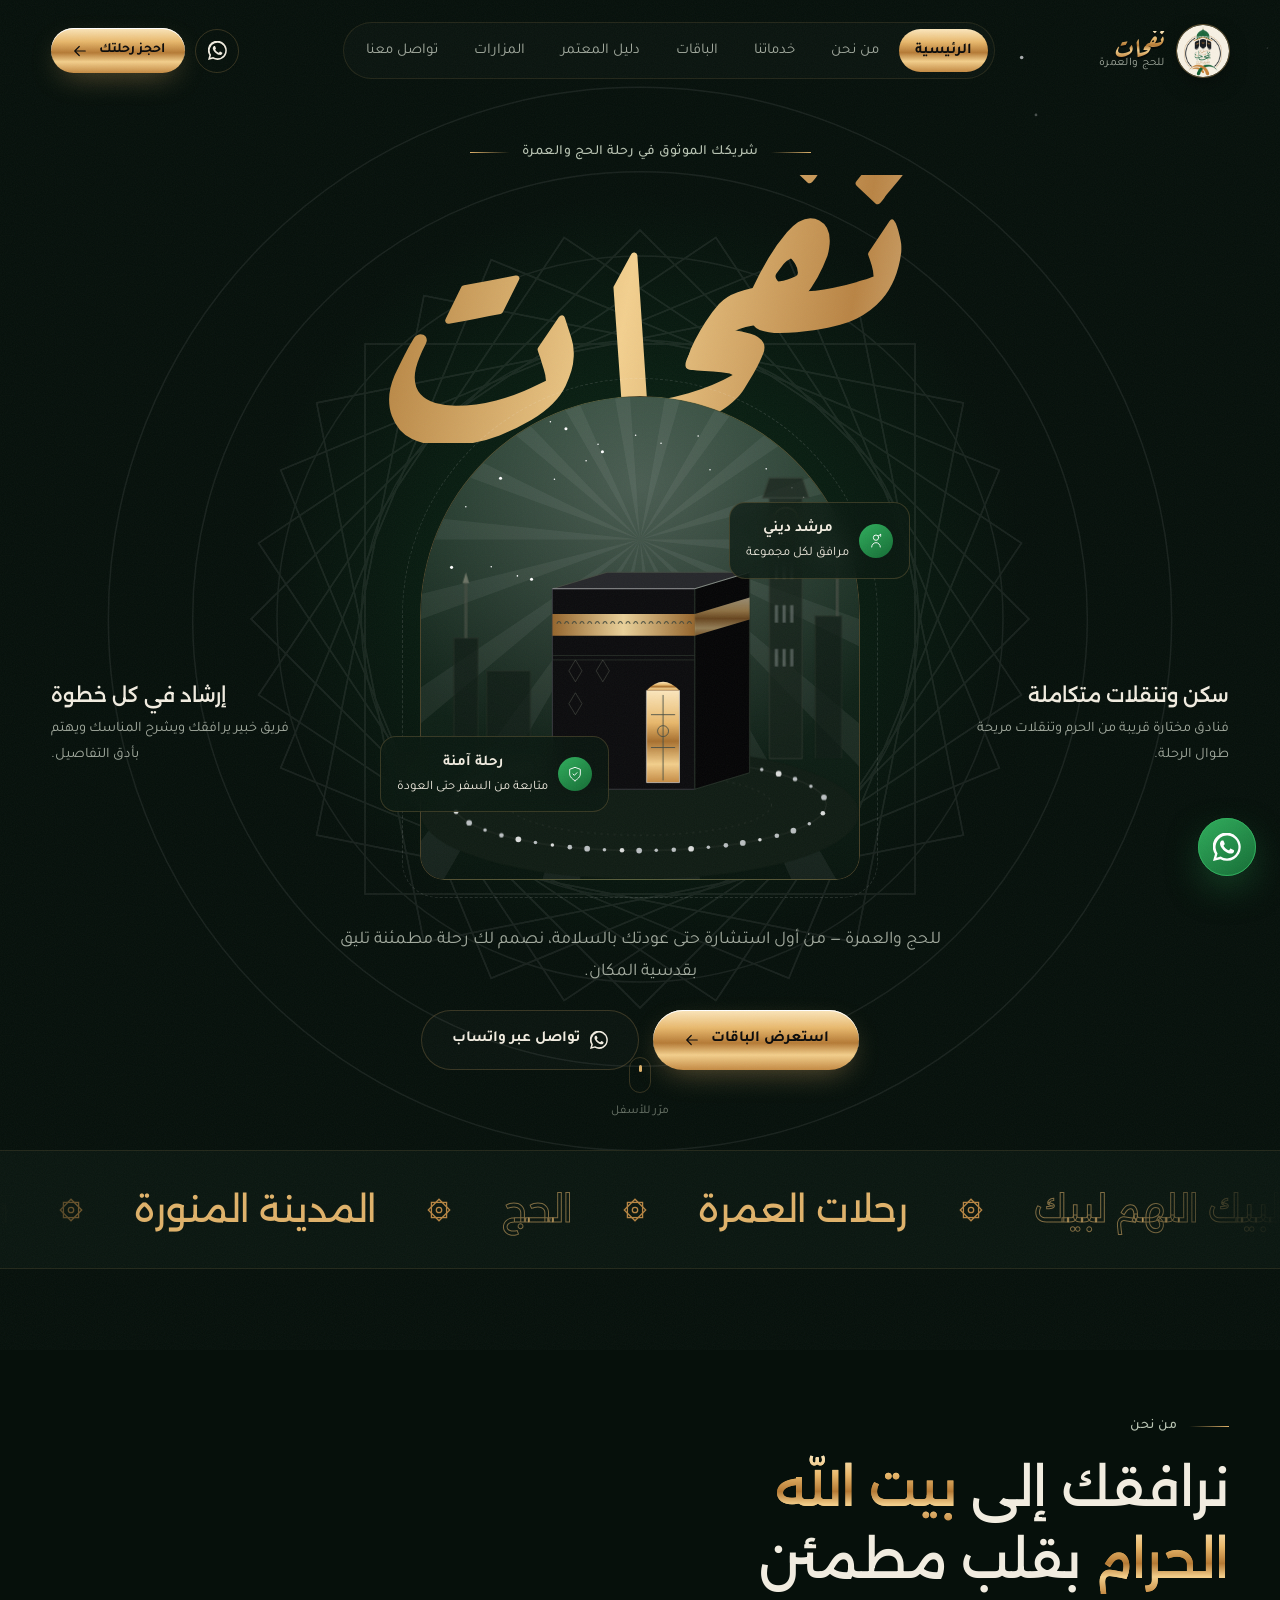
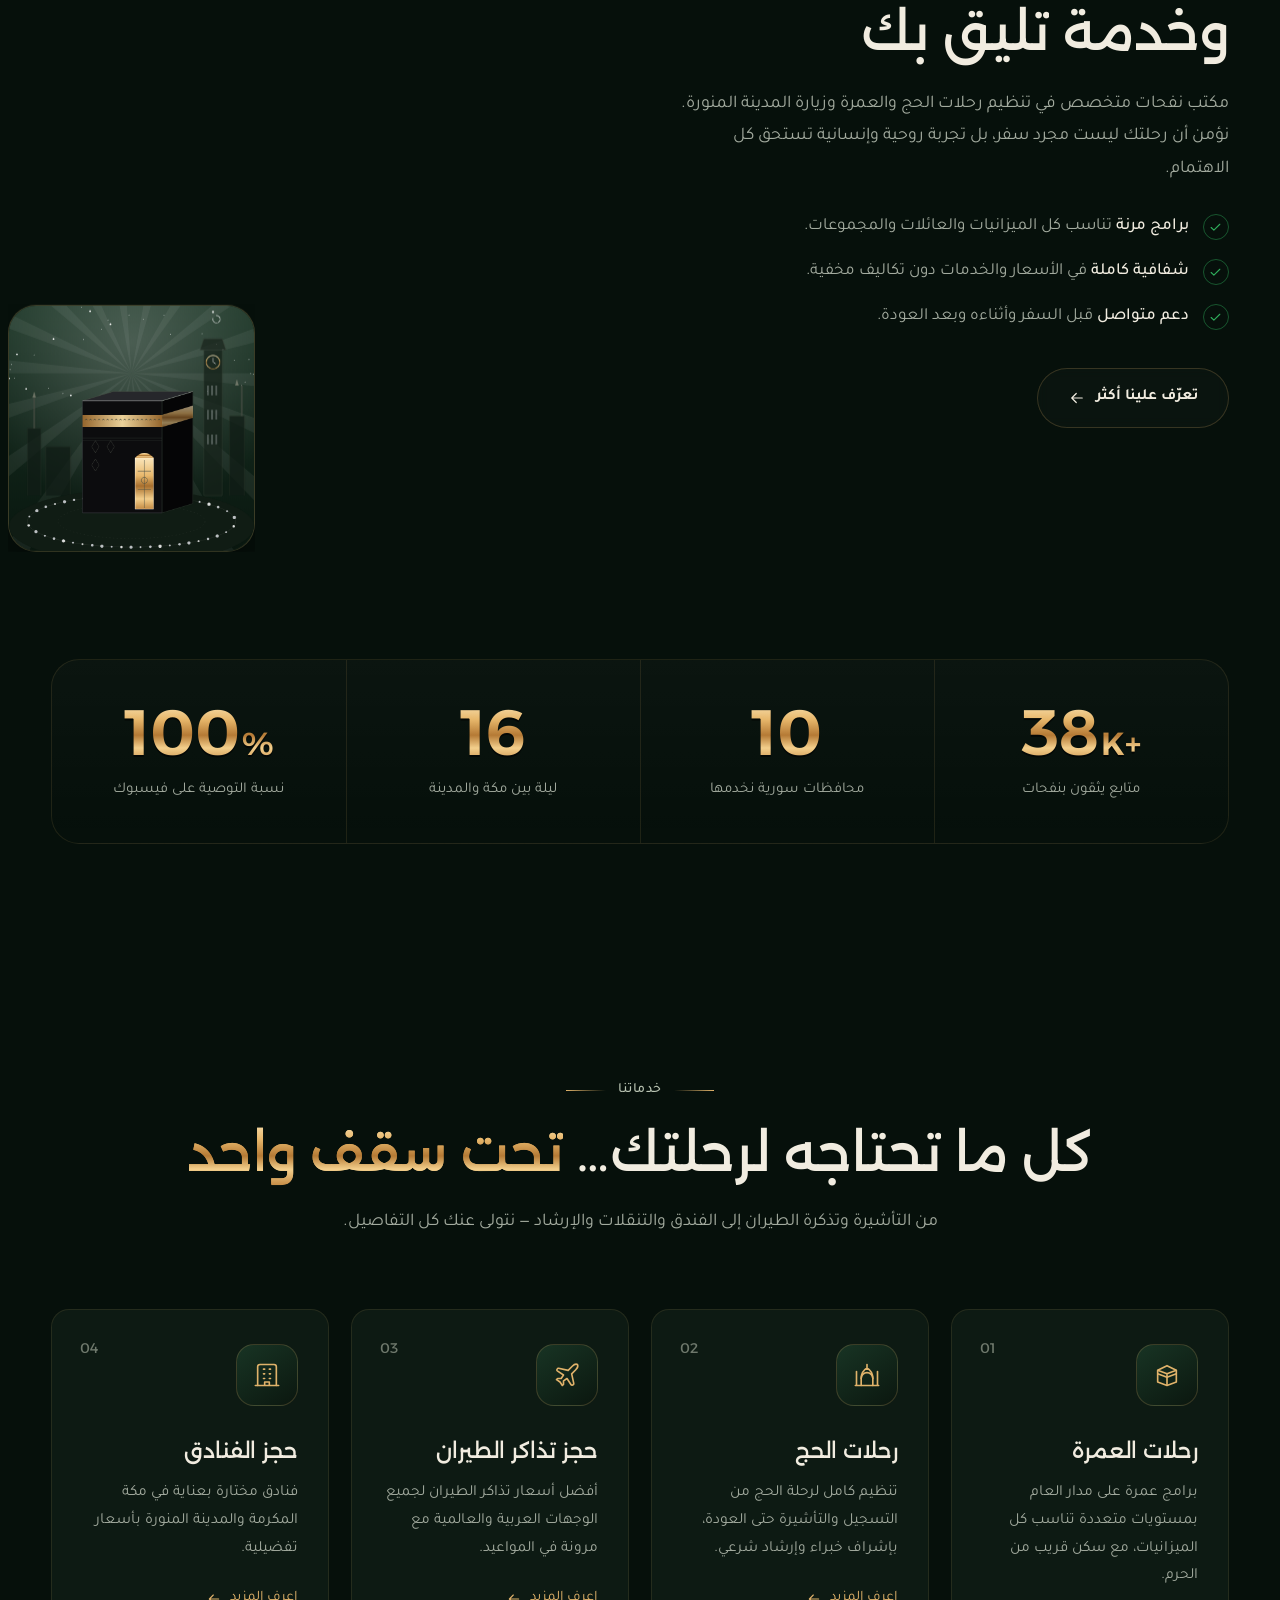
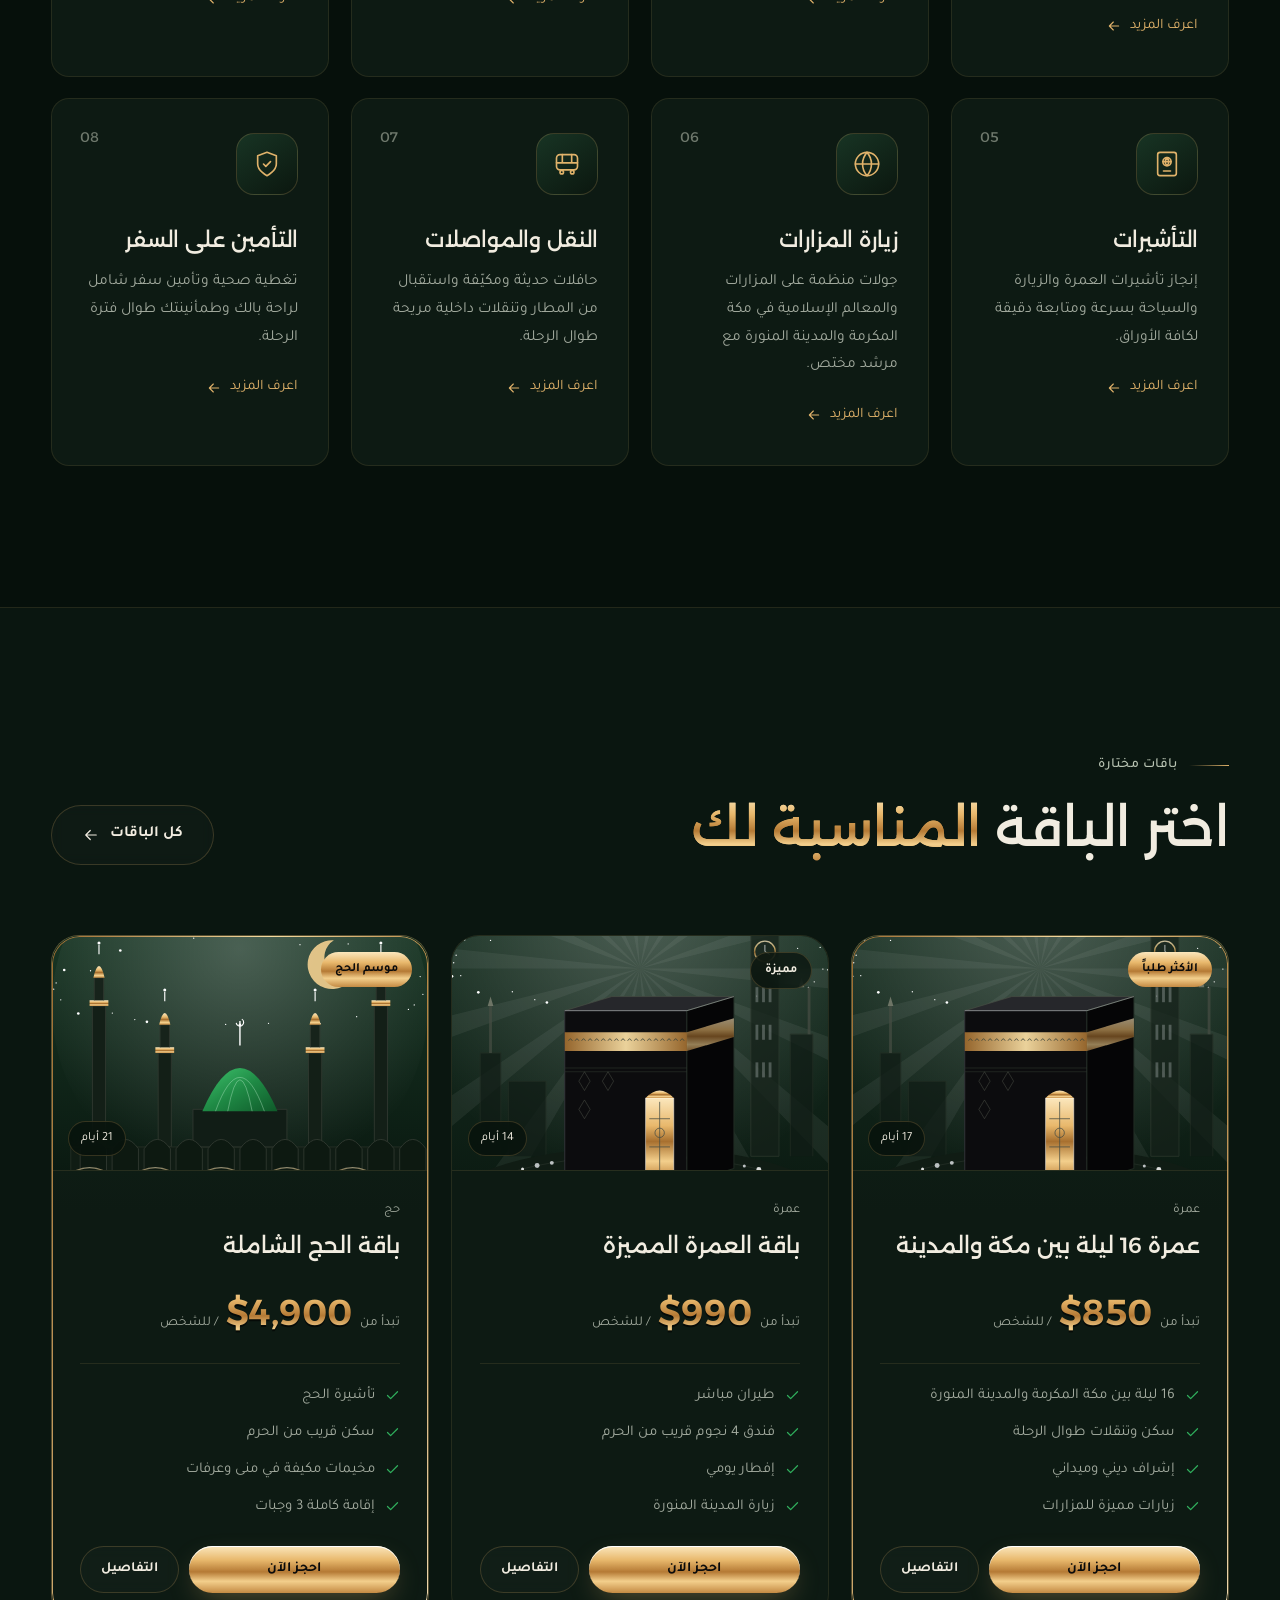
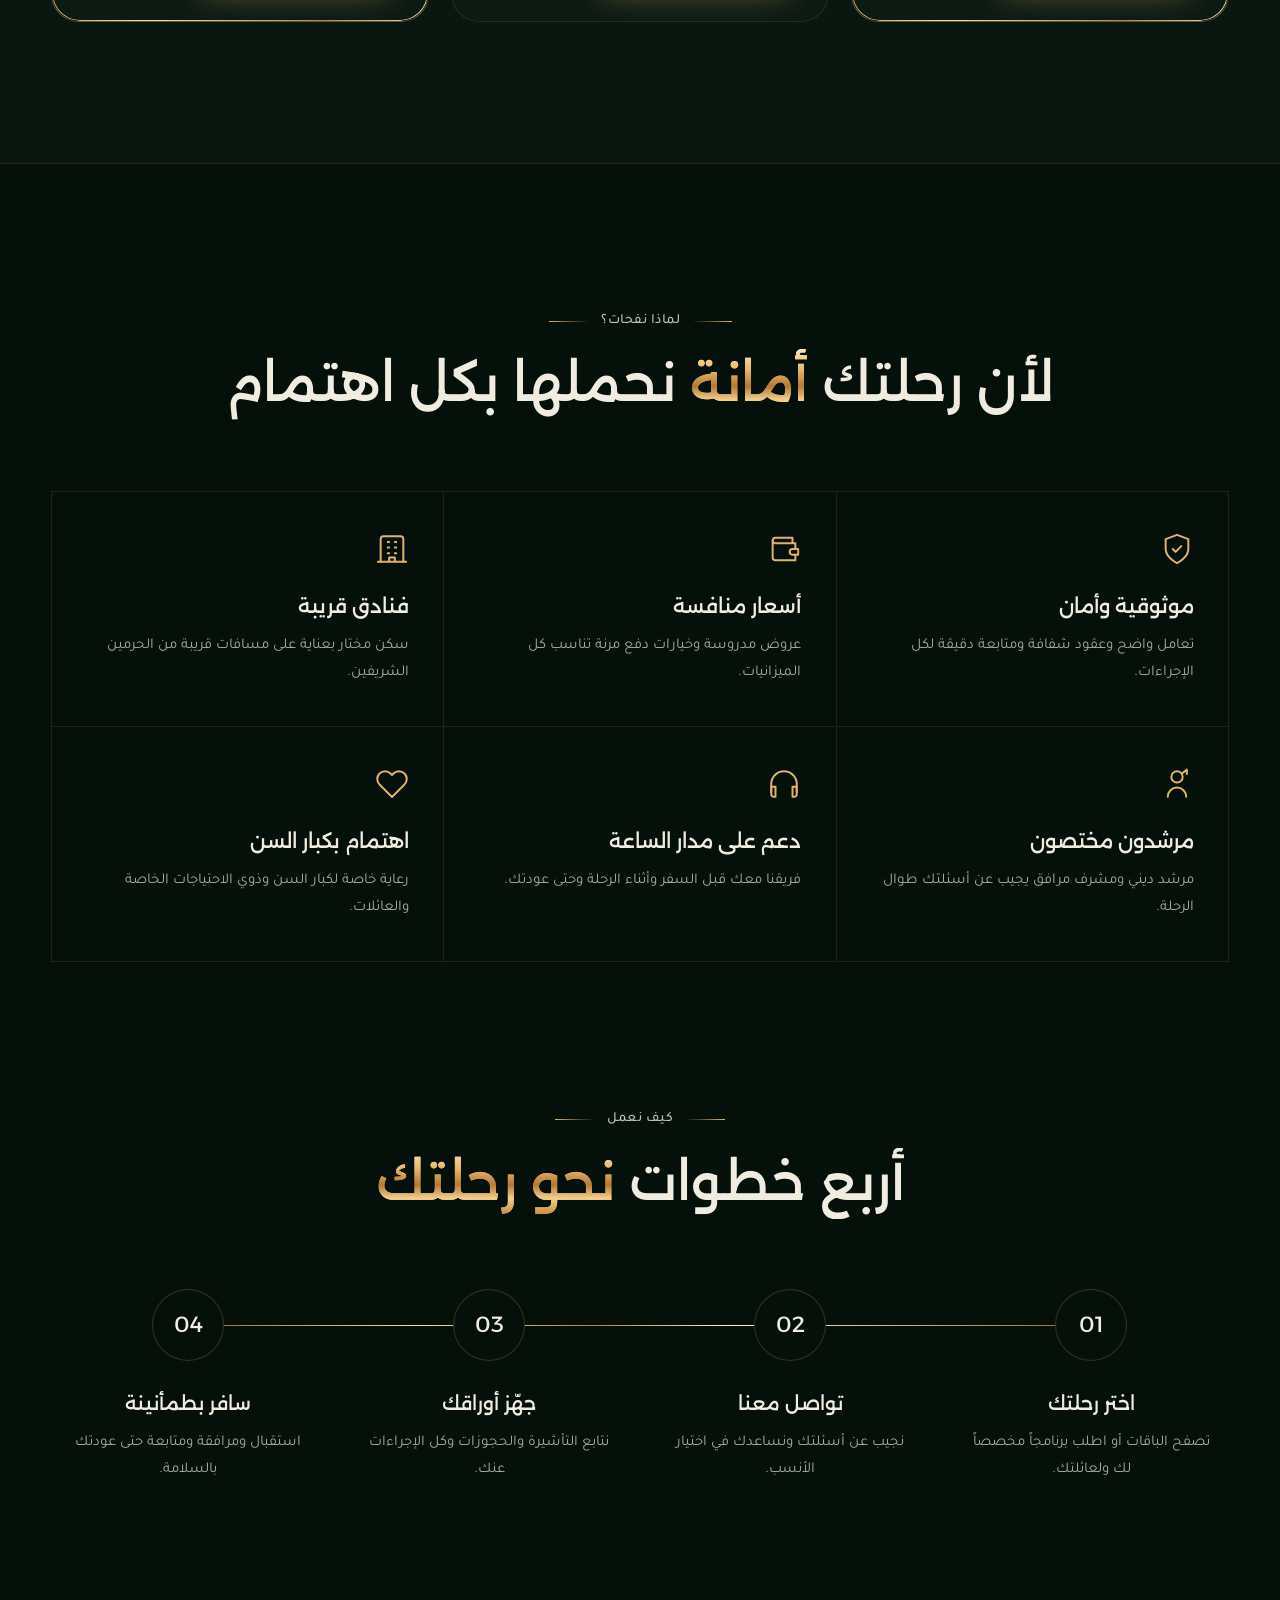
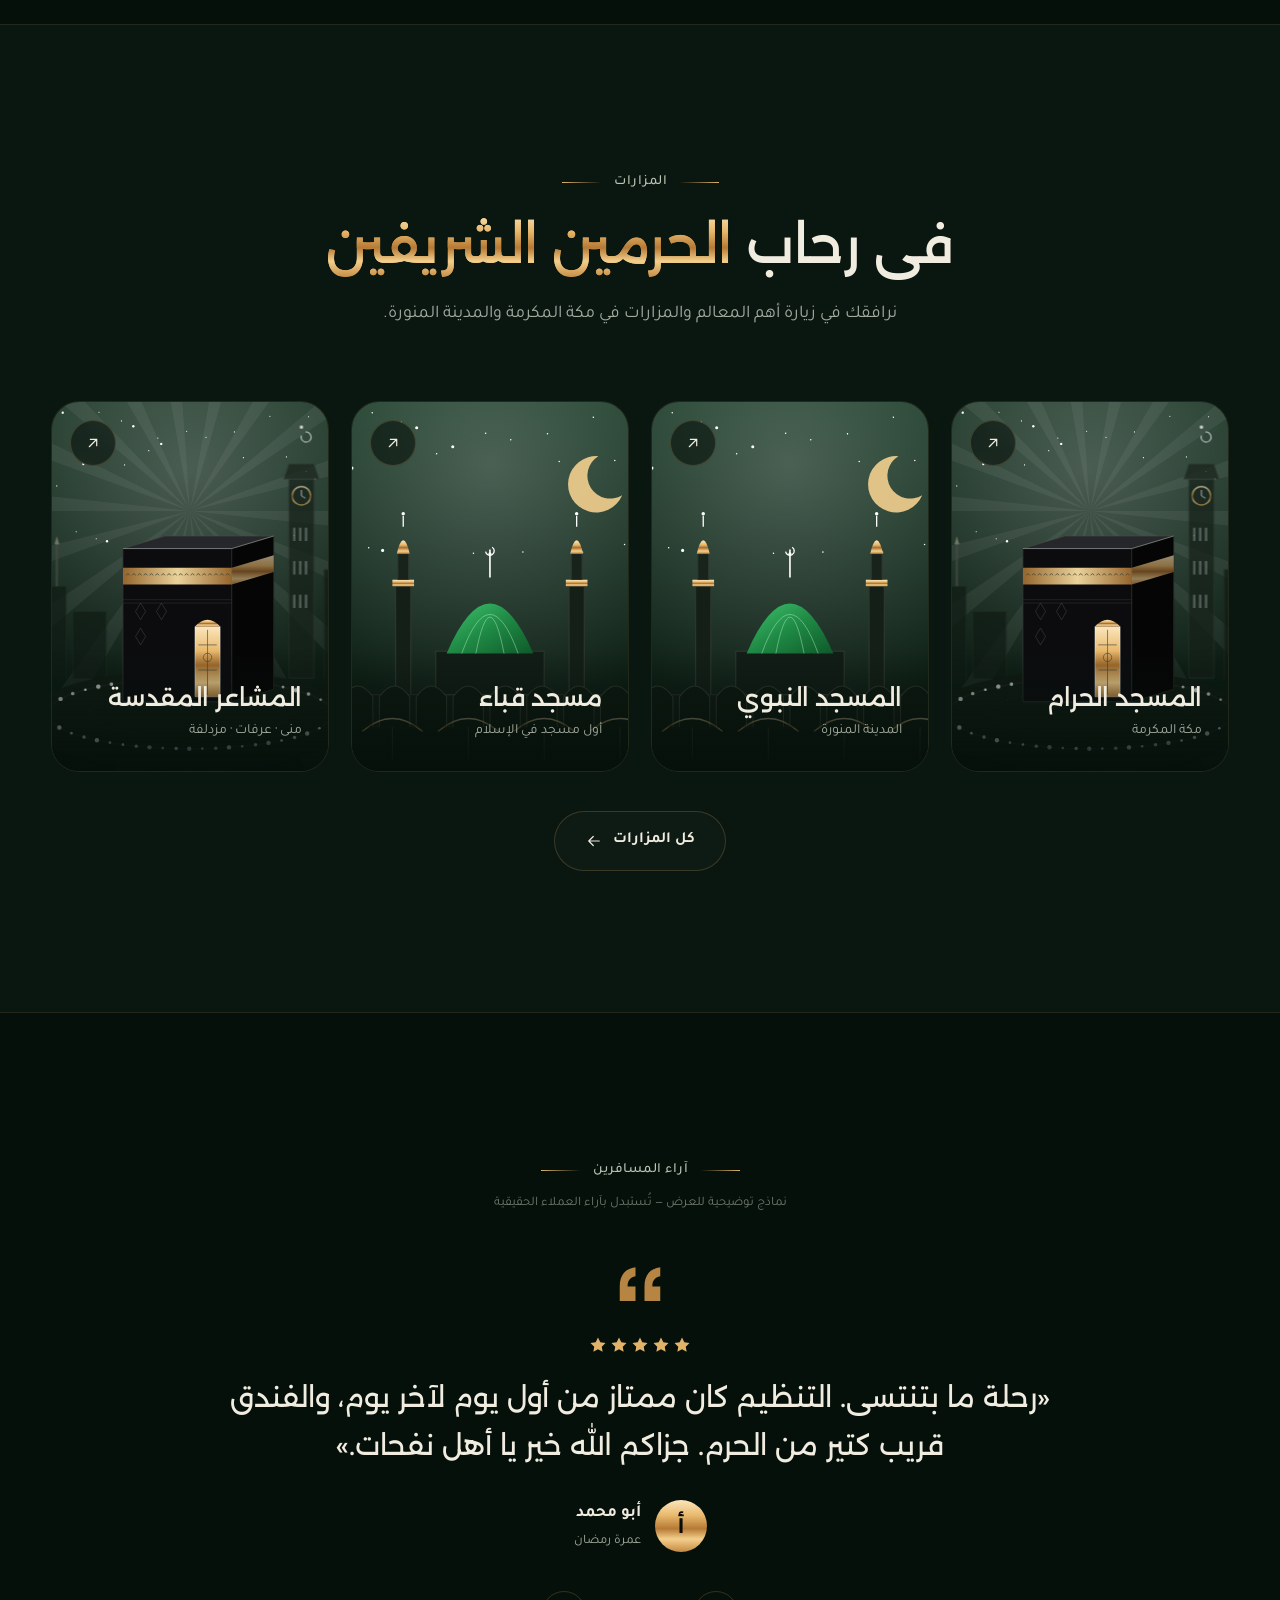
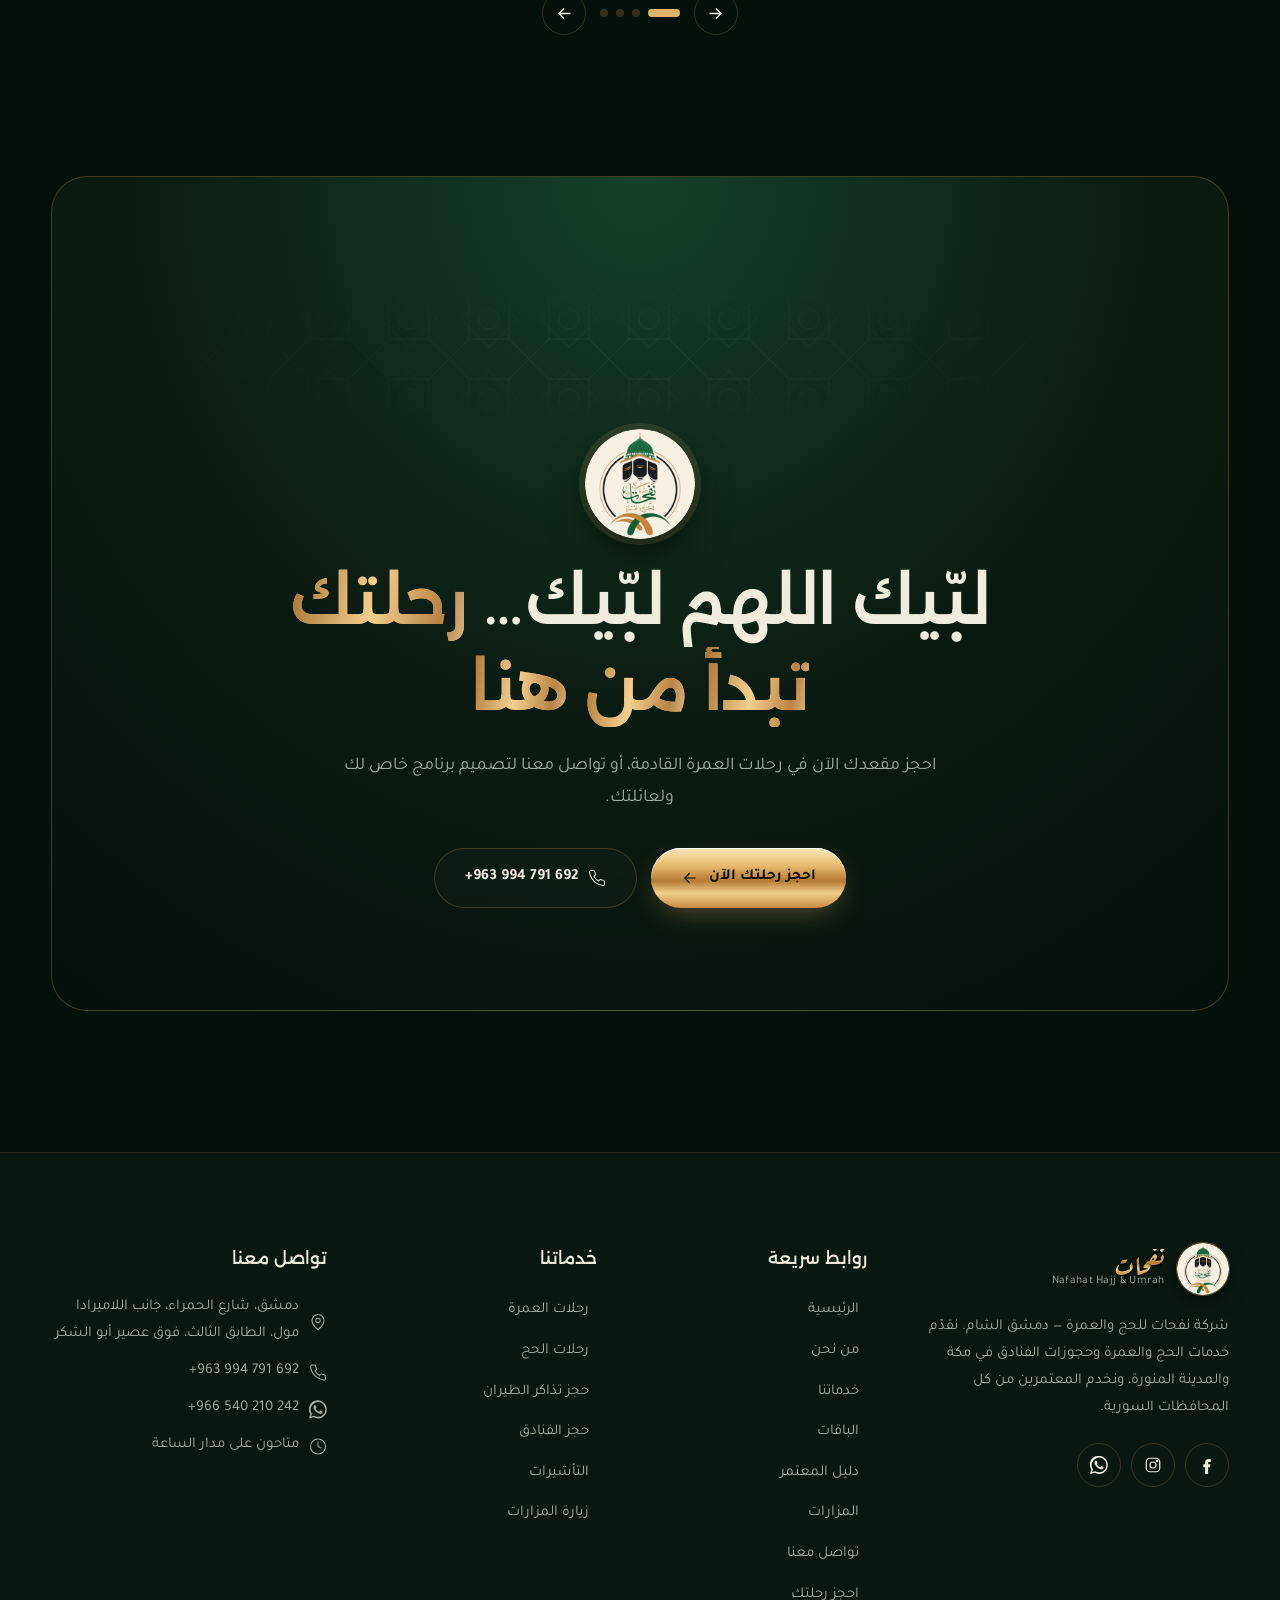
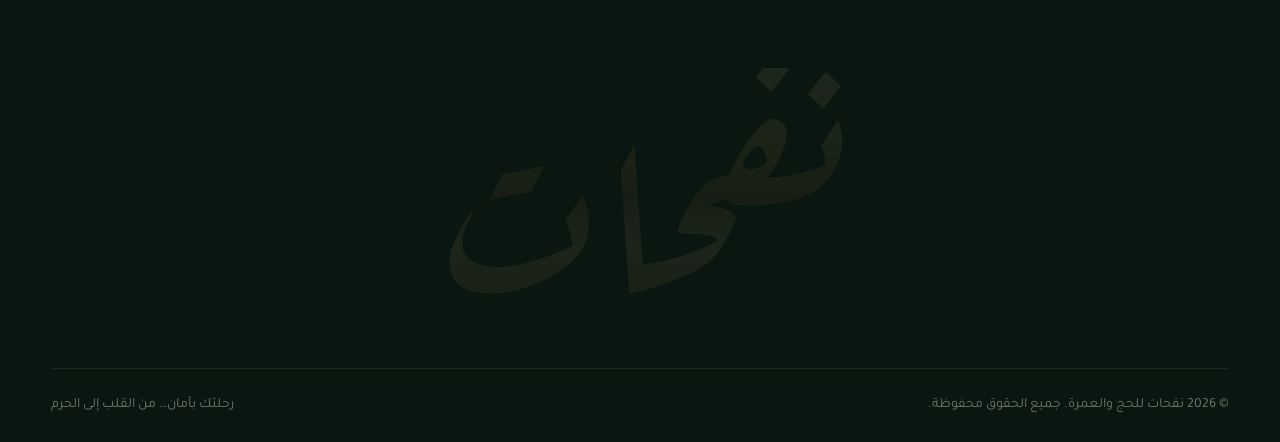
<file: index.html>
<!DOCTYPE html>
<html lang="ar" dir="rtl">
<head>
  <meta charset="UTF-8">
  <meta name="viewport" content="width=device-width, initial-scale=1.0">
  <title>نفحات للحج والعمرة | Nafahat</title>
  <meta name="description" content="نفحات للحج والعمرة - برامج عمرة وحج متكاملة، فنادق قريبة من الحرم، تأشيرات وتنقلات وإرشاد ديني بخدمة موثوقة.">
  <meta name="theme-color" content="#06100b">
  <link rel="icon" href="assets/logo-badge.png">
  <link rel="preconnect" href="https://fonts.googleapis.com"><link rel="preconnect" href="https://fonts.gstatic.com" crossorigin>
  <link href="https://fonts.googleapis.com/css2?family=Alexandria:wght@300;400;500;600;700&family=Aref+Ruqaa:wght@400;700&family=Tajawal:wght@300;400;500;700&display=swap" rel="stylesheet">
  <link rel="stylesheet" href="css/style.css">
</head>
<body class="is-loading" data-page="home">

  <div class="preloader">
    <div class="preloader__inner">
      <div class="preloader__logo"><img src="assets/logo-badge.png" alt=""></div>
      <div class="preloader__bar"><i></i></div>
      <div class="preloader__txt">0%</div>
    </div>
  </div>

  <main>
    <!-- ============ HERO ============ -->
    <section class="hero">
      <canvas class="hero__canvas"></canvas>
      <div class="hero__glow"></div>
      <div class="hero__pattern" data-art="rosette"></div>

      <div class="container hero__grid">
        <span class="eyebrow both fade-up" style="--d:.4s">شريكك الموثوق في رحلة الحج والعمرة</span>
        <h1 class="hero__title"><span class="word-reveal metal-shine">نفحات</span></h1>

        <div class="hero__stage">
          <div class="hero__ring"></div>
          <div class="hero__frame" data-art="kaaba"></div>
          <div class="hero__badge"><span class="dot" data-icon="shield"></span><div><b>رحلة آمنة</b>متابعة من السفر حتى العودة</div></div>
          <div class="hero__badge b2"><span class="dot" data-icon="guide"></span><div><b>مرشد ديني</b>مرافق لكل مجموعة</div></div>
        </div>

        <div class="hero__sides">
          <div class="hero__side r">
            <h3 class="h-3">سكن وتنقلات متكاملة</h3>
            <p>فنادق مختارة قريبة من الحرم وتنقلات مريحة طوال الرحلة.</p>
          </div>
          <div class="hero__side l">
            <h3 class="h-3">إرشاد في كل خطوة</h3>
            <p>فريق خبير يرافقك ويشرح المناسك ويهتم بأدق التفاصيل.</p>
          </div>
        </div>

        <div class="hero__sub">
          <p class="lead fade-up" style="--d:1.9s">للحج والعمرة — من أول استشارة حتى عودتك بالسلامة، نصمم لك رحلة مطمئنة تليق بقدسية المكان.</p>
          <div class="hero__actions fade-up" style="--d:2.05s">
            <a href="packages.html" class="btn btn--primary" data-magnetic>استعرض الباقات <span data-icon="arrow" style="display:contents"></span></a>
            <a class="btn btn--ghost" data-wa="السلام عليكم، أود الاستفسار عن رحلات العمرة" data-magnetic><span data-icon="whatsapp" style="display:contents"></span> تواصل عبر واتساب</a>
          </div>
        </div>
      </div>
      <div class="scroll-hint"><i></i>مرّر للأسفل</div>
    </section>

    <!-- ============ MARQUEE ============ -->
    <div class="marquee" aria-hidden="true">
      <div class="marquee__track">
        <div class="marquee__item">لبيك اللهم لبيك <span data-icon="orn"></span> <span class="fill">رحلات العمرة</span> <span data-icon="orn"></span> الحج <span data-icon="orn"></span> <span class="fill">المدينة المنورة</span> <span data-icon="orn"></span> فنادق قريبة من الحرم <span data-icon="orn"></span> <span class="fill">إرشاد ديني</span> <span data-icon="orn"></span></div>
        <div class="marquee__item">لبيك اللهم لبيك <span data-icon="orn"></span> <span class="fill">رحلات العمرة</span> <span data-icon="orn"></span> الحج <span data-icon="orn"></span> <span class="fill">المدينة المنورة</span> <span data-icon="orn"></span> فنادق قريبة من الحرم <span data-icon="orn"></span> <span class="fill">إرشاد ديني</span> <span data-icon="orn"></span></div>
      </div>
    </div>

    <!-- ============ ABOUT INTRO ============ -->
    <section class="section">
      <div class="container split">
        <div>
          <span class="eyebrow" data-reveal="up">من نحن</span>
          <h2 class="h-1 split-words" style="margin:14px 0 18px">نرافقك إلى <span class="metal">بيت الله الحرام</span> بقلب مطمئن وخدمة تليق بك</h2>
          <p class="lead" data-reveal="up" style="--rd:.1s">مكتب نفحات متخصص في تنظيم رحلات الحج والعمرة وزيارة المدينة المنورة. نؤمن أن رحلتك ليست مجرد سفر، بل تجربة روحية وإنسانية تستحق كل الاهتمام.</p>
          <ul class="check-list">
            <li data-reveal="up" style="--rd:.15s"><i data-icon="check"></i><span><b>برامج مرنة</b> تناسب كل الميزانيات والعائلات والمجموعات.</span></li>
            <li data-reveal="up" style="--rd:.2s"><i data-icon="check"></i><span><b>شفافية كاملة</b> في الأسعار والخدمات دون تكاليف مخفية.</span></li>
            <li data-reveal="up" style="--rd:.25s"><i data-icon="check"></i><span><b>دعم متواصل</b> قبل السفر وأثناءه وبعد العودة.</span></li>
          </ul>
          <a href="about.html" class="btn btn--ghost" data-reveal="up" style="--rd:.3s" data-magnetic>تعرّف علينا أكثر <span data-icon="arrow" style="display:contents"></span></a>
        </div>
        <div class="stack-visual">
          <div class="visual-card" data-reveal="clip" data-speed="0.05" data-art="madinah">
            <div class="visual-card__tag"><div><small>المدينة المنورة</small><b>زيارة المسجد النبوي الشريف</b></div><div class="card__icon" style="margin:0;width:48px;height:48px" data-icon="mosque"></div></div>
          </div>
          <div class="visual-card small" data-reveal="scale" style="--rd:.3s" data-speed="-0.06" data-art="kaaba"></div>
        </div>
      </div>
    </section>

    <!-- ============ STATS ============ -->
    <section class="section--tight">
      <div class="container">
        <div class="stats" data-reveal="up">
          <div class="stat"><div class="stat__num metal"><span data-count="38">0</span><small>K+</small></div><p>متابع يثقون بنفحات</p></div>
          <div class="stat"><div class="stat__num metal"><span data-count="10">0</span></div><p>محافظات سورية نخدمها</p></div>
          <div class="stat"><div class="stat__num metal"><span data-count="16">0</span></div><p>ليلة بين مكة والمدينة</p></div>
          <div class="stat"><div class="stat__num metal"><span data-count="100">0</span><small>%</small></div><p>نسبة التوصية على فيسبوك</p></div>
        </div>
      </div>
    </section>

    <!-- ============ SERVICES ============ -->
    <section class="section">
      <div class="container">
        <div class="sec-head center">
          <span class="eyebrow both" data-reveal="up">خدماتنا</span>
          <h2 class="h-1 split-words">كل ما تحتاجه لرحلتك… <span class="metal">تحت سقف واحد</span></h2>
          <p class="lead" data-reveal="up">من التأشيرة وتذكرة الطيران إلى الفندق والتنقلات والإرشاد — نتولى عنك كل التفاصيل.</p>
        </div>
        <div class="grid grid-4" id="services-grid" data-limit="8"></div>
      </div>
    </section>

    <!-- ============ PACKAGES ============ -->
    <section class="section" style="background:var(--bg-2);border-block:1px solid var(--line)">
      <div class="container">
        <div class="sec-head" style="display:flex;justify-content:space-between;align-items:flex-end;gap:30px;flex-wrap:wrap">
          <div>
            <span class="eyebrow" data-reveal="up">باقات مختارة</span>
            <h2 class="h-1 split-words" style="margin:14px 0 0">اختر الباقة <span class="metal">المناسبة لك</span></h2>
          </div>
          <a href="packages.html" class="btn btn--ghost" data-reveal="up" data-magnetic>كل الباقات <span data-icon="arrow" style="display:contents"></span></a>
        </div>
        <div class="grid grid-3" id="packages-grid" data-limit="3"></div>
      </div>
    </section>

    <!-- ============ WHY US ============ -->
    <section class="section">
      <div class="container">
        <div class="sec-head center">
          <span class="eyebrow both" data-reveal="up">لماذا نفحات؟</span>
          <h2 class="h-1 split-words">لأن رحلتك <span class="metal">أمانة</span> نحملها بكل اهتمام</h2>
        </div>
        <div class="why">
          <div class="why__item" data-reveal="up"><span data-icon="shield"></span><h3>موثوقية وأمان</h3><p>تعامل واضح وعقود شفافة ومتابعة دقيقة لكل الإجراءات.</p></div>
          <div class="why__item" data-reveal="up" style="--rd:.08s"><span data-icon="wallet"></span><h3>أسعار منافسة</h3><p>عروض مدروسة وخيارات دفع مرنة تناسب كل الميزانيات.</p></div>
          <div class="why__item" data-reveal="up" style="--rd:.16s"><span data-icon="hotel"></span><h3>فنادق قريبة</h3><p>سكن مختار بعناية على مسافات قريبة من الحرمين الشريفين.</p></div>
          <div class="why__item" data-reveal="up"><span data-icon="guide"></span><h3>مرشدون مختصون</h3><p>مرشد ديني ومشرف مرافق يجيب عن أسئلتك طوال الرحلة.</p></div>
          <div class="why__item" data-reveal="up" style="--rd:.08s"><span data-icon="headset"></span><h3>دعم على مدار الساعة</h3><p>فريقنا معك قبل السفر وأثناء الرحلة وحتى عودتك.</p></div>
          <div class="why__item" data-reveal="up" style="--rd:.16s"><span data-icon="heart"></span><h3>اهتمام بكبار السن</h3><p>رعاية خاصة لكبار السن وذوي الاحتياجات الخاصة والعائلات.</p></div>
        </div>
      </div>
    </section>

    <!-- ============ PROCESS ============ -->
    <section class="section" style="padding-top:0">
      <div class="container">
        <div class="sec-head center">
          <span class="eyebrow both" data-reveal="up">كيف نعمل</span>
          <h2 class="h-1 split-words">أربع خطوات <span class="metal">نحو رحلتك</span></h2>
        </div>
        <div class="process">
          <div class="process__line"><i></i></div>
          <div class="step" data-reveal="up"><div class="step__n">01</div><h3>اختر رحلتك</h3><p>تصفح الباقات أو اطلب برنامجاً مخصصاً لك ولعائلتك.</p></div>
          <div class="step" data-reveal="up" style="--rd:.15s"><div class="step__n">02</div><h3>تواصل معنا</h3><p>نجيب عن أسئلتك ونساعدك في اختيار الأنسب.</p></div>
          <div class="step" data-reveal="up" style="--rd:.3s"><div class="step__n">03</div><h3>جهّز أوراقك</h3><p>نتابع التأشيرة والحجوزات وكل الإجراءات عنك.</p></div>
          <div class="step" data-reveal="up" style="--rd:.45s"><div class="step__n">04</div><h3>سافر بطمأنينة</h3><p>استقبال ومرافقة ومتابعة حتى عودتك بالسلامة.</p></div>
        </div>
      </div>
    </section>

    <!-- ============ ZIYARAT TEASER ============ -->
    <section class="section" style="background:var(--bg-2);border-block:1px solid var(--line)">
      <div class="container">
        <div class="sec-head center">
          <span class="eyebrow both" data-reveal="up">المزارات</span>
          <h2 class="h-1 split-words">في رحاب <span class="metal">الحرمين الشريفين</span></h2>
          <p class="lead" data-reveal="up">نرافقك في زيارة أهم المعالم والمزارات في مكة المكرمة والمدينة المنورة.</p>
        </div>
        <div class="grid grid-4">
          <a href="ziyarat.html" class="dest" data-reveal="up" data-art="kaaba"><span class="dest__go" data-icon="arrowUp"></span><div class="dest__body"><h3>المسجد الحرام</h3><p>مكة المكرمة</p></div></a>
          <a href="ziyarat.html" class="dest" data-reveal="up" style="--rd:.1s" data-art="madinah"><span class="dest__go" data-icon="arrowUp"></span><div class="dest__body"><h3>المسجد النبوي</h3><p>المدينة المنورة</p></div></a>
          <a href="ziyarat.html" class="dest" data-reveal="up" style="--rd:.2s" data-art="madinah"><span class="dest__go" data-icon="arrowUp"></span><div class="dest__body"><h3>مسجد قباء</h3><p>أول مسجد في الإسلام</p></div></a>
          <a href="ziyarat.html" class="dest" data-reveal="up" style="--rd:.3s" data-art="kaaba"><span class="dest__go" data-icon="arrowUp"></span><div class="dest__body"><h3>المشاعر المقدسة</h3><p>منى · عرفات · مزدلفة</p></div></a>
        </div>
        <div class="center" style="margin-top:40px" data-reveal="up"><a href="ziyarat.html" class="btn btn--ghost" data-magnetic>كل المزارات <span data-icon="arrow" style="display:contents"></span></a></div>
      </div>
    </section>

    <!-- ============ TESTIMONIALS ============ -->
    <section class="section">
      <div class="container">
        <div class="sec-head center" style="margin-bottom:40px">
          <span class="eyebrow both" data-reveal="up">آراء المسافرين</span>
          <p style="color:var(--dim);font-size:13px;margin-top:8px">نماذج توضيحية للعرض — تُستبدل بآراء العملاء الحقيقية</p>
        </div>
        <div class="tst" data-reveal="blur">
          <div class="tst__quote" data-icon="quote"></div>
          <div class="tst__viewport"><div class="tst__track" id="tst-track"></div></div>
          <div class="tst__nav">
            <button class="icon-btn" id="tst-prev" aria-label="السابق" style="transform:scaleX(-1)" data-icon="arrow"></button>
            <div class="tst__dots" id="tst-dots"></div>
            <button class="icon-btn" id="tst-next" aria-label="التالي" data-icon="arrow"></button>
          </div>
        </div>
      </div>
    </section>

    <!-- ============ CTA ============ -->
    <section class="section" style="padding-top:0">
      <div class="container">
        <div class="cta" data-reveal="scale">
          <div class="cta__pattern" data-art="pattern"></div>
          <img class="cta__logo" src="assets/logo-badge.png" alt="">
          <h2 class="h-display split-words">لبّيك اللهم لبّيك… <span class="metal-shine">رحلتك تبدأ من هنا</span></h2>
          <p class="lead">احجز مقعدك الآن في رحلات العمرة القادمة، أو تواصل معنا لتصميم برنامج خاص لك ولعائلتك.</p>
          <div class="hero__actions">
            <a href="booking.html" class="btn btn--primary" data-magnetic>احجز رحلتك الآن <span data-icon="arrow" style="display:contents"></span></a>
            <a class="btn btn--ghost" data-tel data-magnetic><span data-icon="phone" style="display:contents"></span> <span data-site="phone" dir="ltr"></span></a>
          </div>
        </div>
      </div>
    </section>
  </main>

  <script src="js/data.js"></script>
  <script src="js/main.js"></script>
</body>
</html>
</file>
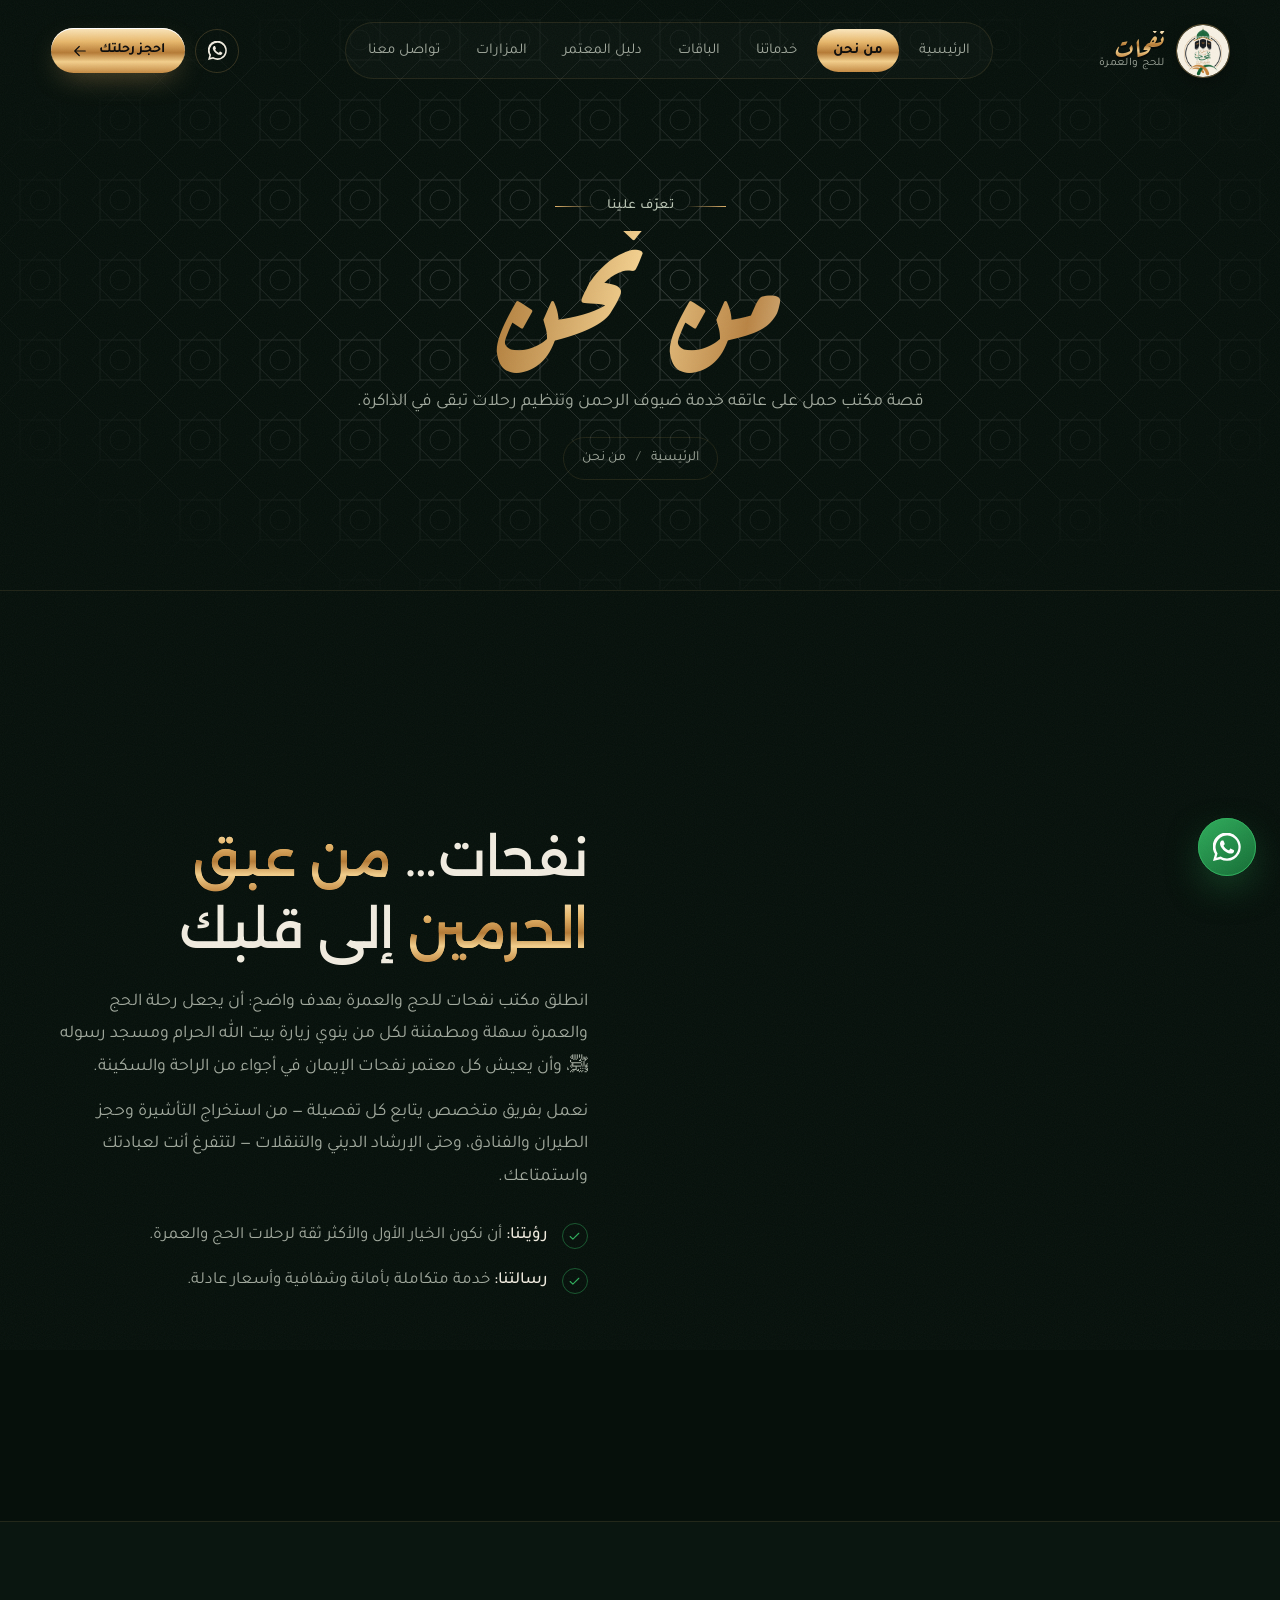
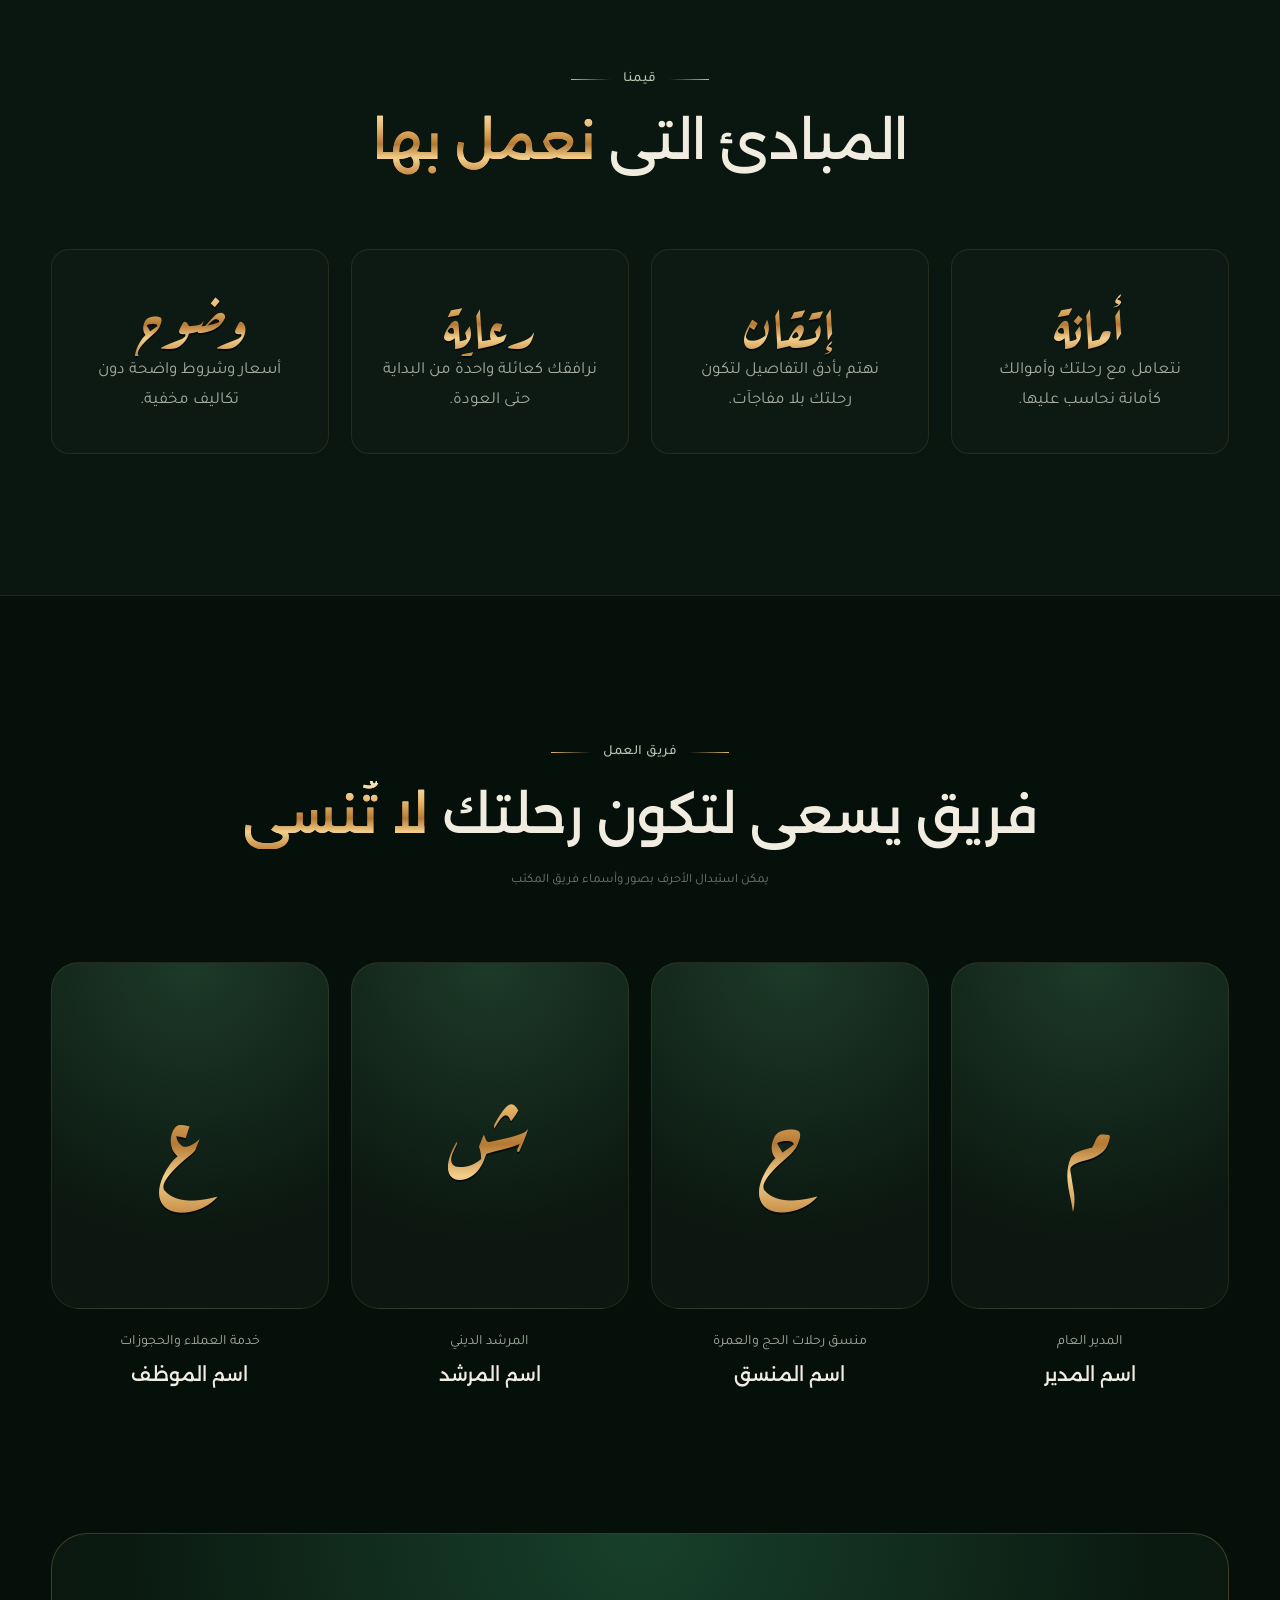
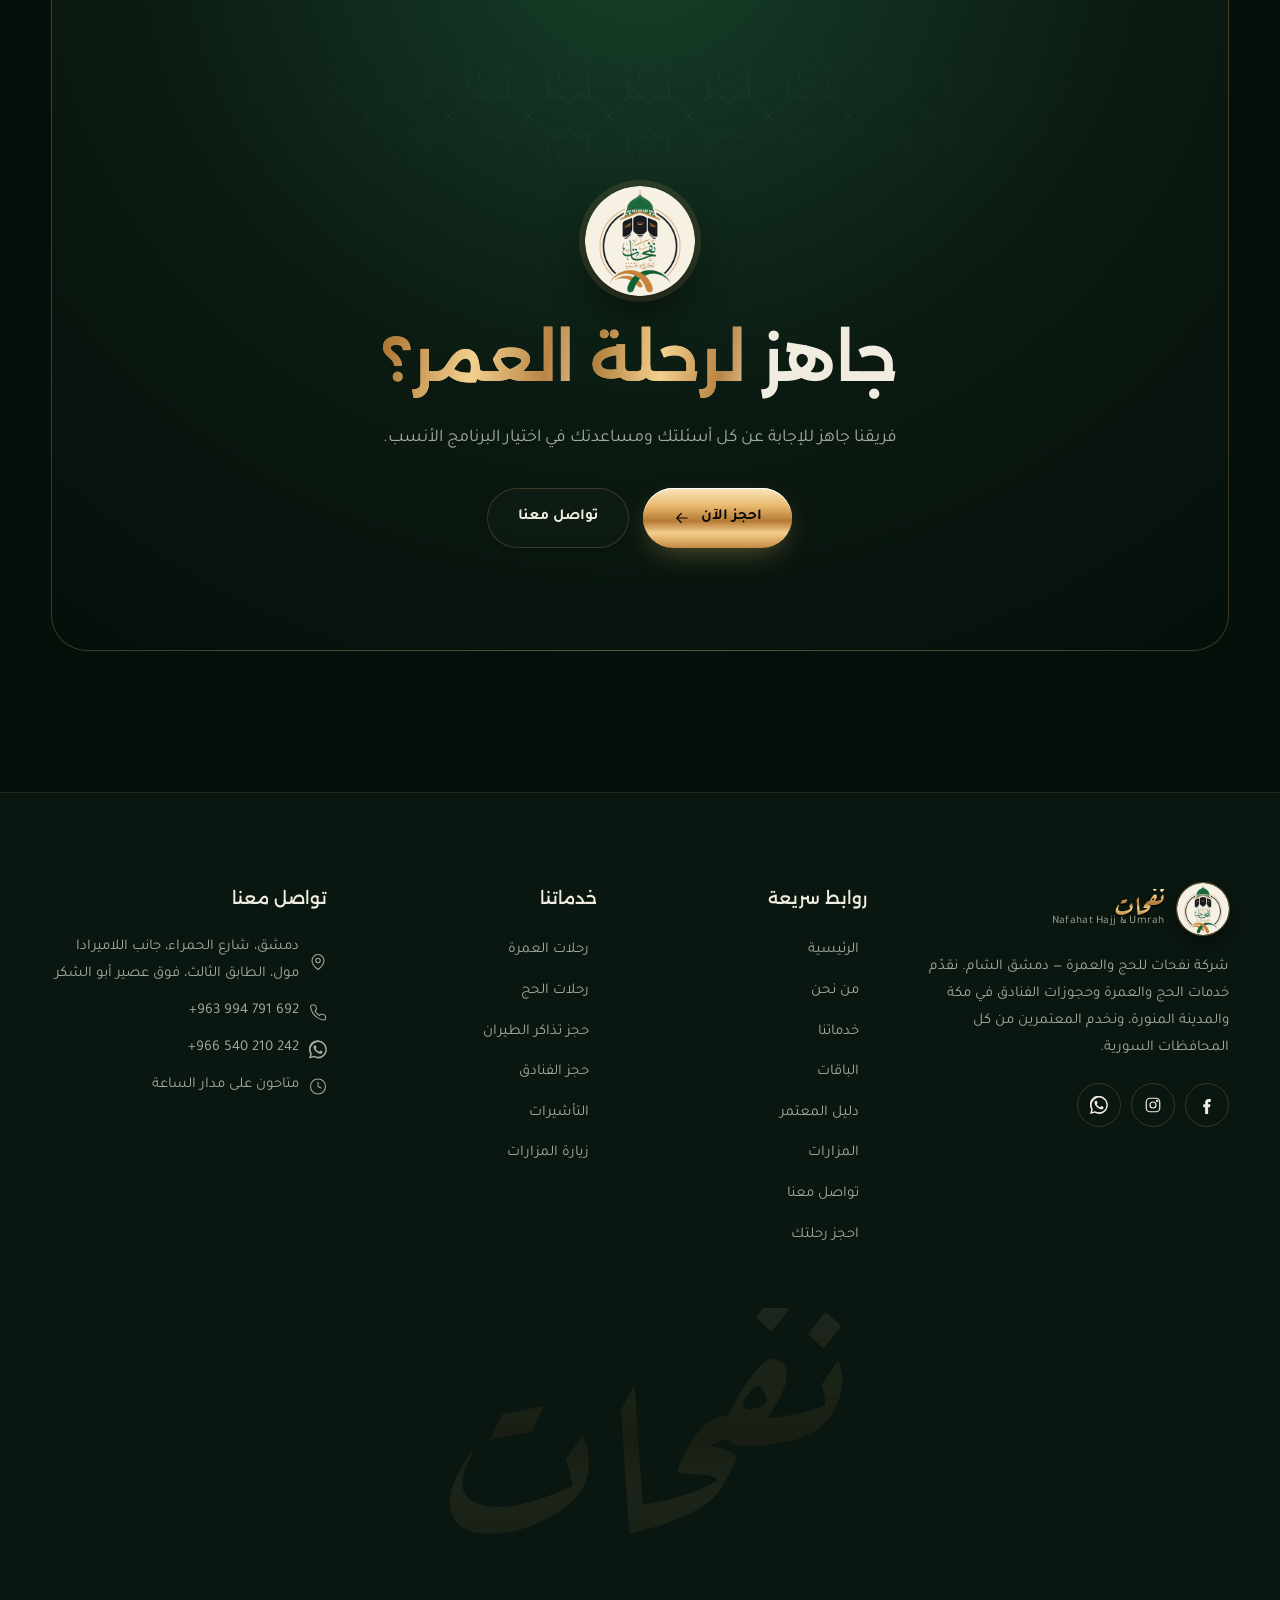
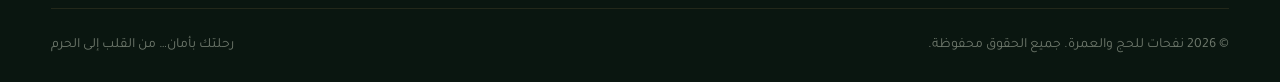
<file: about.html>
<!DOCTYPE html>
<html lang="ar" dir="rtl">
<head>
  <meta charset="UTF-8">
  <meta name="viewport" content="width=device-width, initial-scale=1.0">
  <title>من نحن | نفحات للحج والعمرة</title>
  <meta name="description" content="نفحات للحج والعمرة - برامج عمرة وحج متكاملة، فنادق قريبة من الحرم، تأشيرات وتنقلات وإرشاد ديني بخدمة موثوقة.">
  <meta name="theme-color" content="#06100b">
  <link rel="icon" href="assets/logo-badge.png">
  <link rel="preconnect" href="https://fonts.googleapis.com"><link rel="preconnect" href="https://fonts.gstatic.com" crossorigin>
  <link href="https://fonts.googleapis.com/css2?family=Alexandria:wght@300;400;500;600;700&family=Aref+Ruqaa:wght@400;700&family=Tajawal:wght@300;400;500;700&display=swap" rel="stylesheet">
  <link rel="stylesheet" href="css/style.css">
</head>
<body class="is-loading" data-page="about">

  <div class="preloader">
    <div class="preloader__inner">
      <div class="preloader__logo"><img src="assets/logo-badge.png" alt=""></div>
      <div class="preloader__bar"><i></i></div>
      <div class="preloader__txt">0%</div>
    </div>
  </div>

    <main>
    <section class="page-hero">
      <div class="page-hero__bg" data-art="pattern"></div>
      <div class="container">
        <span class="eyebrow both" data-reveal="up">تعرّف علينا</span>
        <h1 class="page-hero__title"><span class="word-reveal metal-shine">من نحن</span></h1>
        <p class="lead" style="margin-inline:auto" data-reveal="up">قصة مكتب حمل على عاتقه خدمة ضيوف الرحمن وتنظيم رحلات تبقى في الذاكرة.</p>
        <div class="crumbs" data-reveal="up"><a href="index.html">الرئيسية</a><span>/</span>من نحن</div>
      </div>
    </section>

    <section class="section">
      <div class="container split">
        <div class="stack-visual">
          <div class="visual-card" data-reveal="clip" data-speed="0.05" data-art="kaaba">
            <div class="visual-card__tag"><div><small>رسالتنا</small><b>خدمة ضيوف الرحمن شرف ومسؤولية</b></div><div class="card__icon" style="margin:0;width:48px;height:48px" data-icon="kaaba"></div></div>
          </div>
        </div>
        <div>
          <span class="eyebrow" data-reveal="up">قصتنا</span>
          <h2 class="h-1 split-words" style="margin:14px 0 18px">نفحات… <span class="metal">من عبق الحرمين</span> إلى قلبك</h2>
          <p class="lead" data-reveal="up">انطلق مكتب نفحات للحج والعمرة بهدف واضح: أن يجعل رحلة الحج والعمرة سهلة ومطمئنة لكل من ينوي زيارة بيت الله الحرام ومسجد رسوله ﷺ، وأن يعيش كل معتمر نفحات الإيمان في أجواء من الراحة والسكينة.</p>
          <p class="lead" data-reveal="up" style="margin-top:14px">نعمل بفريق متخصص يتابع كل تفصيلة — من استخراج التأشيرة وحجز الطيران والفنادق، وحتى الإرشاد الديني والتنقلات — لتتفرغ أنت لعبادتك واستمتاعك.</p>
          <ul class="check-list">
            <li data-reveal="up"><i data-icon="check"></i><span><b>رؤيتنا:</b> أن نكون الخيار الأول والأكثر ثقة لرحلات الحج والعمرة.</span></li>
            <li data-reveal="up" style="--rd:.08s"><i data-icon="check"></i><span><b>رسالتنا:</b> خدمة متكاملة بأمانة وشفافية وأسعار عادلة.</span></li>
          </ul>
        </div>
      </div>
    </section>

    <section class="section" style="background:var(--bg-2);border-block:1px solid var(--line)">
      <div class="container">
        <div class="sec-head center">
          <span class="eyebrow both" data-reveal="up">قيمنا</span>
          <h2 class="h-1 split-words">المبادئ التي <span class="metal">نعمل بها</span></h2>
        </div>
        <div class="grid grid-4">
          <div class="value" data-reveal="up"><div class="big metal">أمانة</div><p style="color:var(--muted)">نتعامل مع رحلتك وأموالك كأمانة نحاسب عليها.</p></div>
          <div class="value" data-reveal="up" style="--rd:.08s"><div class="big metal">إتقان</div><p style="color:var(--muted)">نهتم بأدق التفاصيل لتكون رحلتك بلا مفاجآت.</p></div>
          <div class="value" data-reveal="up" style="--rd:.16s"><div class="big metal">رعاية</div><p style="color:var(--muted)">نرافقك كعائلة واحدة من البداية حتى العودة.</p></div>
          <div class="value" data-reveal="up" style="--rd:.24s"><div class="big metal">وضوح</div><p style="color:var(--muted)">أسعار وشروط واضحة دون تكاليف مخفية.</p></div>
        </div>
      </div>
    </section>

    <section class="section">
      <div class="container">
        <div class="sec-head center">
          <span class="eyebrow both" data-reveal="up">فريق العمل</span>
          <h2 class="h-1 split-words">فريق يسعى لتكون رحلتك <span class="metal">لا تُنسى</span></h2>
          <p style="color:var(--dim);font-size:13px">يمكن استبدال الأحرف بصور وأسماء فريق المكتب</p>
        </div>
        <div class="grid grid-4">
          <div class="member" data-reveal="up"><div class="member__ph"><span class="metal">م</span></div><small>المدير العام</small><h3>اسم المدير</h3></div>
          <div class="member" data-reveal="up" style="--rd:.08s"><div class="member__ph"><span class="metal">ح</span></div><small>منسق رحلات الحج والعمرة</small><h3>اسم المنسق</h3></div>
          <div class="member" data-reveal="up" style="--rd:.16s"><div class="member__ph"><span class="metal">ش</span></div><small>المرشد الديني</small><h3>اسم المرشد</h3></div>
          <div class="member" data-reveal="up" style="--rd:.24s"><div class="member__ph"><span class="metal">ع</span></div><small>خدمة العملاء والحجوزات</small><h3>اسم الموظف</h3></div>
        </div>
      </div>
    </section>

    <section class="section" style="padding-top:0">
      <div class="container">
        <div class="cta" data-reveal="scale">
          <div class="cta__pattern" data-art="pattern"></div>
          <img class="cta__logo" src="assets/logo-badge.png" alt="">
          <h2 class="h-display split-words">جاهز <span class="metal-shine">لرحلة العمر؟</span></h2>
          <p class="lead">فريقنا جاهز للإجابة عن كل أسئلتك ومساعدتك في اختيار البرنامج الأنسب.</p>
          <div class="hero__actions">
            <a href="booking.html" class="btn btn--primary" data-magnetic>احجز الآن <span data-icon="arrow" style="display:contents"></span></a>
            <a href="contact.html" class="btn btn--ghost" data-magnetic>تواصل معنا</a>
          </div>
        </div>
      </div>
    </section>
  </main>

  <script src="js/data.js"></script>
  <script src="js/main.js"></script>
</body>
</html>
</file>
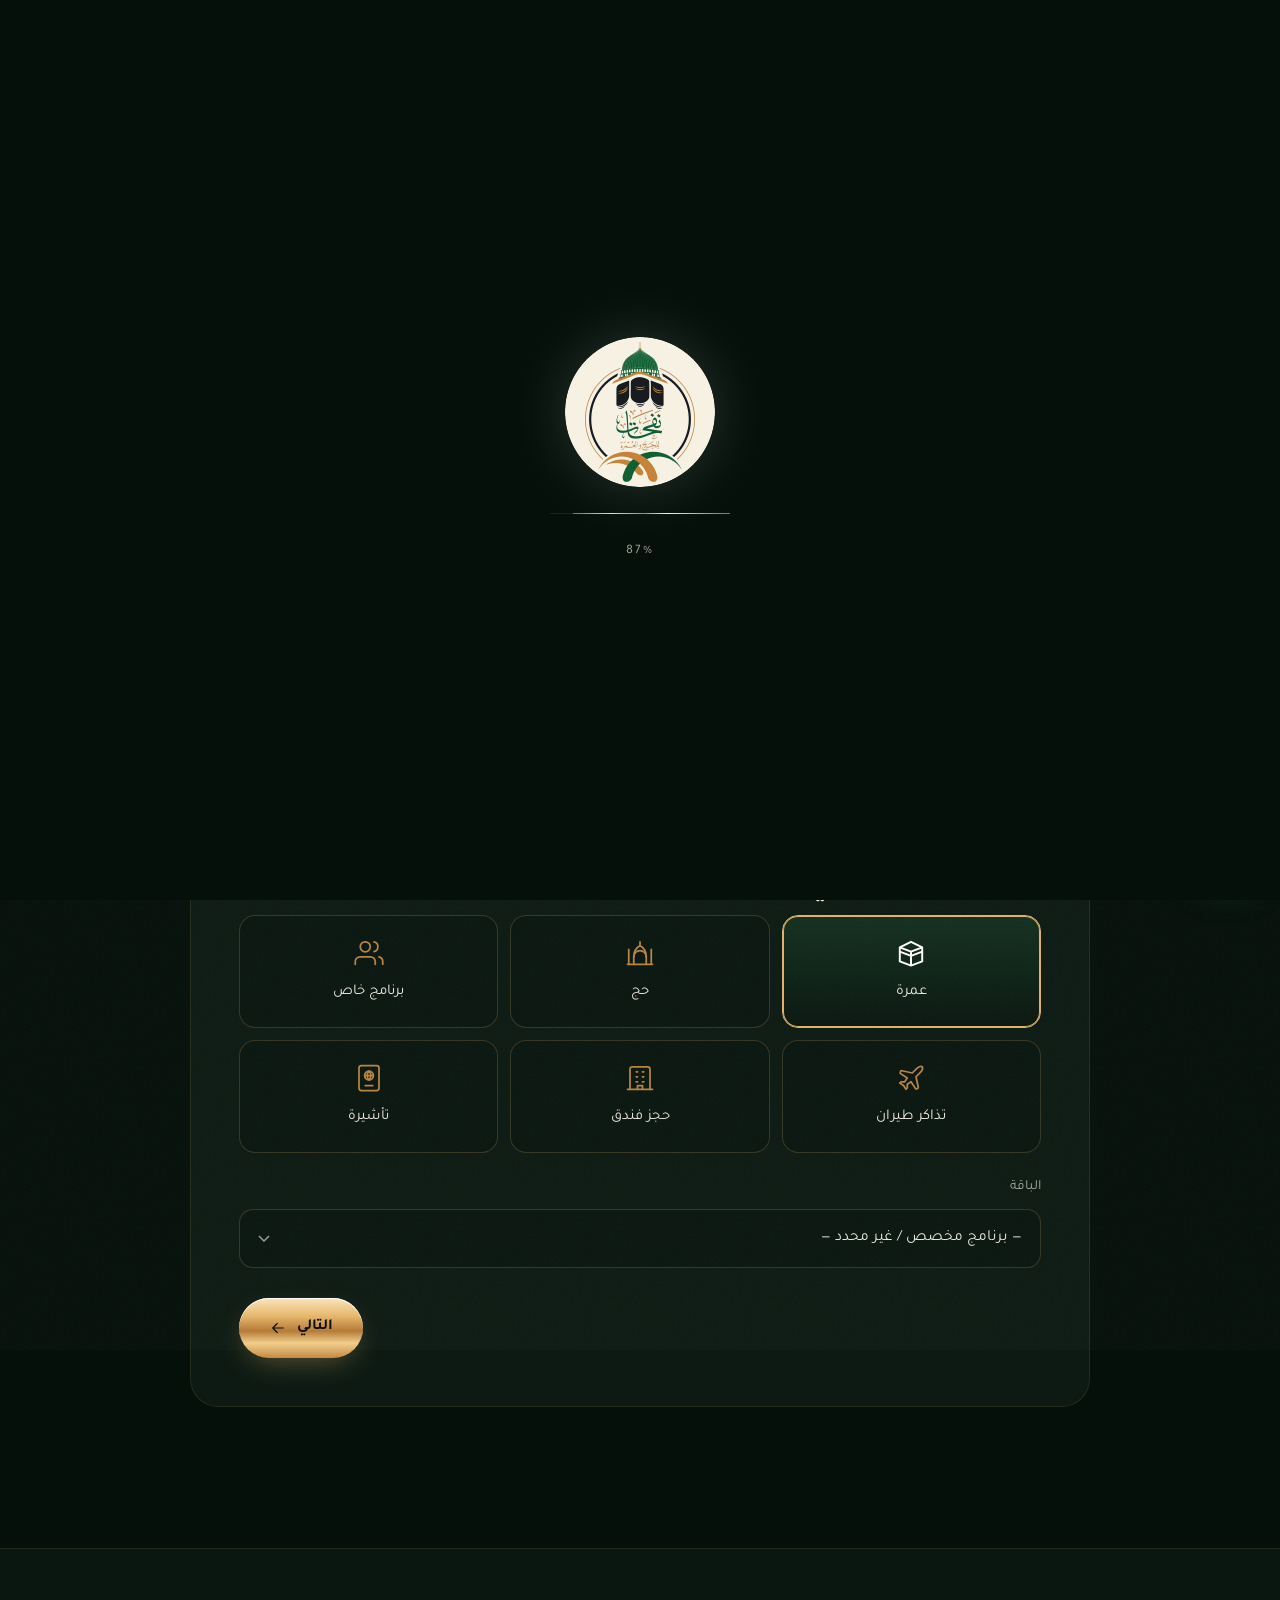
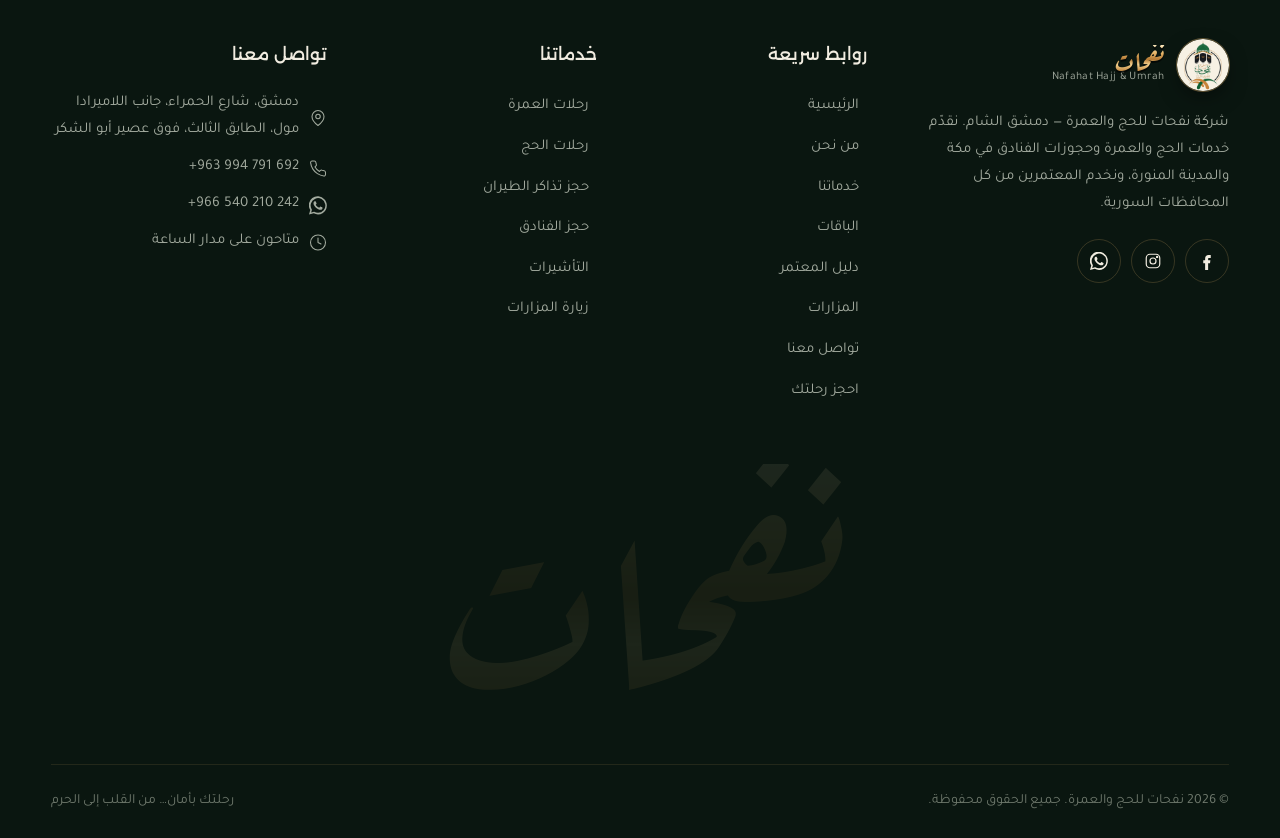
<file: booking.html>
<!DOCTYPE html>
<html lang="ar" dir="rtl">
<head>
  <meta charset="UTF-8">
  <meta name="viewport" content="width=device-width, initial-scale=1.0">
  <title>احجز رحلتك | نفحات للحج والعمرة</title>
  <meta name="description" content="نفحات للحج والعمرة - برامج عمرة وحج متكاملة، فنادق قريبة من الحرم، تأشيرات وتنقلات وإرشاد ديني بخدمة موثوقة.">
  <meta name="theme-color" content="#06100b">
  <link rel="icon" href="assets/logo-badge.png">
  <link rel="preconnect" href="https://fonts.googleapis.com"><link rel="preconnect" href="https://fonts.gstatic.com" crossorigin>
  <link href="https://fonts.googleapis.com/css2?family=Alexandria:wght@300;400;500;600;700&family=Aref+Ruqaa:wght@400;700&family=Tajawal:wght@300;400;500;700&display=swap" rel="stylesheet">
  <link rel="stylesheet" href="css/style.css">
</head>
<body class="is-loading" data-page="booking">

  <div class="preloader">
    <div class="preloader__inner">
      <div class="preloader__logo"><img src="assets/logo-badge.png" alt=""></div>
      <div class="preloader__bar"><i></i></div>
      <div class="preloader__txt">0%</div>
    </div>
  </div>

    <main>
    <section class="page-hero">
      <div class="page-hero__bg" data-art="pattern"></div>
      <div class="container">
        <span class="eyebrow both" data-reveal="up">خطوات بسيطة</span>
        <h1 class="page-hero__title"><span class="word-reveal metal-shine">احجز رحلتك</span></h1>
        <p class="lead" style="margin-inline:auto" data-reveal="up">املأ البيانات وسيصلنا طلبك مباشرة على واتساب ليتواصل معك فريقنا خلال وقت قصير.</p>
        <div class="crumbs" data-reveal="up"><a href="index.html">الرئيسية</a><span>/</span>الحجز</div>
      </div>
    </section>

    <section class="section">
      <div class="container" style="max-width:900px">
        <form class="form-card" id="booking-form" novalidate data-reveal="up">
          <div class="booking-steps">
            <div class="steps-bar">
              <div><i></i><small>نوع الرحلة</small></div>
              <div><i></i><small>تفاصيل السفر</small></div>
              <div><i></i><small>بياناتك</small></div>
              <div><i></i><small>التأكيد</small></div>
            </div>

            <!-- step 1 -->
            <div class="form-step">
              <h2 class="h-2" style="margin-bottom:20px">ما نوع الرحلة التي تريدها؟</h2>
              <div class="choice-grid">
                <label class="choice"><input type="radio" name="type" value="umrah" data-label="عمرة" checked><span data-icon="kaaba">عمرة</span></label>
                <label class="choice"><input type="radio" name="type" value="hajj" data-label="حج"><span data-icon="mosque">حج</span></label>
                <label class="choice"><input type="radio" name="type" value="tour" data-label="برنامج خاص"><span data-icon="users">برنامج خاص</span></label>
                <label class="choice"><input type="radio" name="type" value="flights" data-label="تذاكر طيران"><span data-icon="plane">تذاكر طيران</span></label>
                <label class="choice"><input type="radio" name="type" value="hotels" data-label="حجز فندق"><span data-icon="hotel">حجز فندق</span></label>
                <label class="choice"><input type="radio" name="type" value="visa" data-label="تأشيرة"><span data-icon="passport">تأشيرة</span></label>
              </div>
              <div class="field" style="margin-top:22px">
                <label for="b-package">الباقة</label>
                <select id="b-package" name="package"></select>
              </div>
            </div>

            <!-- step 2 -->
            <div class="form-step">
              <h2 class="h-2" style="margin-bottom:20px">تفاصيل السفر</h2>
              <div class="form-grid">
                <div class="field"><label>تاريخ السفر المتوقع</label><input type="date" name="date"></div>
                <div class="field"><label>نوع الغرفة</label>
                  <select name="room"><option>غرفة ثنائية</option><option>غرفة ثلاثية</option><option>غرفة رباعية</option><option>غرفة مفردة</option></select></div>
                <div class="field"><label>عدد البالغين *</label><input type="number" name="adults" min="1" value="1" required><div class="msg">مطلوب</div></div>
                <div class="field"><label>عدد الأطفال</label><input type="number" name="children" min="0" value="0"></div>
              </div>
            </div>

            <!-- step 3 -->
            <div class="form-step">
              <h2 class="h-2" style="margin-bottom:20px">بيانات التواصل</h2>
              <div class="form-grid">
                <div class="field"><label>الاسم الكامل *</label><input type="text" name="name" required placeholder="مثال: محمد أحمد"><div class="msg">الرجاء إدخال الاسم</div></div>
                <div class="field"><label>رقم الهاتف / واتساب *</label><input type="tel" name="phone" required placeholder="09xx xxx xxx" dir="ltr" style="text-align:right"><div class="msg">الرجاء إدخال رقم صحيح</div></div>
                <div class="field full"><label>المدينة</label><input type="text" name="city" placeholder="مدينة الإقامة"></div>
                <div class="field full"><label>ملاحظات إضافية</label><textarea name="notes" placeholder="أي طلبات خاصة: كرسي متحرك، وجبات خاصة، مرافق لكبار السن..."></textarea></div>
              </div>
            </div>

            <!-- step 4 -->
            <div class="form-step">
              <h2 class="h-2" style="margin-bottom:20px">راجع طلبك</h2>
              <div class="summary" id="b-summary"></div>
              <p style="color:var(--muted);font-size:14px;margin-top:16px">عند الضغط على "إرسال الطلب" سيتم فتح واتساب برسالة جاهزة تحتوي تفاصيل حجزك.</p>
            </div>

            <div class="form-nav">
              <button type="button" class="btn btn--ghost" id="b-prev">السابق</button>
              <button type="button" class="btn btn--primary" id="b-next">التالي <span data-icon="arrow" style="display:contents"></span></button>
              <button type="submit" class="btn btn--primary" id="b-send"><span data-icon="whatsapp" style="display:contents"></span> إرسال الطلب</button>
            </div>
          </div>

          <div class="success">
            <svg viewBox="0 0 52 52" fill="none" stroke="#e6e8eb" stroke-width="2"><circle cx="26" cy="26" r="24" stroke-opacity=".3"/><path d="M15 27l7 7 15-15" pathLength="100" stroke-linecap="round" stroke-linejoin="round"/></svg>
            <h2 class="h-1 metal">تم تجهيز طلبك</h2>
            <p class="lead" style="margin:10px auto 26px">أكمل الإرسال من واتساب، وسيتواصل معك فريق نفحات في أقرب وقت. تقبّل الله منا ومنكم.</p>
            <div class="hero__actions"><a id="wa-link" class="btn btn--primary" target="_blank" rel="noopener">افتح واتساب لإرسال الطلب</a><a href="index.html" class="btn btn--ghost">العودة للرئيسية</a></div>
          </div>
        </form>
      </div>
    </section>
  </main>

  <script src="js/data.js"></script>
  <script src="js/main.js"></script>
</body>
</html>
</file>
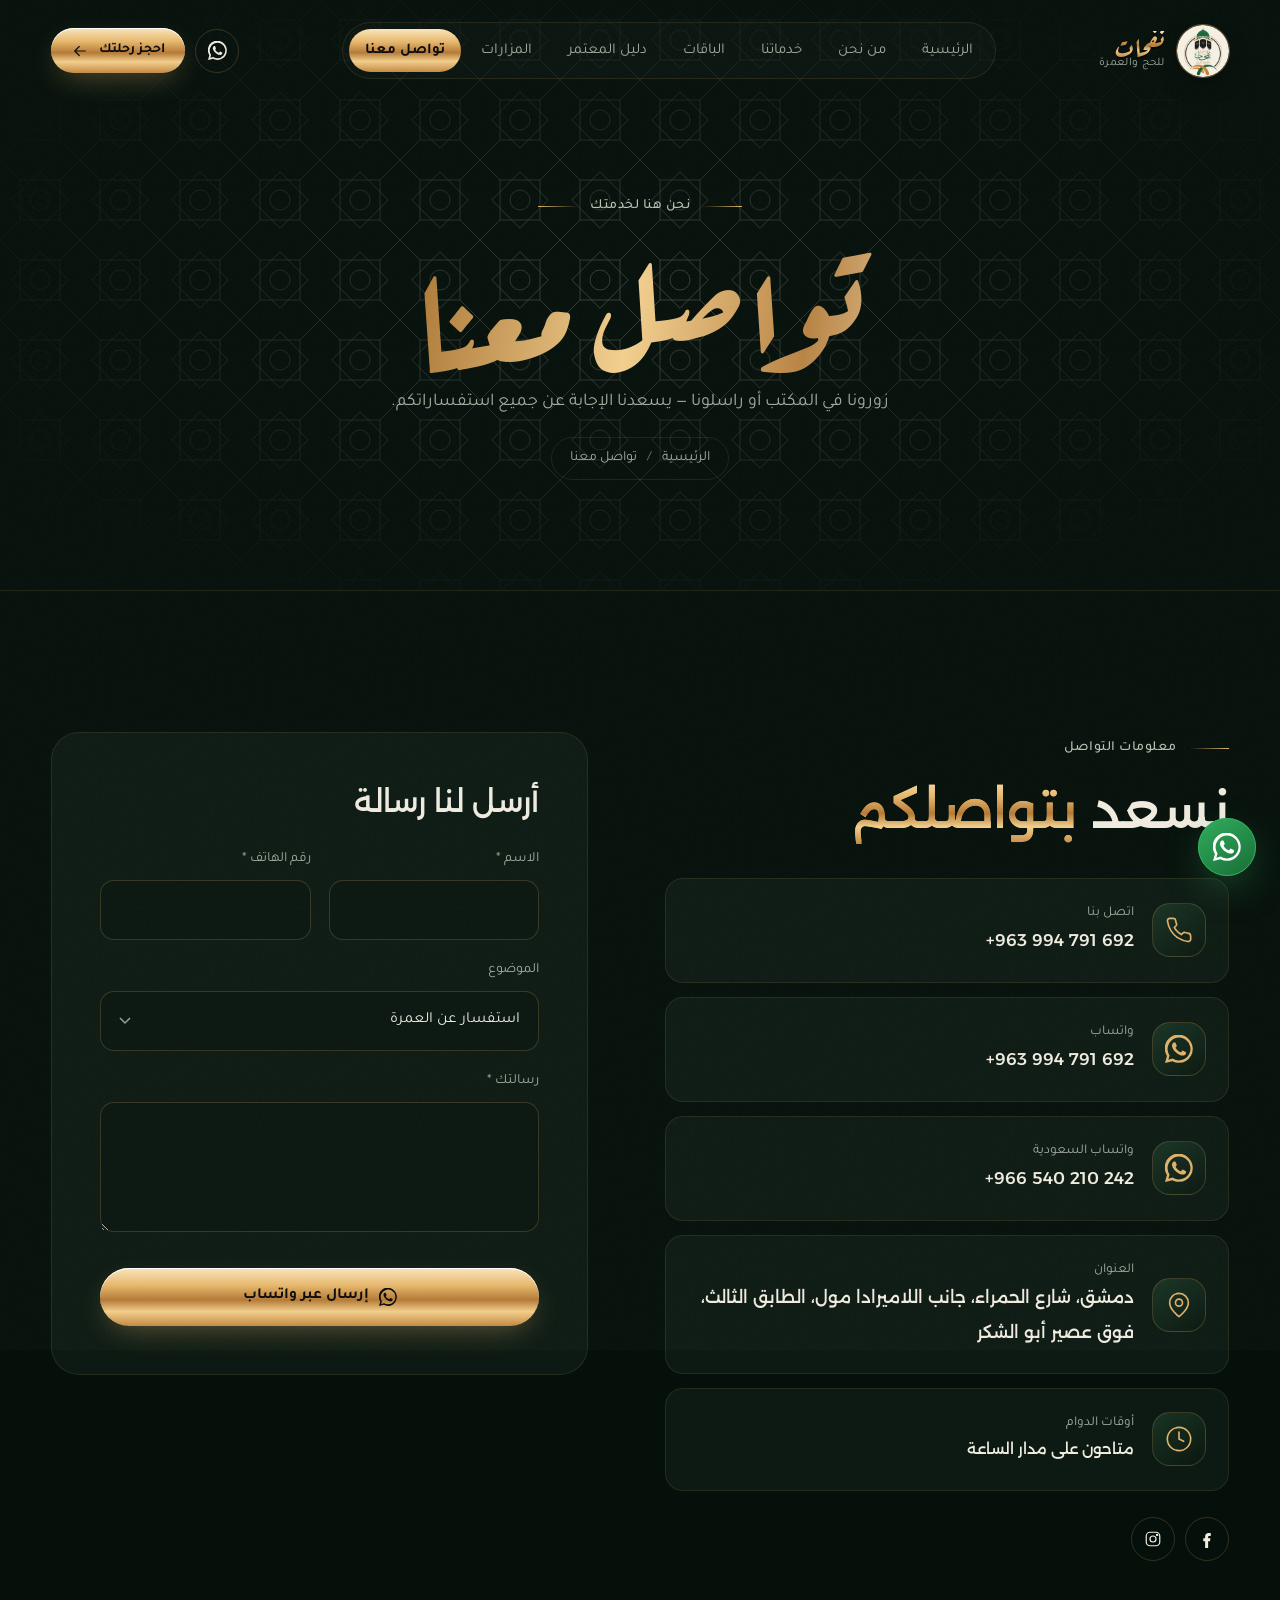
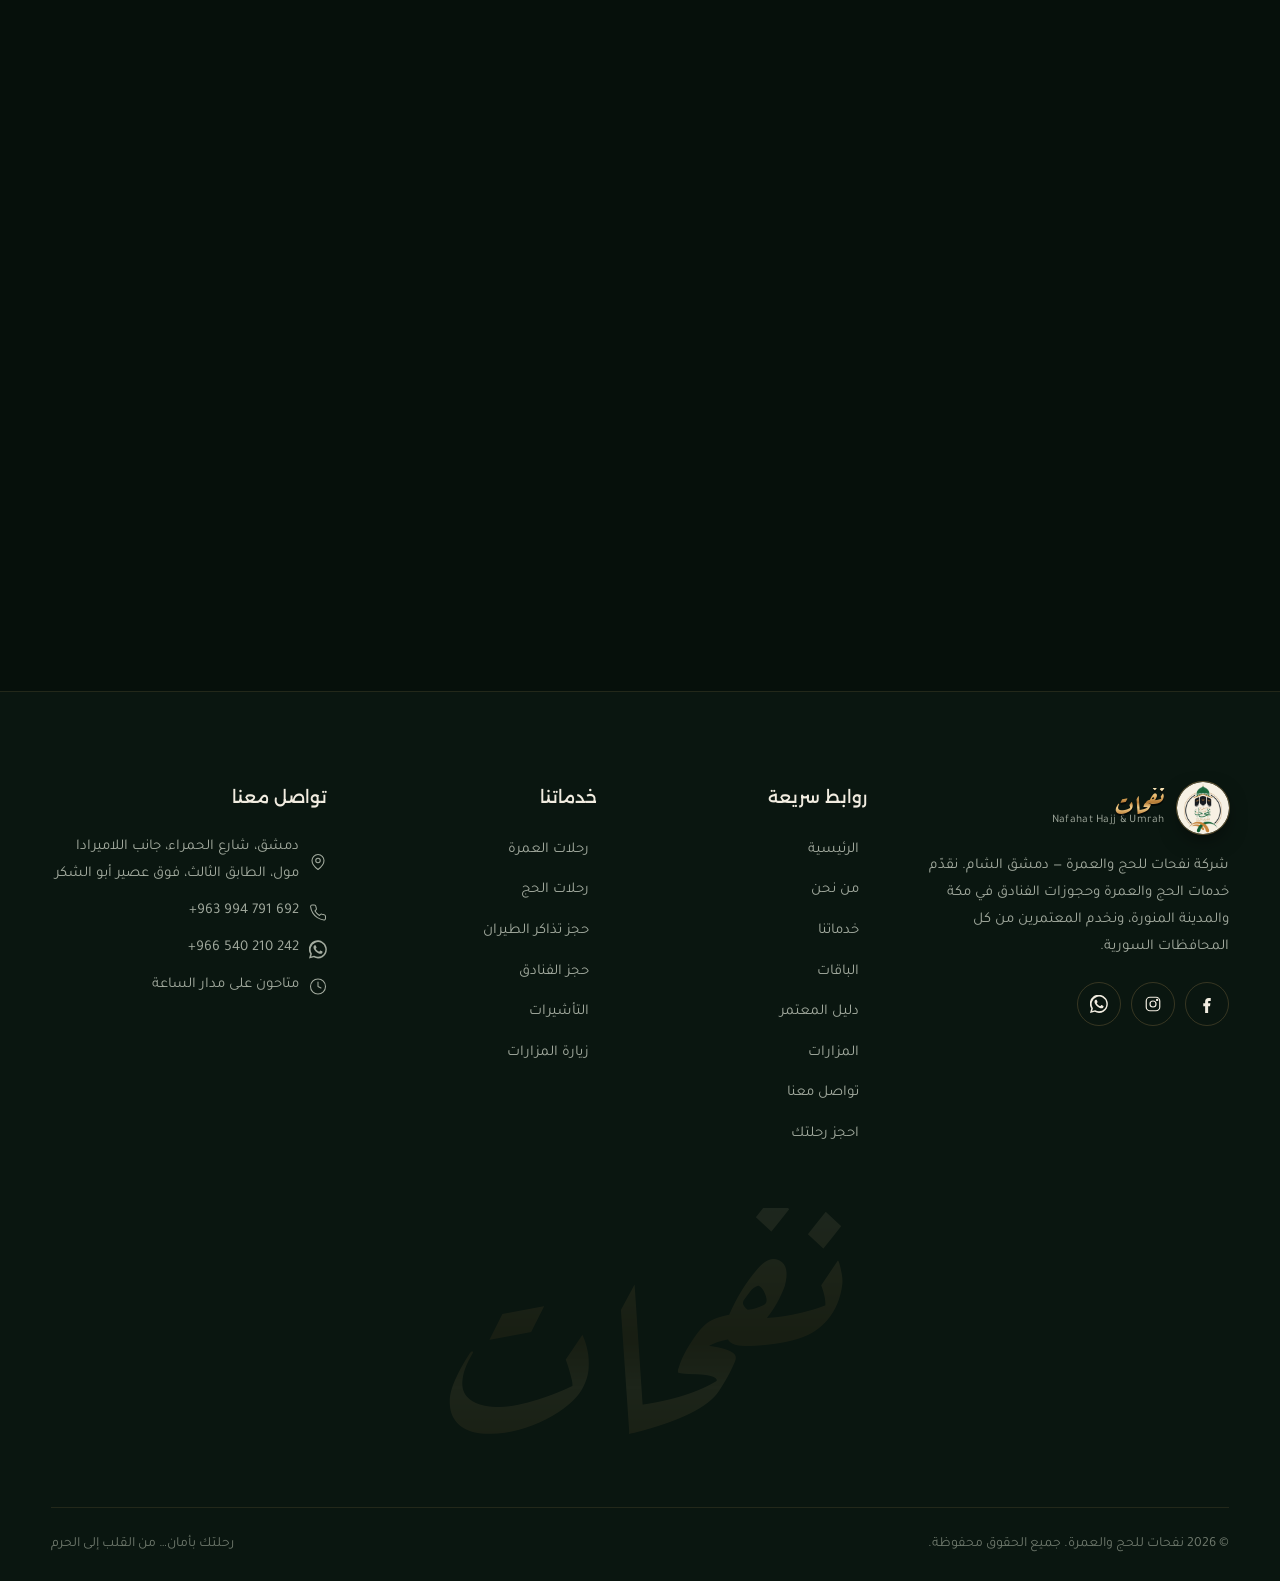
<file: contact.html>
<!DOCTYPE html>
<html lang="ar" dir="rtl">
<head>
  <meta charset="UTF-8">
  <meta name="viewport" content="width=device-width, initial-scale=1.0">
  <title>تواصل معنا | نفحات للحج والعمرة</title>
  <meta name="description" content="نفحات للحج والعمرة - برامج عمرة وحج متكاملة، فنادق قريبة من الحرم، تأشيرات وتنقلات وإرشاد ديني بخدمة موثوقة.">
  <meta name="theme-color" content="#06100b">
  <link rel="icon" href="assets/logo-badge.png">
  <link rel="preconnect" href="https://fonts.googleapis.com"><link rel="preconnect" href="https://fonts.gstatic.com" crossorigin>
  <link href="https://fonts.googleapis.com/css2?family=Alexandria:wght@300;400;500;600;700&family=Aref+Ruqaa:wght@400;700&family=Tajawal:wght@300;400;500;700&display=swap" rel="stylesheet">
  <link rel="stylesheet" href="css/style.css">
</head>
<body class="is-loading" data-page="contact">

  <div class="preloader">
    <div class="preloader__inner">
      <div class="preloader__logo"><img src="assets/logo-badge.png" alt=""></div>
      <div class="preloader__bar"><i></i></div>
      <div class="preloader__txt">0%</div>
    </div>
  </div>

    <main>
    <section class="page-hero">
      <div class="page-hero__bg" data-art="pattern"></div>
      <div class="container">
        <span class="eyebrow both" data-reveal="up">نحن هنا لخدمتك</span>
        <h1 class="page-hero__title"><span class="word-reveal metal-shine">تواصل معنا</span></h1>
        <p class="lead" style="margin-inline:auto" data-reveal="up">زورونا في المكتب أو راسلونا — يسعدنا الإجابة عن جميع استفساراتكم.</p>
        <div class="crumbs" data-reveal="up"><a href="index.html">الرئيسية</a><span>/</span>تواصل معنا</div>
      </div>
    </section>

    <section class="section">
      <div class="container split" style="align-items:start">
        <div>
          <span class="eyebrow" data-reveal="up">معلومات التواصل</span>
          <h2 class="h-1 split-words" style="margin:14px 0 30px">نسعد <span class="metal">بتواصلكم</span></h2>
          <div class="contact-cards">
            <a class="c-card" data-tel data-reveal="up"><div class="card__icon" data-icon="phone"></div><div><small>اتصل بنا</small><b data-site="phone"></b></div></a>
            <a class="c-card" data-wa="السلام عليكم" data-reveal="up" style="--rd:.06s"><div class="card__icon" data-icon="whatsapp"></div><div><small>واتساب</small><b data-site="phone"></b></div></a>
            <a class="c-card ksa" data-reveal="up" style="--rd:.12s" target="_blank" rel="noopener"><div class="card__icon" data-icon="whatsapp"></div><div><small>واتساب السعودية</small><b data-site="phoneKsa"></b></div></a>
            <div class="c-card" data-reveal="up" style="--rd:.18s"><div class="card__icon" data-icon="pin"></div><div><small>العنوان</small><b data-site="address"></b></div></div>
            <div class="c-card" data-reveal="up" style="--rd:.24s"><div class="card__icon" data-icon="clock"></div><div><small>أوقات الدوام</small><b data-site="hours" style="font-size:15px"></b></div></div>
          </div>
          <div class="socials" style="margin-top:26px" data-reveal="up">
            <a class="fb" target="_blank" rel="noopener" aria-label="فيسبوك" data-icon="facebook"></a>
            <a class="ig" target="_blank" rel="noopener" aria-label="انستغرام" data-icon="instagram"></a>
          </div>
        </div>

        <form class="form-card" id="contact-form" novalidate data-reveal="up" style="--rd:.15s">
          <h2 class="h-2" style="margin-bottom:24px">أرسل لنا رسالة</h2>
          <div class="form-grid">
            <div class="field"><label>الاسم *</label><input name="name" required><div class="msg">مطلوب</div></div>
            <div class="field"><label>رقم الهاتف *</label><input name="phone" type="tel" required dir="ltr" style="text-align:right"><div class="msg">مطلوب</div></div>
            <div class="field full"><label>الموضوع</label>
              <select name="subject"><option>استفسار عن العمرة</option><option>استفسار عن الحج</option><option>زيارة المزارات</option><option>تذاكر طيران</option><option>حجز فندق</option><option>تأشيرة</option><option>أخرى</option></select></div>
            <div class="field full"><label>رسالتك *</label><textarea name="message" required></textarea><div class="msg">مطلوب</div></div>
          </div>
          <button type="submit" class="btn btn--primary btn--block" style="margin-top:22px" data-magnetic><span data-icon="whatsapp" style="display:contents"></span> إرسال عبر واتساب</button>
        </form>
      </div>
    </section>

    <section class="section" style="padding-top:0">
      <div class="container">
        <div class="map" data-reveal="clip" id="map"></div>
      </div>
    </section>
  </main>
  <script>
    document.addEventListener("DOMContentLoaded", () => {
      document.querySelector(".ksa").href = "https://wa.me/" + SITE.phoneKsa.replace(/\D/g, "");
      document.querySelector(".socials .fb").href = SITE.facebook;
      const ig = document.querySelector(".socials .ig"); if (SITE.instagram) ig.href = SITE.instagram; else ig.remove();
      document.getElementById("map").innerHTML = '<iframe loading="lazy" title="الموقع على الخريطة" src="https://maps.google.com/maps?q=' + encodeURIComponent(SITE.mapQuery) + '&z=14&output=embed"></iframe>';
    });
  </script>

  <script src="js/data.js"></script>
  <script src="js/main.js"></script>
</body>
</html>
</file>
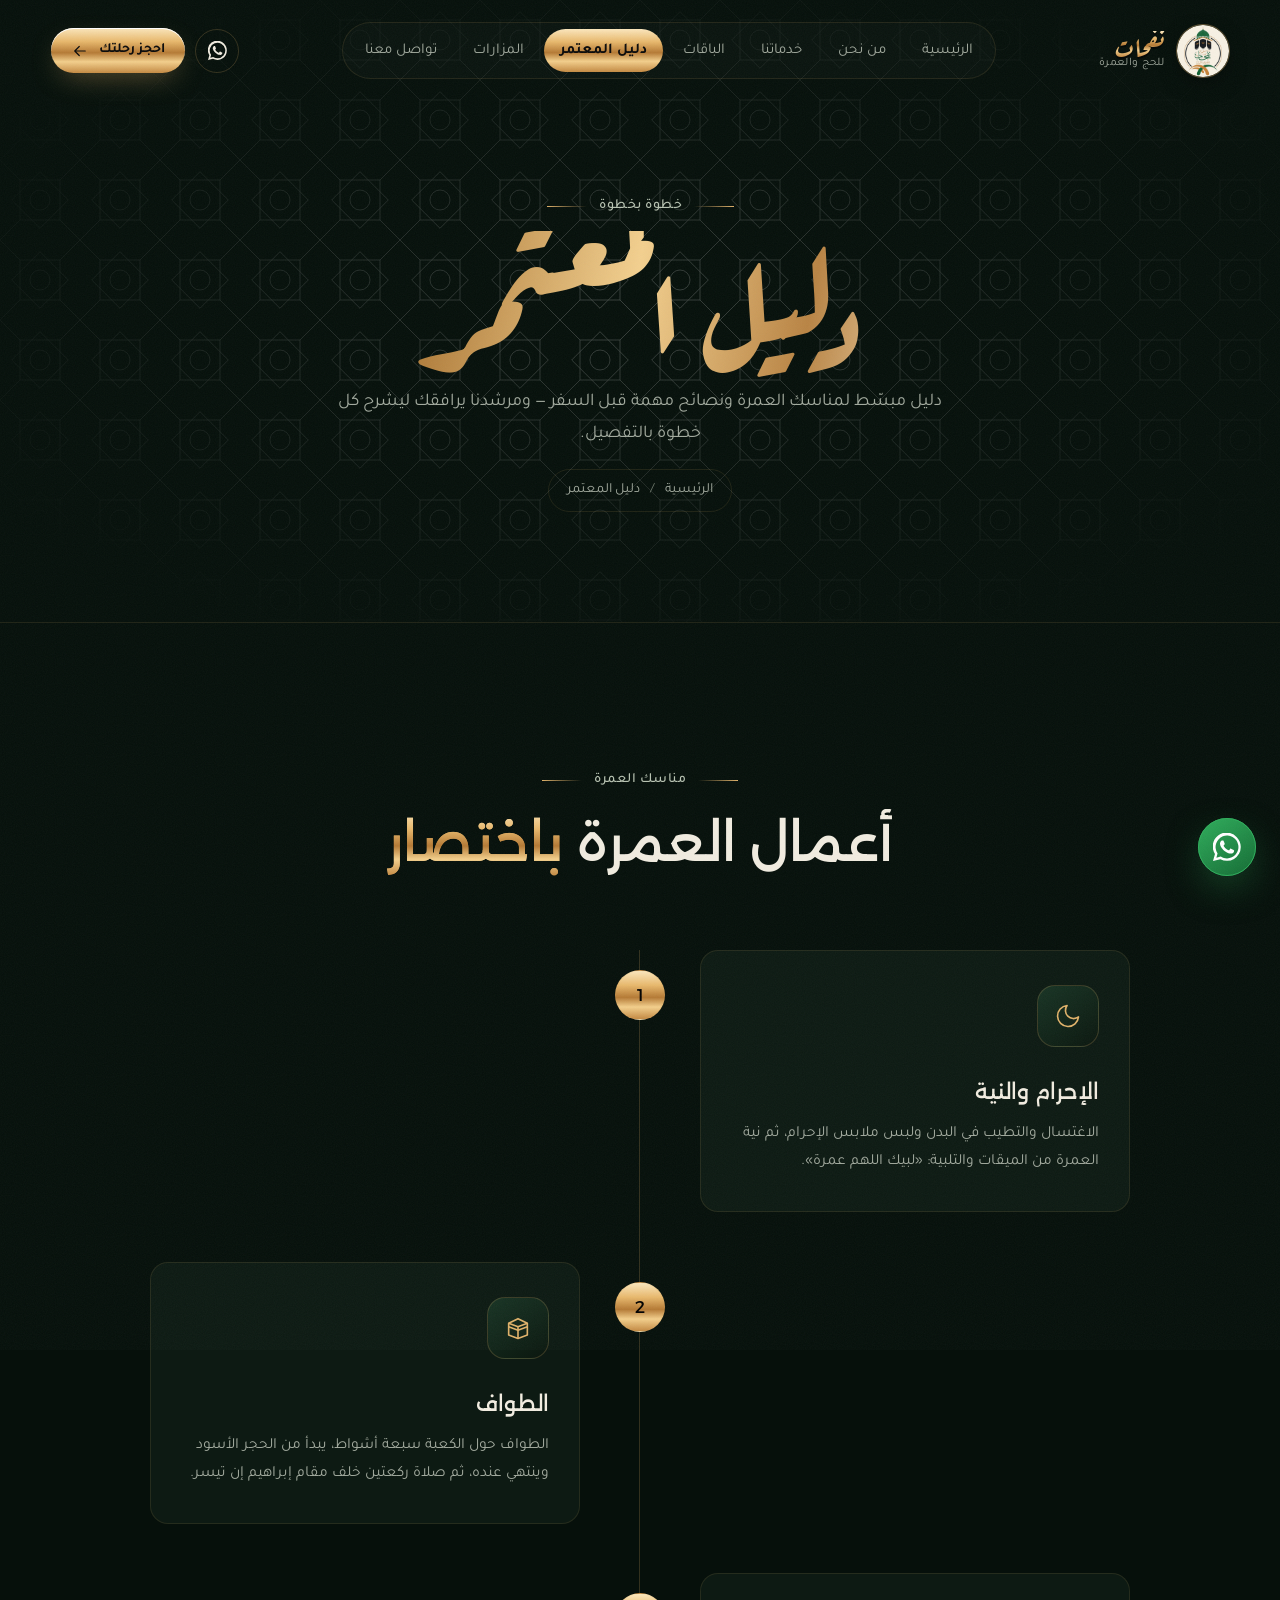
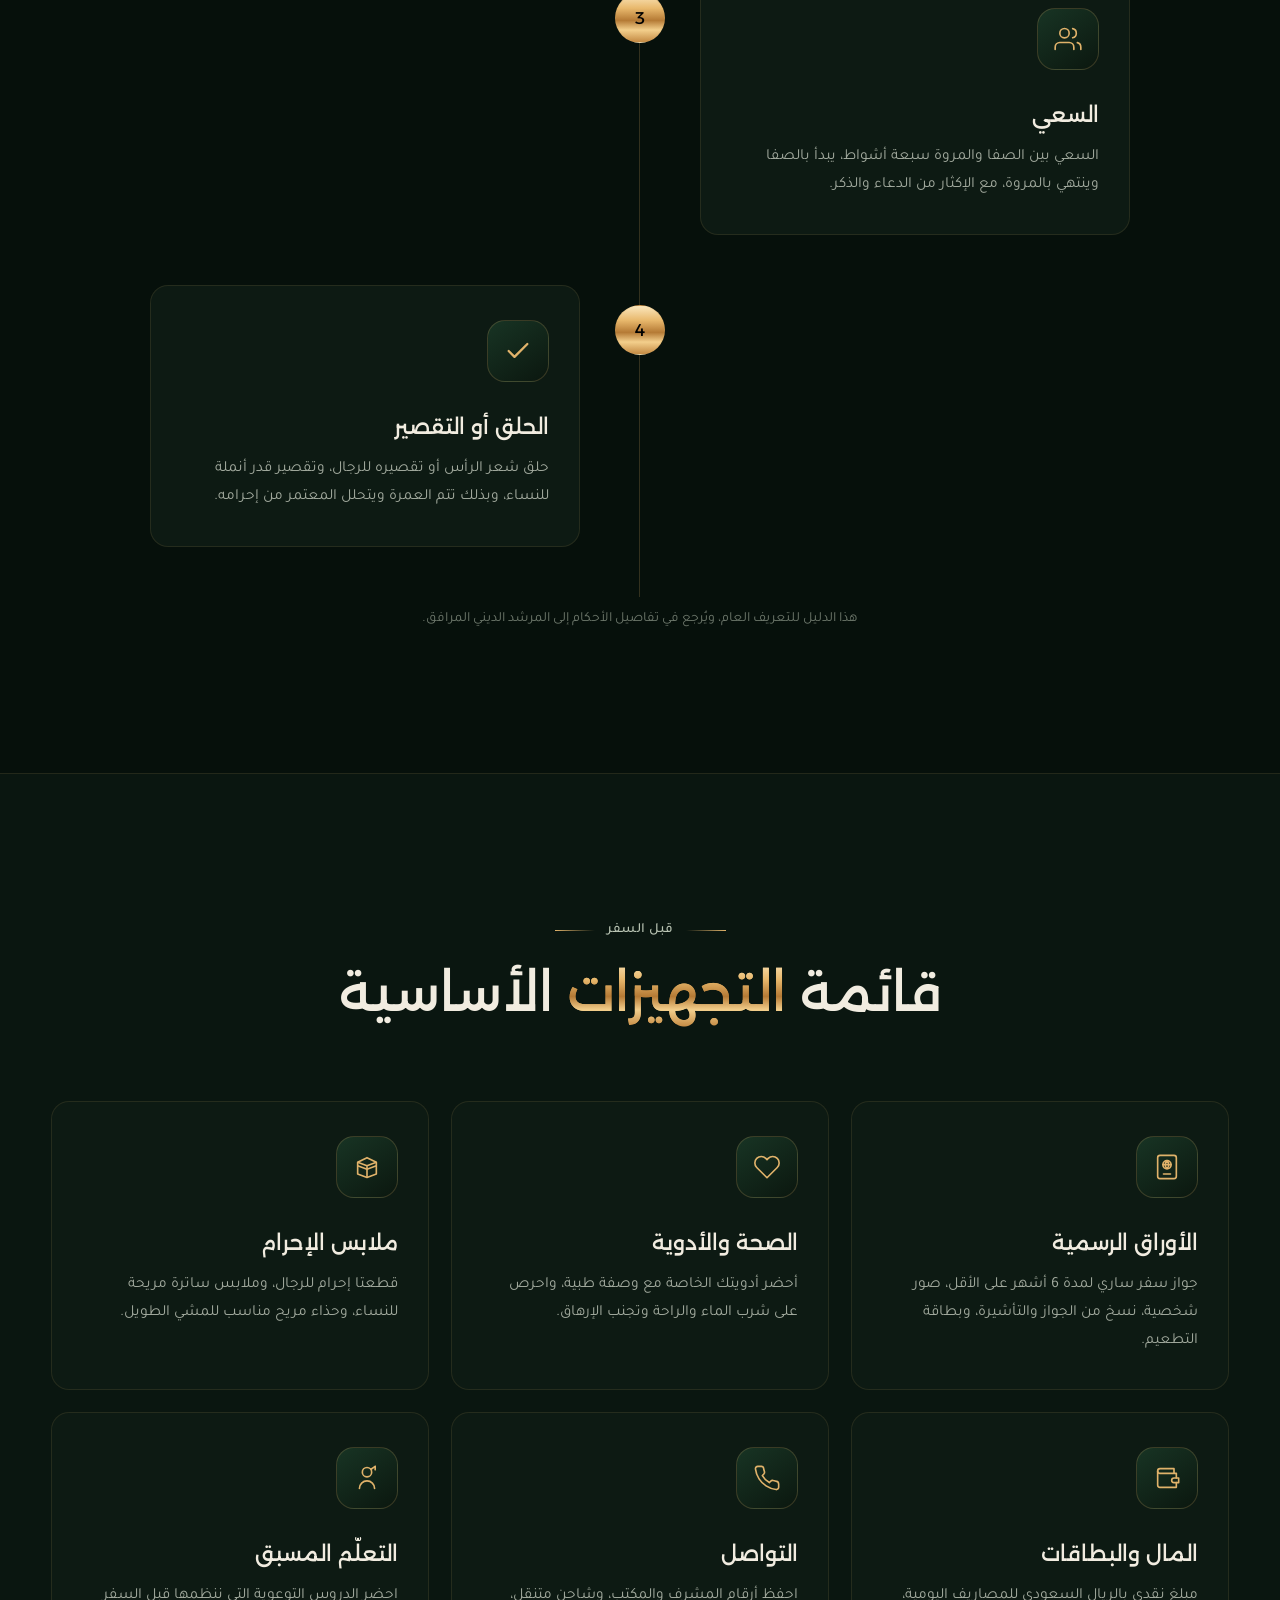
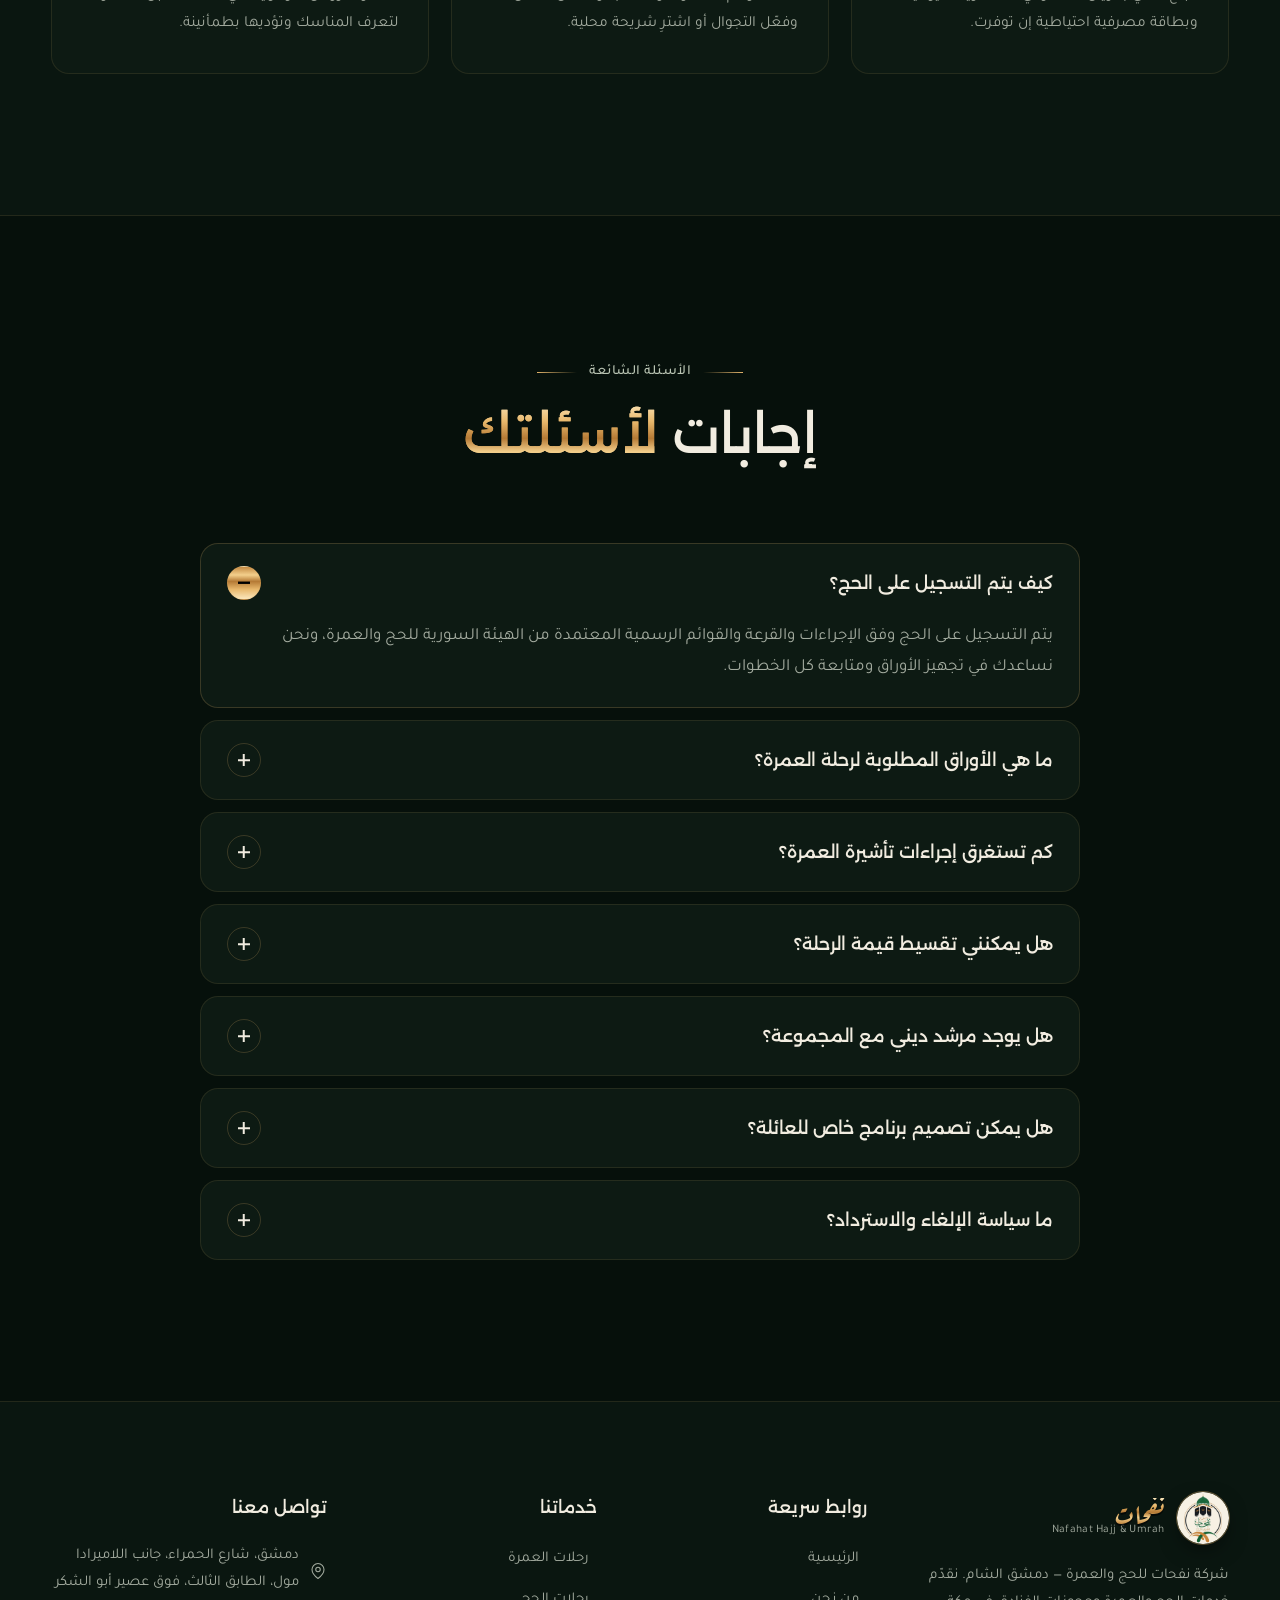
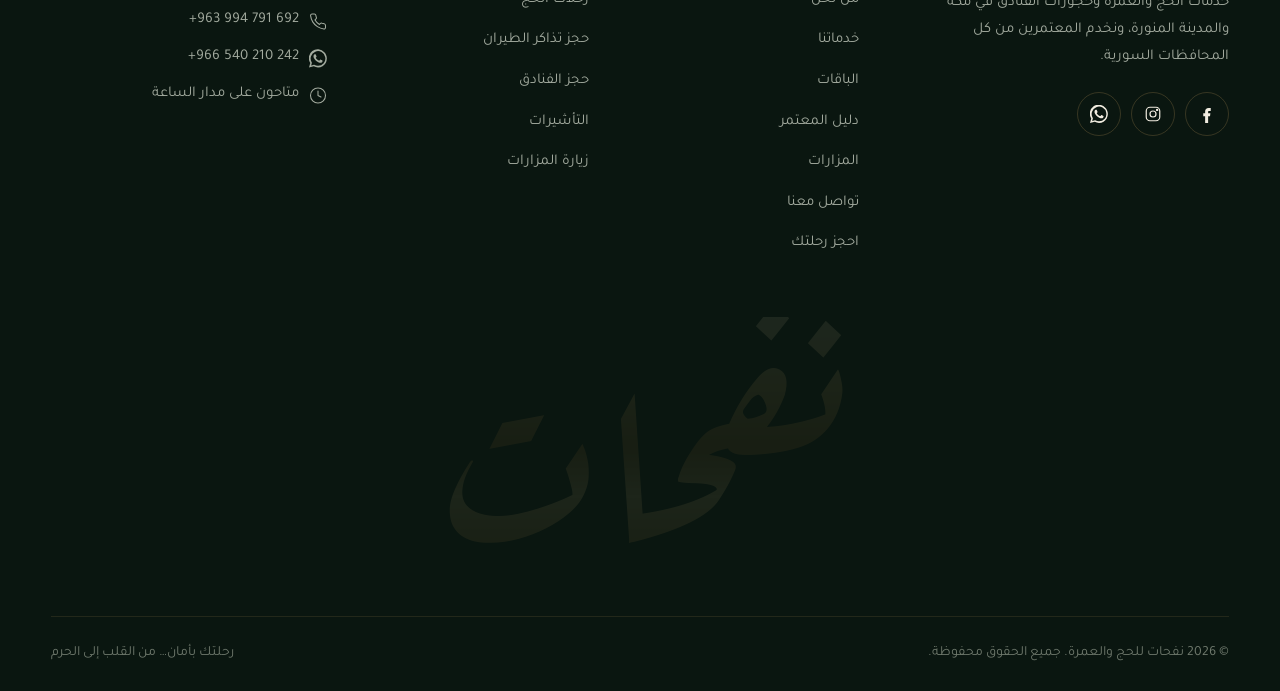
<file: guide.html>
<!DOCTYPE html>
<html lang="ar" dir="rtl">
<head>
  <meta charset="UTF-8">
  <meta name="viewport" content="width=device-width, initial-scale=1.0">
  <title>دليل المعتمر | نفحات للحج والعمرة</title>
  <meta name="description" content="نفحات للحج والعمرة - برامج عمرة وحج متكاملة، فنادق قريبة من الحرم، تأشيرات وتنقلات وإرشاد ديني بخدمة موثوقة.">
  <meta name="theme-color" content="#06100b">
  <link rel="icon" href="assets/logo-badge.png">
  <link rel="preconnect" href="https://fonts.googleapis.com"><link rel="preconnect" href="https://fonts.gstatic.com" crossorigin>
  <link href="https://fonts.googleapis.com/css2?family=Alexandria:wght@300;400;500;600;700&family=Aref+Ruqaa:wght@400;700&family=Tajawal:wght@300;400;500;700&display=swap" rel="stylesheet">
  <link rel="stylesheet" href="css/style.css">
</head>
<body class="is-loading" data-page="guide">

  <div class="preloader">
    <div class="preloader__inner">
      <div class="preloader__logo"><img src="assets/logo-badge.png" alt=""></div>
      <div class="preloader__bar"><i></i></div>
      <div class="preloader__txt">0%</div>
    </div>
  </div>

    <main>
    <section class="page-hero">
      <div class="page-hero__bg" data-art="pattern"></div>
      <div class="container">
        <span class="eyebrow both" data-reveal="up">خطوة بخطوة</span>
        <h1 class="page-hero__title"><span class="word-reveal metal-shine">دليل المعتمر</span></h1>
        <p class="lead" style="margin-inline:auto" data-reveal="up">دليل مبسّط لمناسك العمرة ونصائح مهمة قبل السفر — ومرشدنا يرافقك ليشرح كل خطوة بالتفصيل.</p>
        <div class="crumbs" data-reveal="up"><a href="index.html">الرئيسية</a><span>/</span>دليل المعتمر</div>
      </div>
    </section>

    <section class="section">
      <div class="container">
        <div class="sec-head center">
          <span class="eyebrow both" data-reveal="up">مناسك العمرة</span>
          <h2 class="h-1 split-words">أعمال العمرة <span class="metal">باختصار</span></h2>
        </div>
        <div class="guide-steps">
          <i class="g-fill"></i>
          <div class="g-step" data-n="1"><div class="card" data-reveal="up"><div class="card__icon" data-icon="moon"></div><h3>الإحرام والنية</h3><p>الاغتسال والتطيب في البدن ولبس ملابس الإحرام، ثم نية العمرة من الميقات والتلبية: «لبيك اللهم عمرة».</p></div></div>
          <div class="g-step" data-n="2"><div class="card" data-reveal="up"><div class="card__icon" data-icon="kaaba"></div><h3>الطواف</h3><p>الطواف حول الكعبة سبعة أشواط، يبدأ من الحجر الأسود وينتهي عنده، ثم صلاة ركعتين خلف مقام إبراهيم إن تيسر.</p></div></div>
          <div class="g-step" data-n="3"><div class="card" data-reveal="up"><div class="card__icon" data-icon="users"></div><h3>السعي</h3><p>السعي بين الصفا والمروة سبعة أشواط، يبدأ بالصفا وينتهي بالمروة، مع الإكثار من الدعاء والذكر.</p></div></div>
          <div class="g-step" data-n="4"><div class="card" data-reveal="up"><div class="card__icon" data-icon="check"></div><h3>الحلق أو التقصير</h3><p>حلق شعر الرأس أو تقصيره للرجال، وتقصير قدر أنملة للنساء، وبذلك تتم العمرة ويتحلل المعتمر من إحرامه.</p></div></div>
        </div>
        <p class="center" style="color:var(--dim);font-size:14px;margin-top:10px">هذا الدليل للتعريف العام، ويُرجع في تفاصيل الأحكام إلى المرشد الديني المرافق.</p>
      </div>
    </section>

    <section class="section" style="background:var(--bg-2);border-block:1px solid var(--line)">
      <div class="container">
        <div class="sec-head center">
          <span class="eyebrow both" data-reveal="up">قبل السفر</span>
          <h2 class="h-1 split-words">قائمة <span class="metal">التجهيزات</span> الأساسية</h2>
        </div>
        <div class="grid grid-3">
          <div class="card" data-tilt data-reveal="up"><div class="card__icon" data-icon="passport"></div><h3>الأوراق الرسمية</h3><p>جواز سفر ساري لمدة 6 أشهر على الأقل، صور شخصية، نسخ من الجواز والتأشيرة، وبطاقة التطعيم.</p></div>
          <div class="card" data-tilt data-reveal="up" style="--rd:.08s"><div class="card__icon" data-icon="heart"></div><h3>الصحة والأدوية</h3><p>أحضر أدويتك الخاصة مع وصفة طبية، واحرص على شرب الماء والراحة وتجنب الإرهاق.</p></div>
          <div class="card" data-tilt data-reveal="up" style="--rd:.16s"><div class="card__icon" data-icon="kaaba"></div><h3>ملابس الإحرام</h3><p>قطعتا إحرام للرجال، وملابس ساترة مريحة للنساء، وحذاء مريح مناسب للمشي الطويل.</p></div>
          <div class="card" data-tilt data-reveal="up"><div class="card__icon" data-icon="wallet"></div><h3>المال والبطاقات</h3><p>مبلغ نقدي بالريال السعودي للمصاريف اليومية، وبطاقة مصرفية احتياطية إن توفرت.</p></div>
          <div class="card" data-tilt data-reveal="up" style="--rd:.08s"><div class="card__icon" data-icon="phone"></div><h3>التواصل</h3><p>احفظ أرقام المشرف والمكتب، وشاحن متنقل، وفعّل التجوال أو اشترِ شريحة محلية.</p></div>
          <div class="card" data-tilt data-reveal="up" style="--rd:.16s"><div class="card__icon" data-icon="guide"></div><h3>التعلّم المسبق</h3><p>احضر الدروس التوعوية التي ننظمها قبل السفر لتعرف المناسك وتؤديها بطمأنينة.</p></div>
        </div>
      </div>
    </section>

    <section class="section">
      <div class="container">
        <div class="sec-head center">
          <span class="eyebrow both" data-reveal="up">الأسئلة الشائعة</span>
          <h2 class="h-1 split-words">إجابات <span class="metal">لأسئلتك</span></h2>
        </div>
        <div class="faq" id="faq"></div>
      </div>
    </section>
  </main>

  <script src="js/data.js"></script>
  <script src="js/main.js"></script>
</body>
</html>
</file>
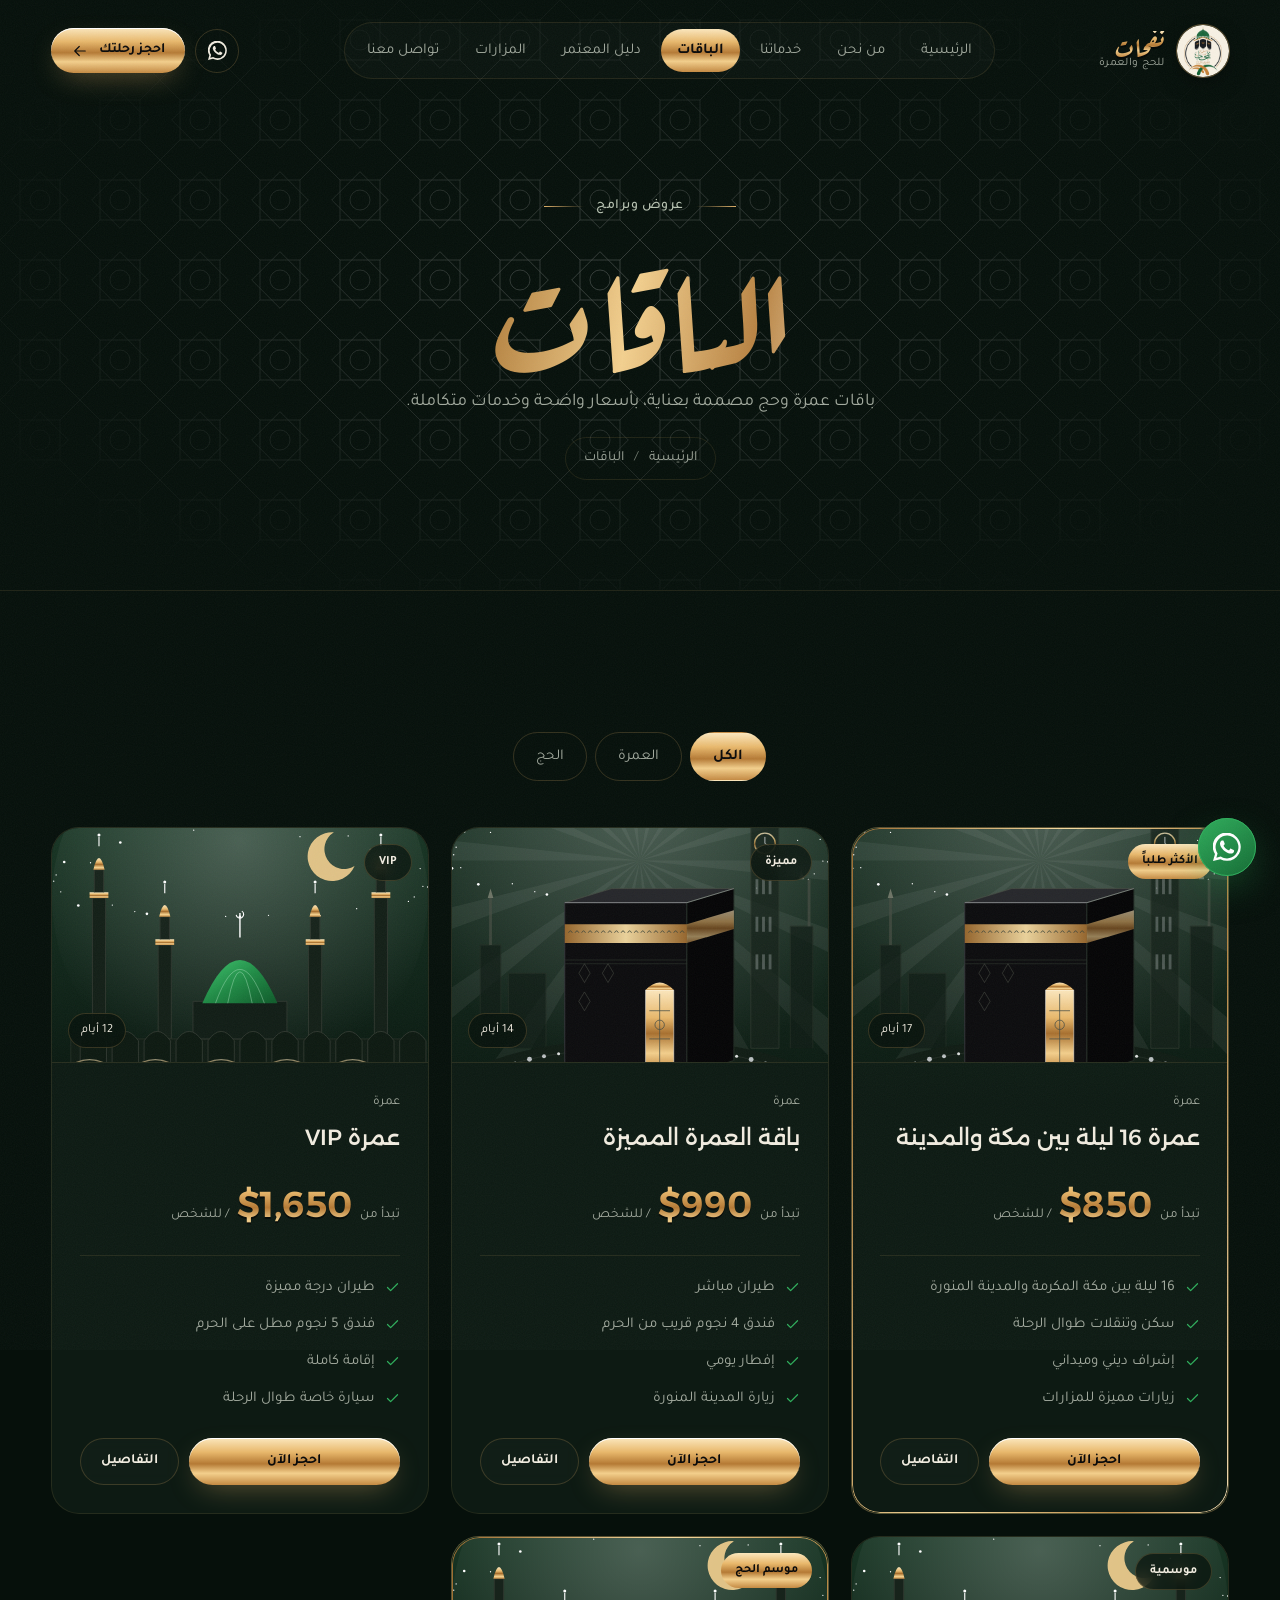
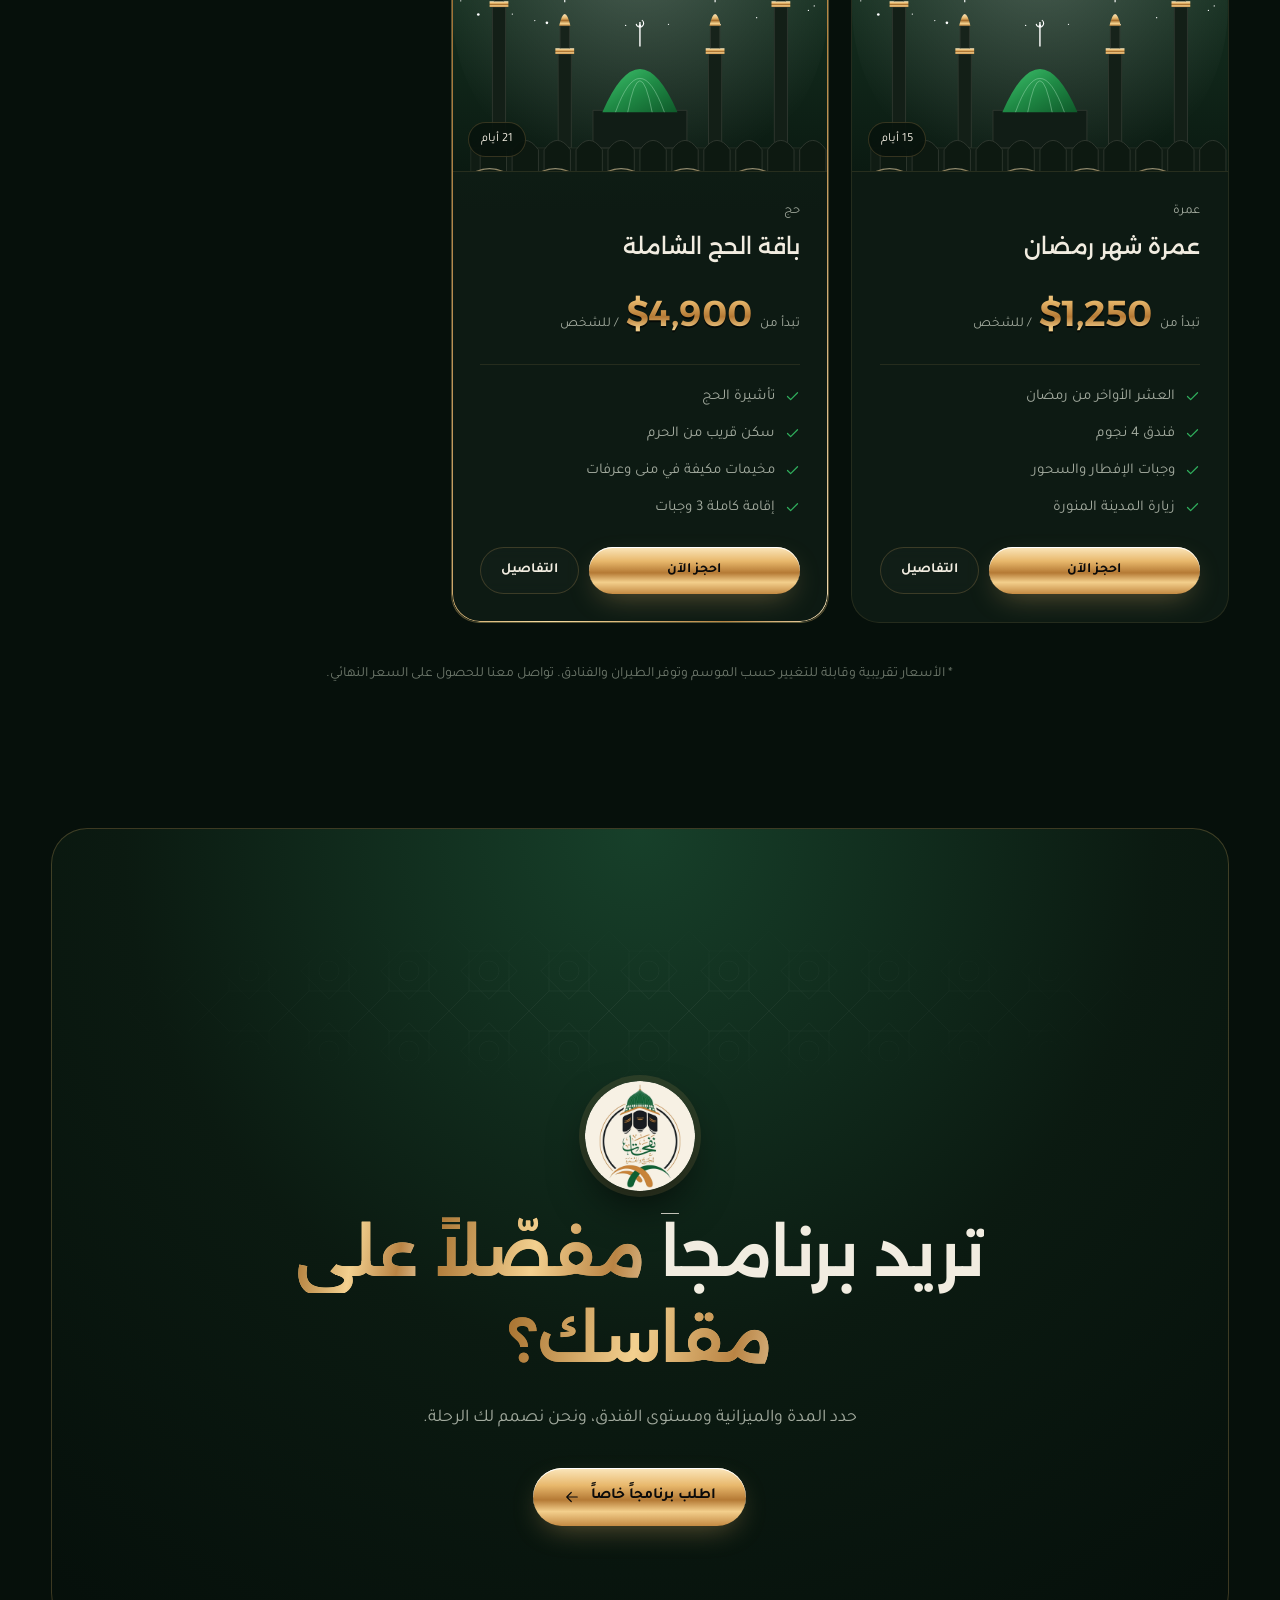
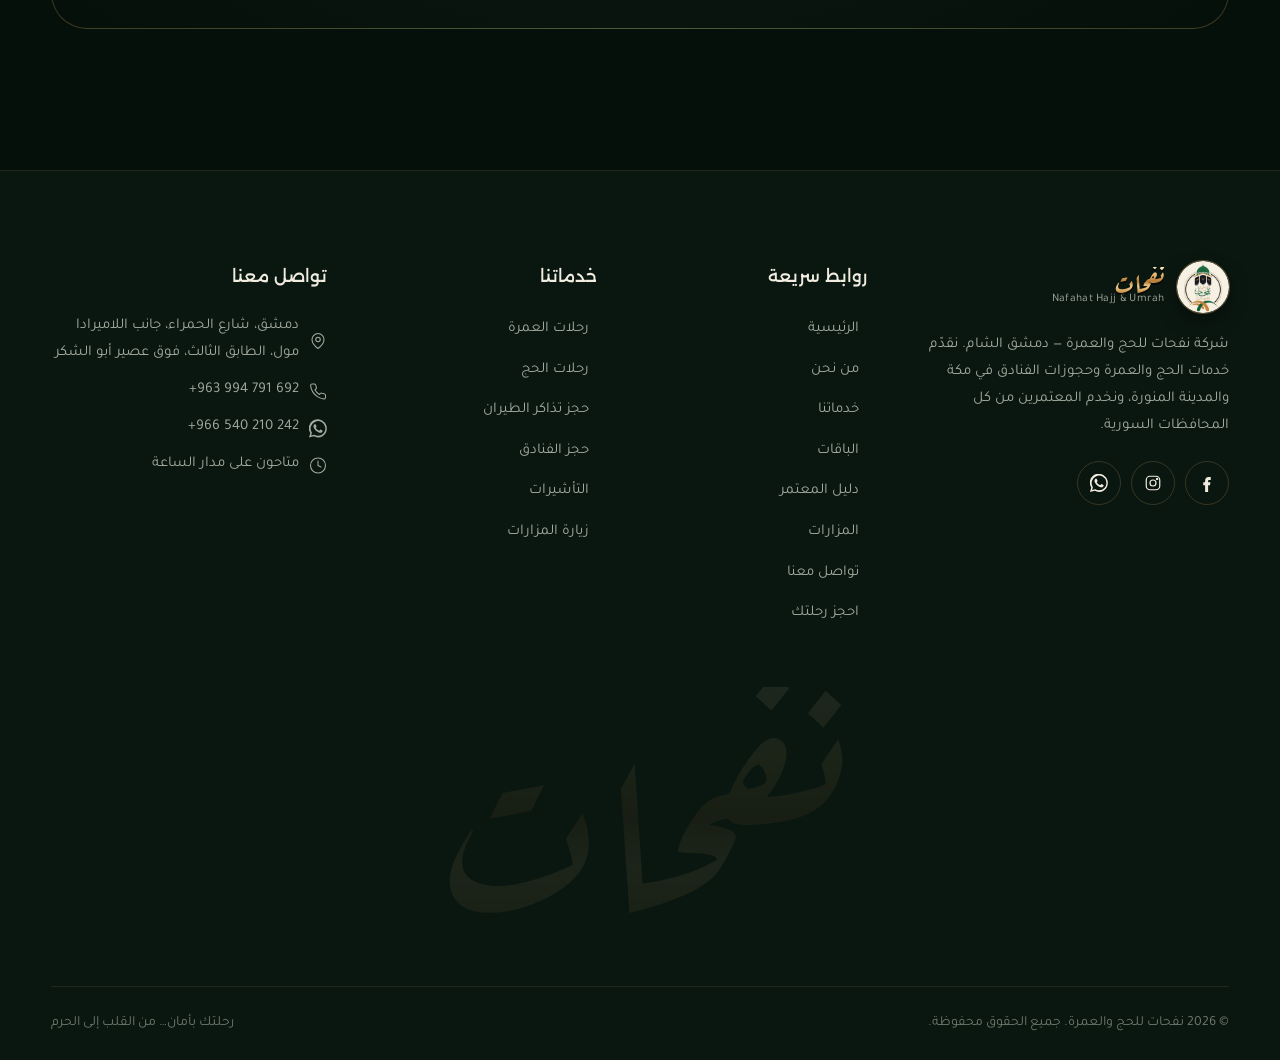
<file: packages.html>
<!DOCTYPE html>
<html lang="ar" dir="rtl">
<head>
  <meta charset="UTF-8">
  <meta name="viewport" content="width=device-width, initial-scale=1.0">
  <title>الباقات والعروض | نفحات للحج والعمرة</title>
  <meta name="description" content="نفحات للحج والعمرة - برامج عمرة وحج متكاملة، فنادق قريبة من الحرم، تأشيرات وتنقلات وإرشاد ديني بخدمة موثوقة.">
  <meta name="theme-color" content="#06100b">
  <link rel="icon" href="assets/logo-badge.png">
  <link rel="preconnect" href="https://fonts.googleapis.com"><link rel="preconnect" href="https://fonts.gstatic.com" crossorigin>
  <link href="https://fonts.googleapis.com/css2?family=Alexandria:wght@300;400;500;600;700&family=Aref+Ruqaa:wght@400;700&family=Tajawal:wght@300;400;500;700&display=swap" rel="stylesheet">
  <link rel="stylesheet" href="css/style.css">
</head>
<body class="is-loading" data-page="packages">

  <div class="preloader">
    <div class="preloader__inner">
      <div class="preloader__logo"><img src="assets/logo-badge.png" alt=""></div>
      <div class="preloader__bar"><i></i></div>
      <div class="preloader__txt">0%</div>
    </div>
  </div>

    <main>
    <section class="page-hero">
      <div class="page-hero__bg" data-art="pattern"></div>
      <div class="container">
        <span class="eyebrow both" data-reveal="up">عروض وبرامج</span>
        <h1 class="page-hero__title"><span class="word-reveal metal-shine">الباقات</span></h1>
        <p class="lead" style="margin-inline:auto" data-reveal="up">باقات عمرة وحج مصممة بعناية، بأسعار واضحة وخدمات متكاملة.</p>
        <div class="crumbs" data-reveal="up"><a href="index.html">الرئيسية</a><span>/</span>الباقات</div>
      </div>
    </section>

    <section class="section">
      <div class="container">
        <div class="filters" data-reveal="up">
          <button class="filter-btn active" data-filter="all">الكل</button>
          <button class="filter-btn" data-filter="umrah">العمرة</button>
          <button class="filter-btn" data-filter="hajj">الحج</button>
          
        </div>
        <div class="grid grid-3" id="packages-grid"></div>
        <p class="center" style="color:var(--dim);font-size:14px;margin-top:40px" data-reveal="up">* الأسعار تقريبية وقابلة للتغيير حسب الموسم وتوفر الطيران والفنادق. تواصل معنا للحصول على السعر النهائي.</p>
      </div>
    </section>

    <section class="section" style="padding-top:0">
      <div class="container">
        <div class="cta" data-reveal="scale">
          <div class="cta__pattern" data-art="pattern"></div>
          <img class="cta__logo" src="assets/logo-badge.png" alt="">
          <h2 class="h-display split-words">تريد برنامجاً <span class="metal-shine">مفصّلاً على مقاسك؟</span></h2>
          <p class="lead">حدد المدة والميزانية ومستوى الفندق، ونحن نصمم لك الرحلة.</p>
          <div class="hero__actions">
            <a href="booking.html" class="btn btn--primary" data-magnetic>اطلب برنامجاً خاصاً <span data-icon="arrow" style="display:contents"></span></a>
          </div>
        </div>
      </div>
    </section>

    <div class="modal" id="pkg-modal" role="dialog" aria-modal="true">
      <div class="modal__bg" data-close></div>
      <div class="modal__box">
        <button class="icon-btn modal__close" data-close aria-label="إغلاق" data-icon="close"></button>
        <div class="modal__media"></div>
        <div class="modal__body modal__content"></div>
      </div>
    </div>
  </main>

  <script src="js/data.js"></script>
  <script src="js/main.js"></script>
</body>
</html>
</file>
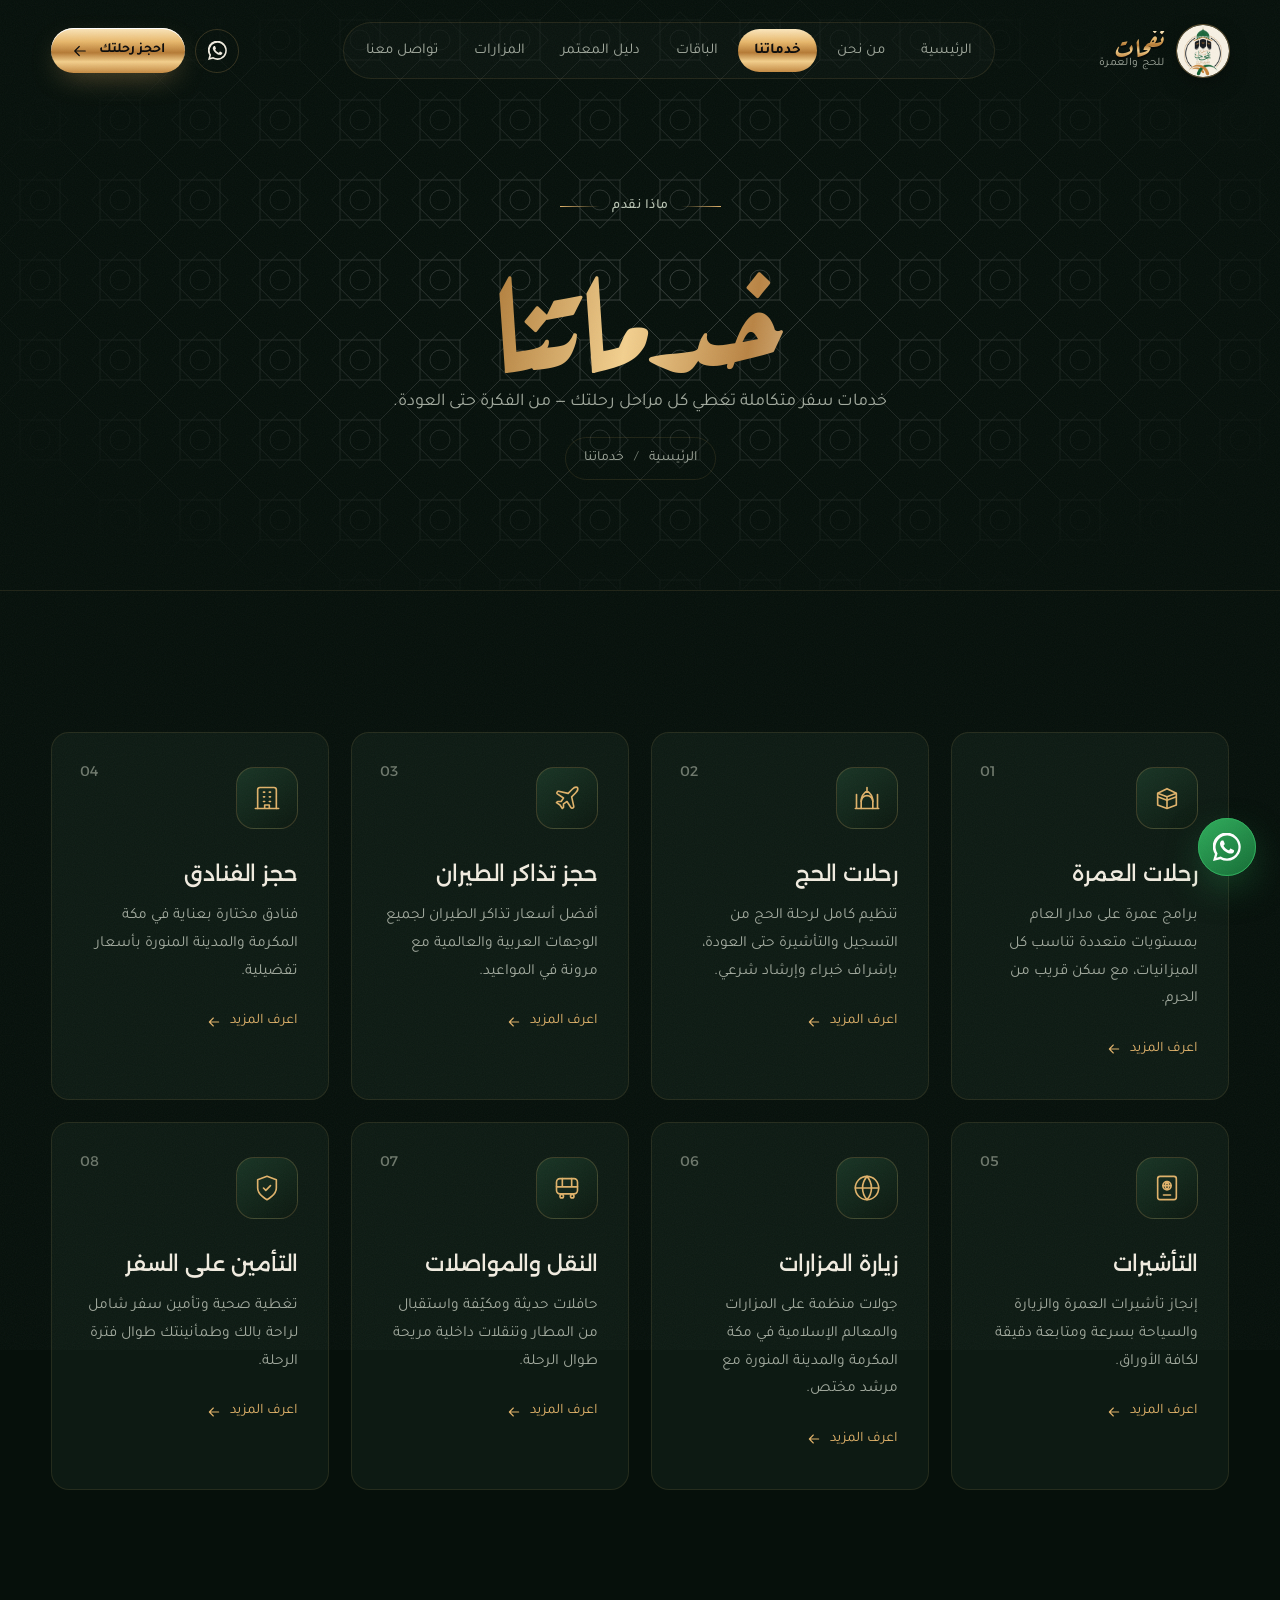
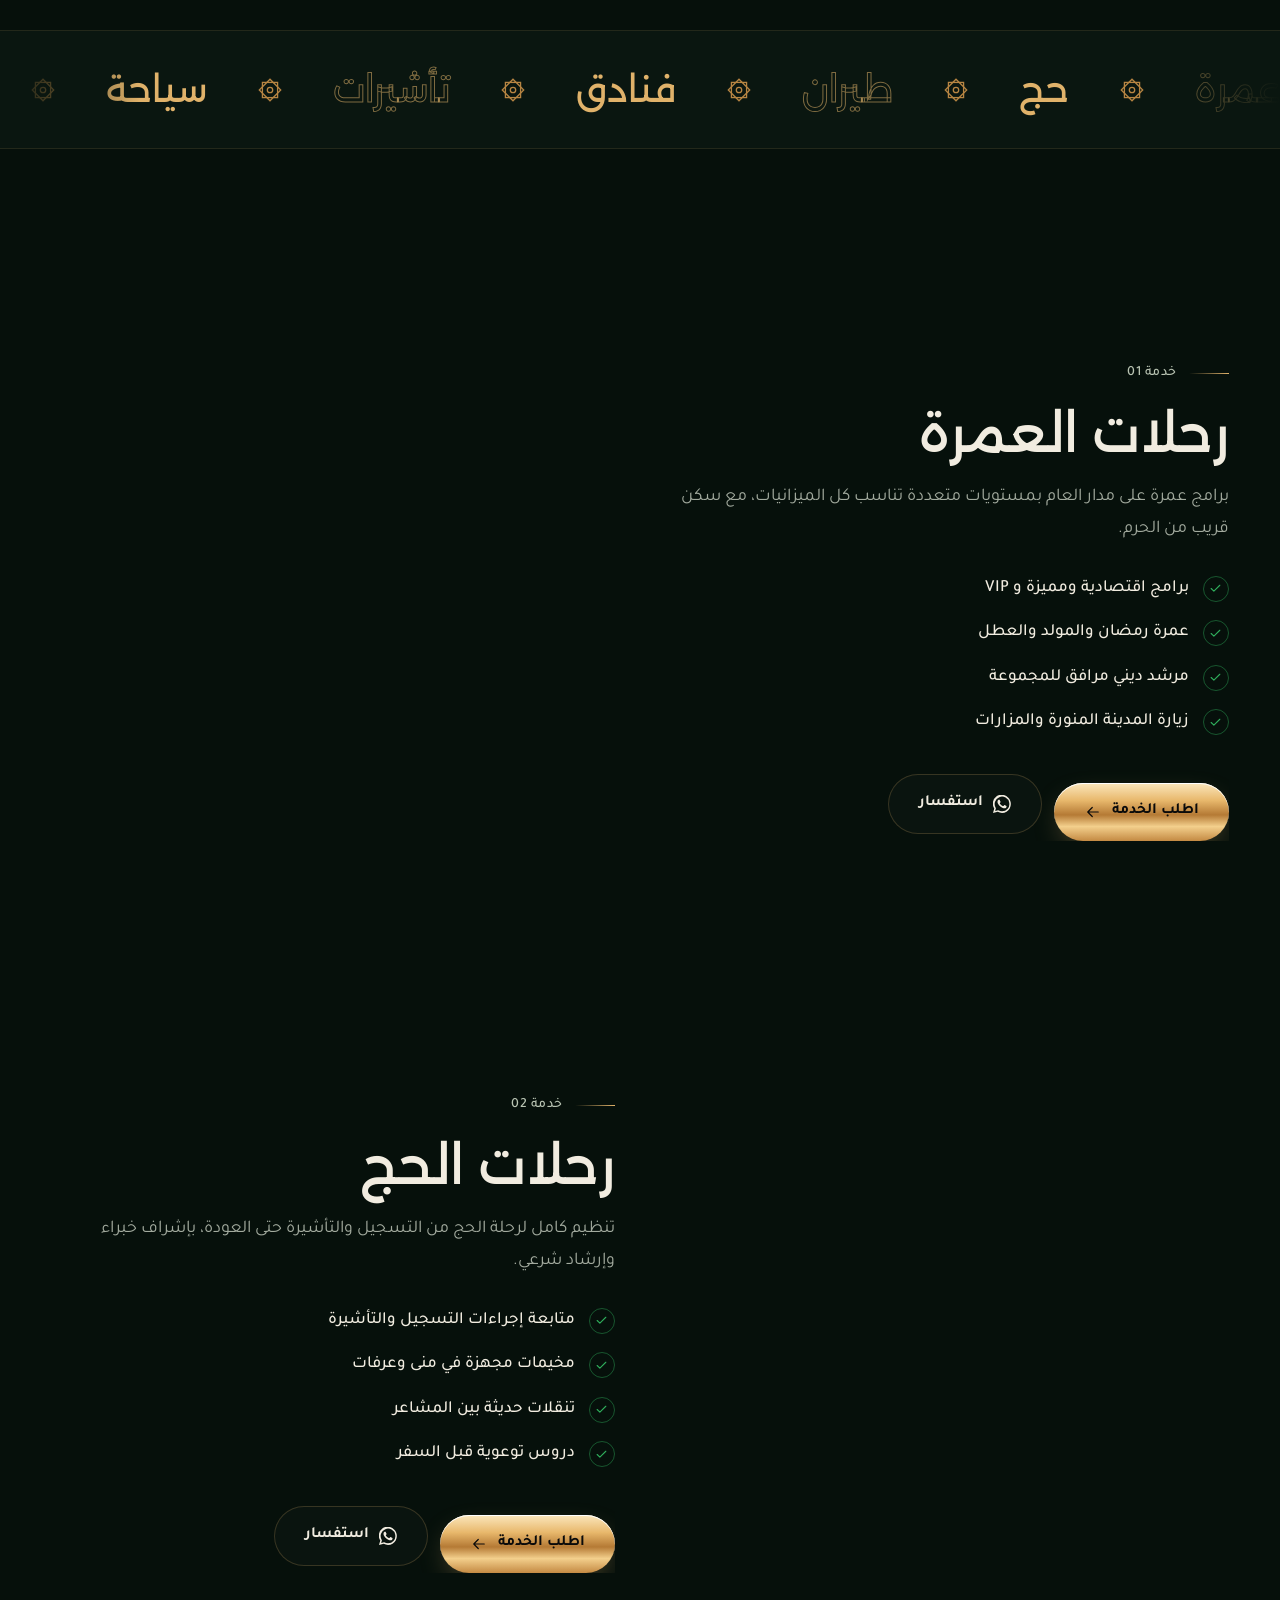
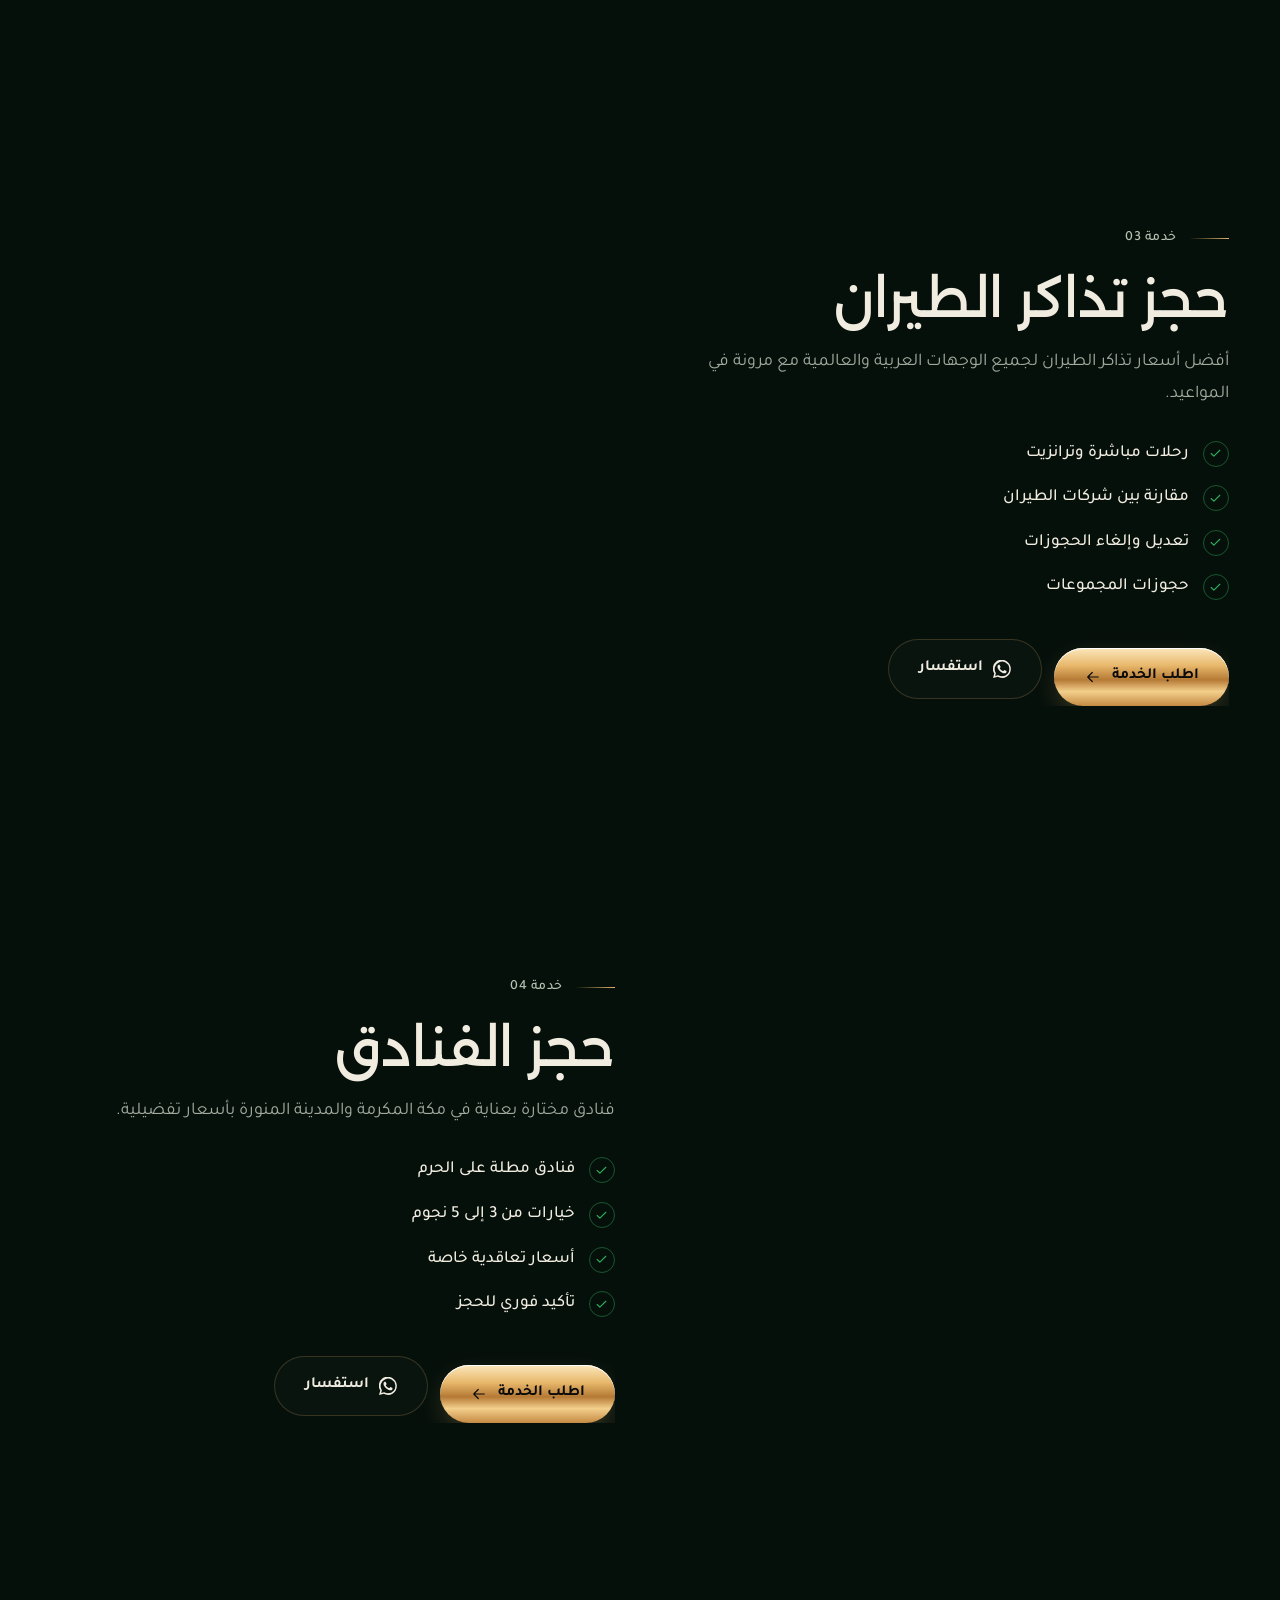
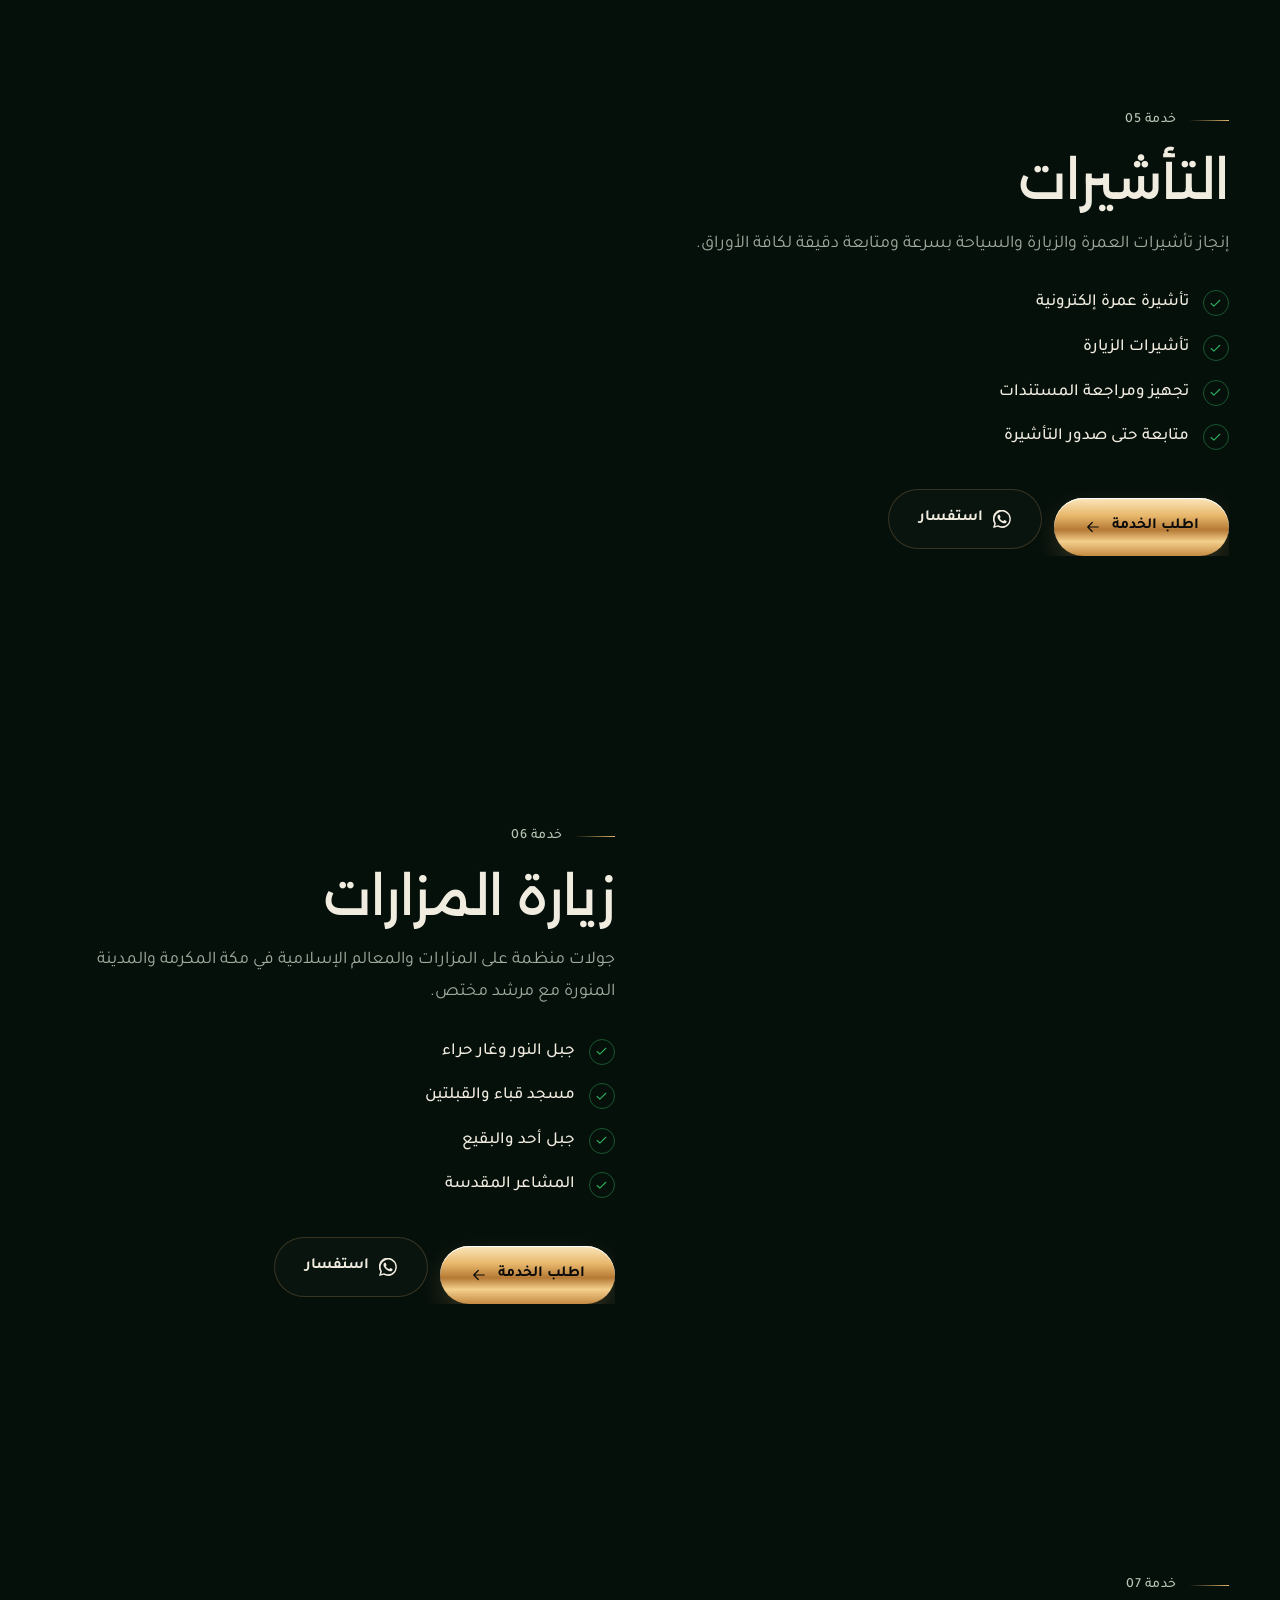
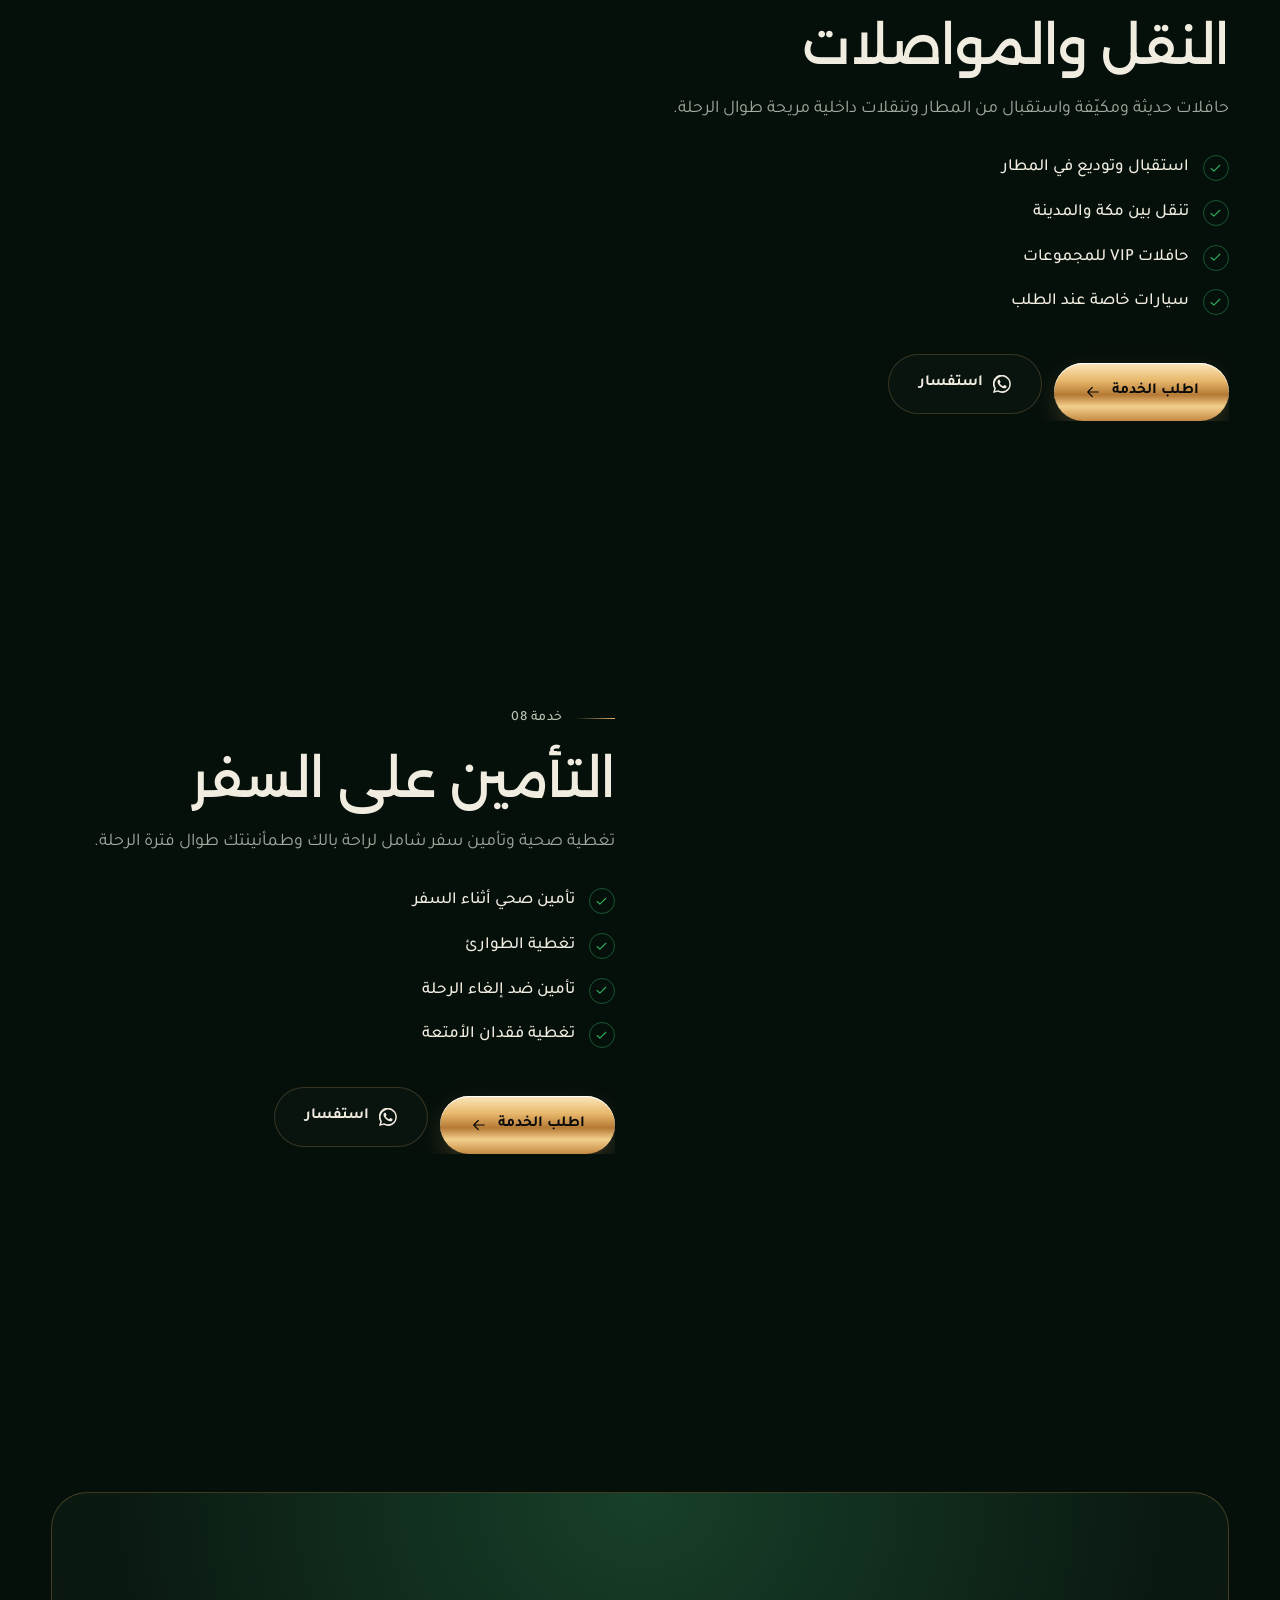
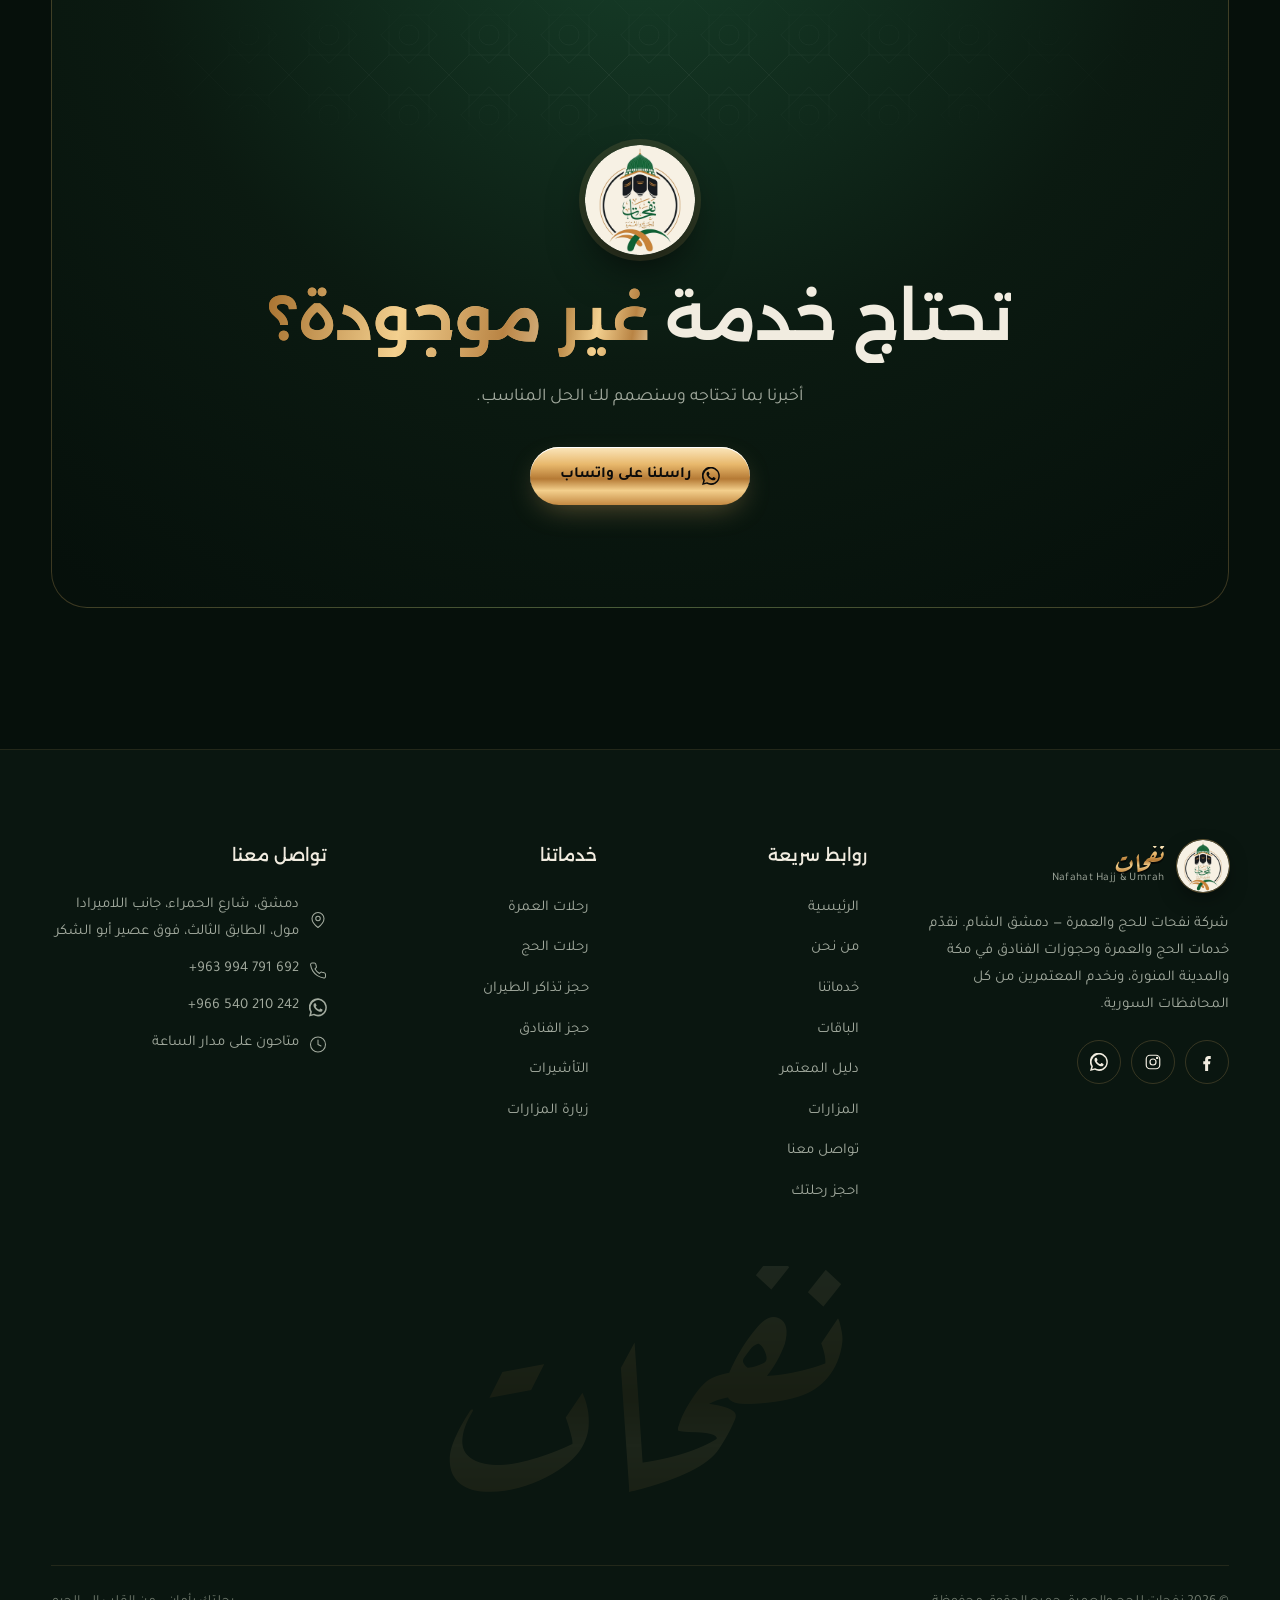
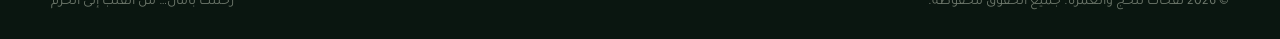
<file: services.html>
<!DOCTYPE html>
<html lang="ar" dir="rtl">
<head>
  <meta charset="UTF-8">
  <meta name="viewport" content="width=device-width, initial-scale=1.0">
  <title>خدماتنا | نفحات للحج والعمرة</title>
  <meta name="description" content="نفحات للحج والعمرة - برامج عمرة وحج متكاملة، فنادق قريبة من الحرم، تأشيرات وتنقلات وإرشاد ديني بخدمة موثوقة.">
  <meta name="theme-color" content="#06100b">
  <link rel="icon" href="assets/logo-badge.png">
  <link rel="preconnect" href="https://fonts.googleapis.com"><link rel="preconnect" href="https://fonts.gstatic.com" crossorigin>
  <link href="https://fonts.googleapis.com/css2?family=Alexandria:wght@300;400;500;600;700&family=Aref+Ruqaa:wght@400;700&family=Tajawal:wght@300;400;500;700&display=swap" rel="stylesheet">
  <link rel="stylesheet" href="css/style.css">
</head>
<body class="is-loading" data-page="services">

  <div class="preloader">
    <div class="preloader__inner">
      <div class="preloader__logo"><img src="assets/logo-badge.png" alt=""></div>
      <div class="preloader__bar"><i></i></div>
      <div class="preloader__txt">0%</div>
    </div>
  </div>

    <main>
    <section class="page-hero">
      <div class="page-hero__bg" data-art="pattern"></div>
      <div class="container">
        <span class="eyebrow both" data-reveal="up">ماذا نقدم</span>
        <h1 class="page-hero__title"><span class="word-reveal metal-shine">خدماتنا</span></h1>
        <p class="lead" style="margin-inline:auto" data-reveal="up">خدمات سفر متكاملة تغطي كل مراحل رحلتك — من الفكرة حتى العودة.</p>
        <div class="crumbs" data-reveal="up"><a href="index.html">الرئيسية</a><span>/</span>خدماتنا</div>
      </div>
    </section>

    <section class="section">
      <div class="container">
        <div class="grid grid-4" id="services-grid"></div>
      </div>
    </section>

    <div class="marquee" aria-hidden="true">
      <div class="marquee__track">
        <div class="marquee__item">عمرة <span data-icon="orn"></span> <span class="fill">حج</span> <span data-icon="orn"></span> طيران <span data-icon="orn"></span> <span class="fill">فنادق</span> <span data-icon="orn"></span> تأشيرات <span data-icon="orn"></span> <span class="fill">سياحة</span> <span data-icon="orn"></span> نقل <span data-icon="orn"></span> <span class="fill">تأمين</span> <span data-icon="orn"></span></div>
        <div class="marquee__item">عمرة <span data-icon="orn"></span> <span class="fill">حج</span> <span data-icon="orn"></span> طيران <span data-icon="orn"></span> <span class="fill">فنادق</span> <span data-icon="orn"></span> تأشيرات <span data-icon="orn"></span> <span class="fill">سياحة</span> <span data-icon="orn"></span> نقل <span data-icon="orn"></span> <span class="fill">تأمين</span> <span data-icon="orn"></span></div>
      </div>
    </div>

    <section class="section">
      <div class="container" id="services-detail"></div>
    </section>

    <section class="section" style="padding-top:0">
      <div class="container">
        <div class="cta" data-reveal="scale">
          <div class="cta__pattern" data-art="pattern"></div>
          <img class="cta__logo" src="assets/logo-badge.png" alt="">
          <h2 class="h-display split-words">تحتاج خدمة <span class="metal-shine">غير موجودة؟</span></h2>
          <p class="lead">أخبرنا بما تحتاجه وسنصمم لك الحل المناسب.</p>
          <div class="hero__actions">
            <a class="btn btn--primary" data-wa="السلام عليكم، أحتاج خدمة خاصة" data-magnetic><span data-icon="whatsapp" style="display:contents"></span> راسلنا على واتساب</a>
          </div>
        </div>
      </div>
    </section>
  </main>

  <script src="js/data.js"></script>
  <script src="js/main.js"></script>
</body>
</html>
</file>
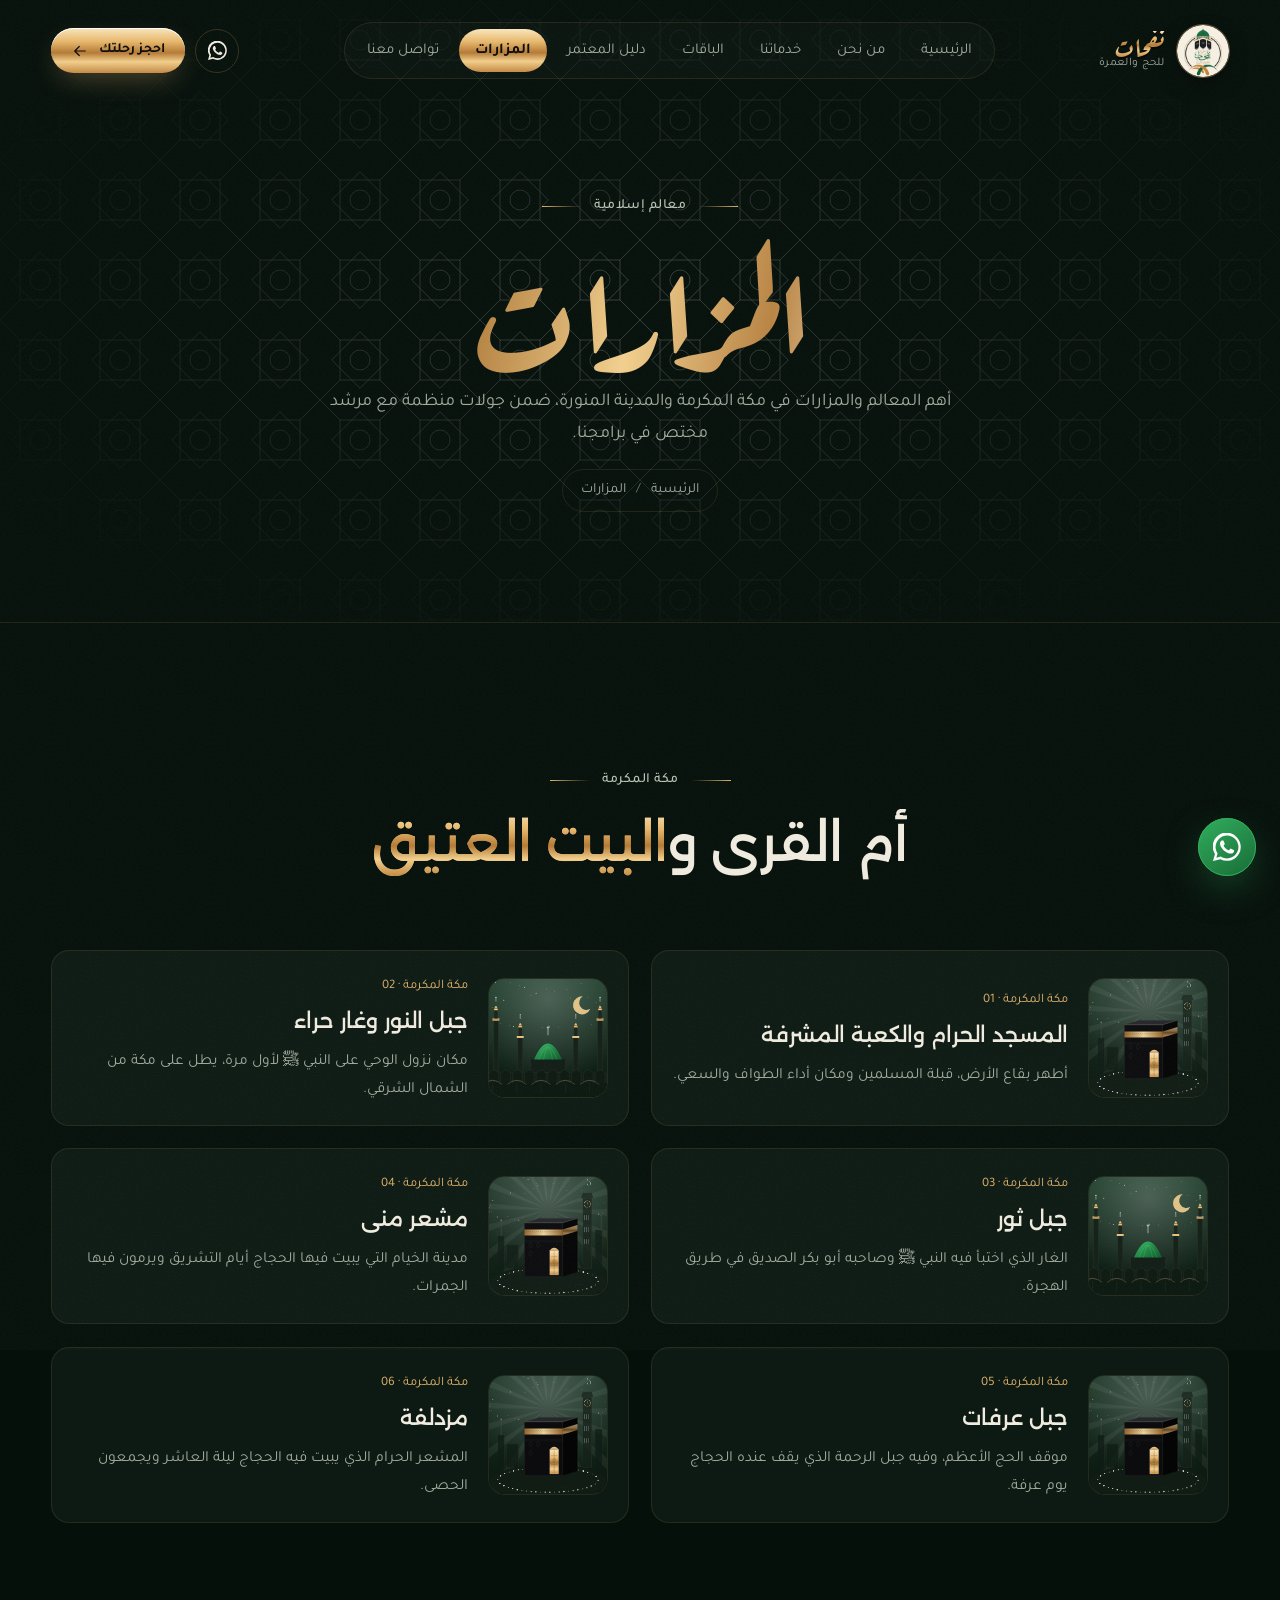
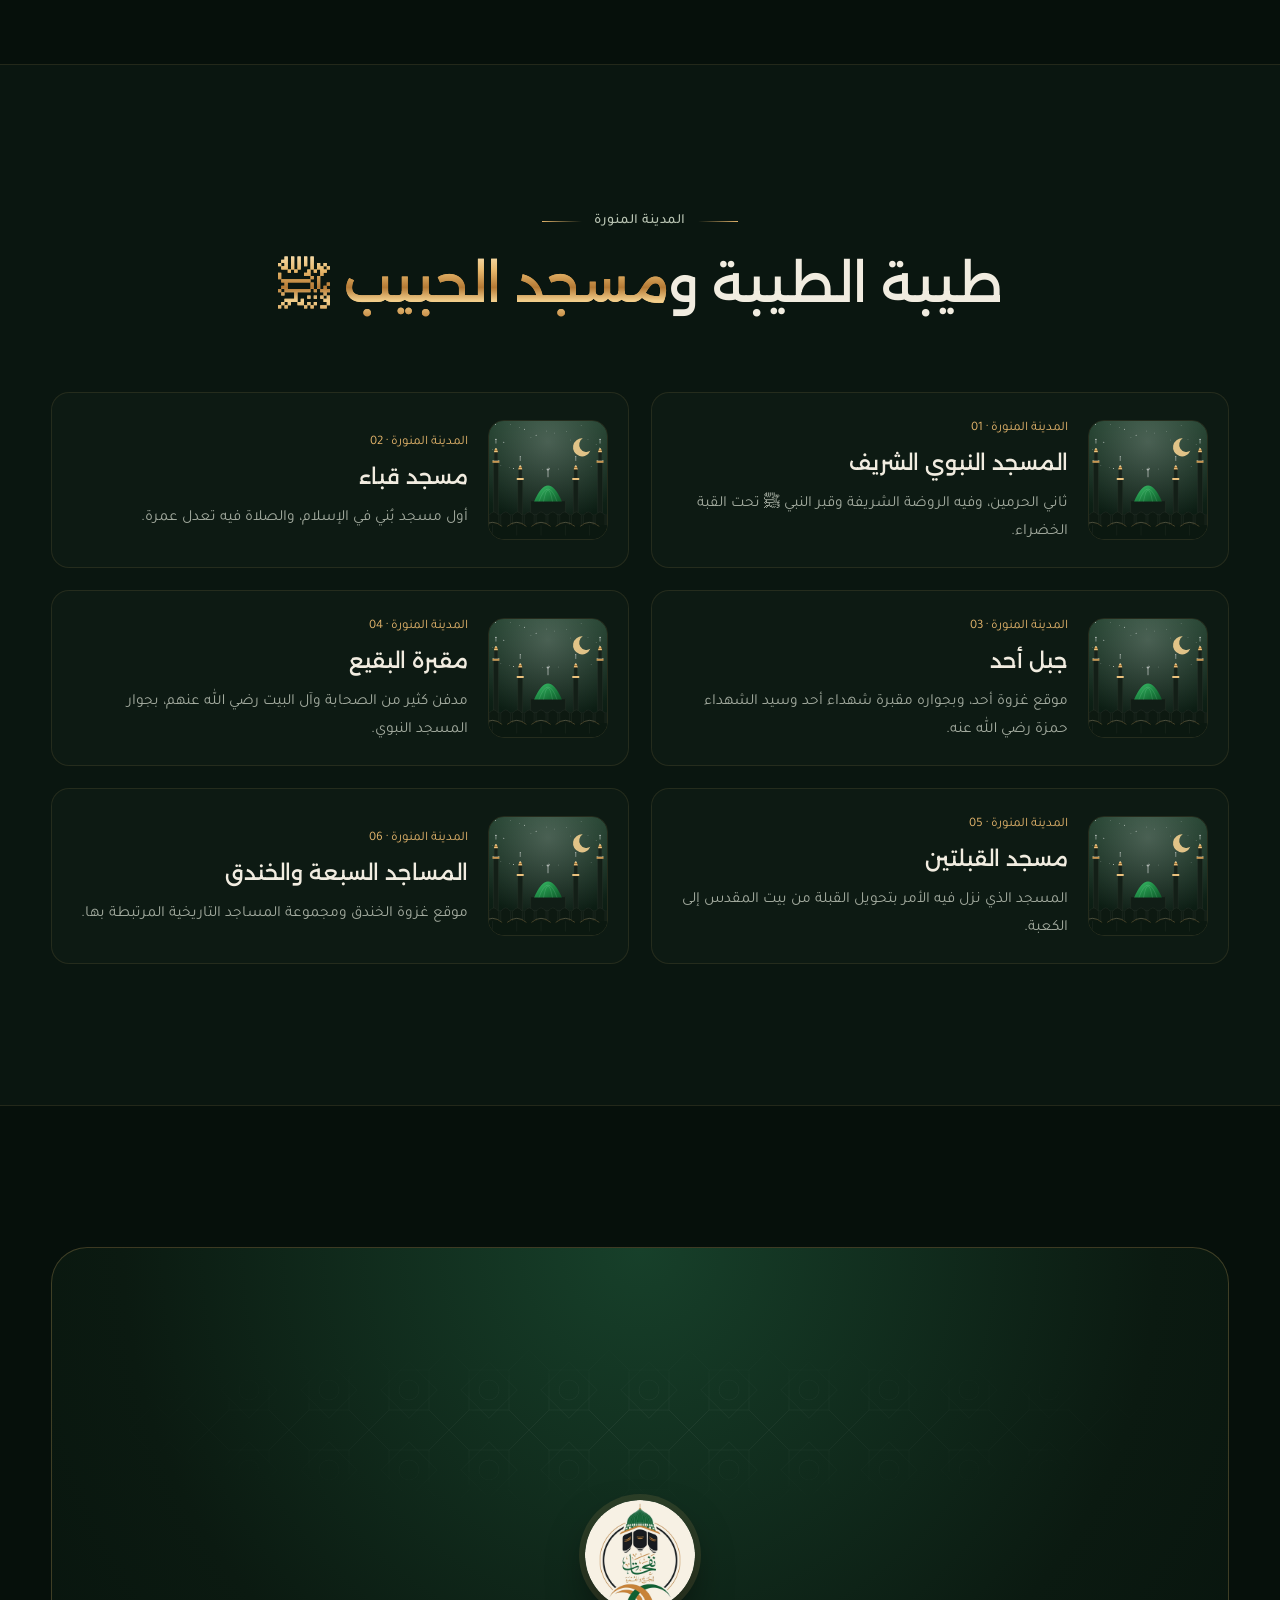
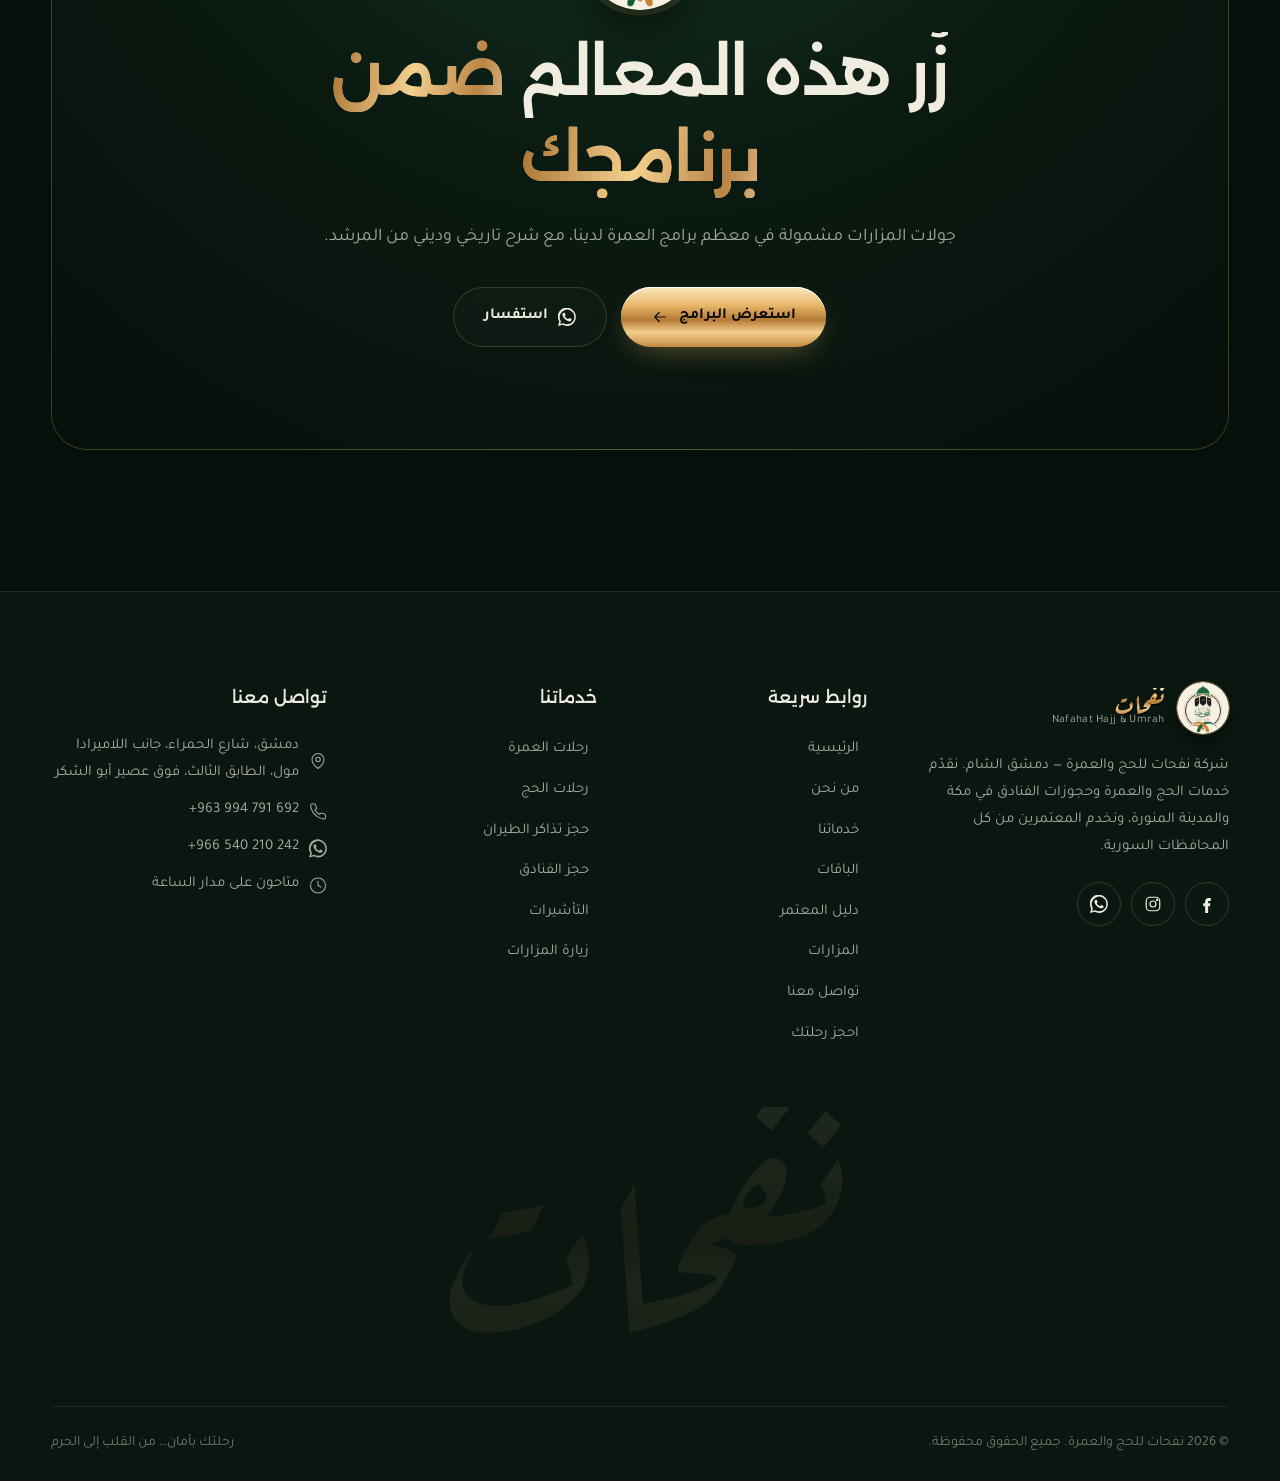
<file: ziyarat.html>
<!DOCTYPE html>
<html lang="ar" dir="rtl">
<head>
  <meta charset="UTF-8">
  <meta name="viewport" content="width=device-width, initial-scale=1.0">
  <title>المزارات | نفحات للحج والعمرة</title>
  <meta name="description" content="نفحات للحج والعمرة - برامج عمرة وحج متكاملة، فنادق قريبة من الحرم، تأشيرات وتنقلات وإرشاد ديني بخدمة موثوقة.">
  <meta name="theme-color" content="#06100b">
  <link rel="icon" href="assets/logo-badge.png">
  <link rel="preconnect" href="https://fonts.googleapis.com"><link rel="preconnect" href="https://fonts.gstatic.com" crossorigin>
  <link href="https://fonts.googleapis.com/css2?family=Alexandria:wght@300;400;500;600;700&family=Aref+Ruqaa:wght@400;700&family=Tajawal:wght@300;400;500;700&display=swap" rel="stylesheet">
  <link rel="stylesheet" href="css/style.css">
</head>
<body class="is-loading" data-page="ziyarat">

  <div class="preloader">
    <div class="preloader__inner">
      <div class="preloader__logo"><img src="assets/logo-badge.png" alt=""></div>
      <div class="preloader__bar"><i></i></div>
      <div class="preloader__txt">0%</div>
    </div>
  </div>

    <main>
    <section class="page-hero">
      <div class="page-hero__bg" data-art="pattern"></div>
      <div class="container">
        <span class="eyebrow both" data-reveal="up">معالم إسلامية</span>
        <h1 class="page-hero__title"><span class="word-reveal metal-shine">المزارات</span></h1>
        <p class="lead" style="margin-inline:auto" data-reveal="up">أهم المعالم والمزارات في مكة المكرمة والمدينة المنورة، ضمن جولات منظمة مع مرشد مختص في برامجنا.</p>
        <div class="crumbs" data-reveal="up"><a href="index.html">الرئيسية</a><span>/</span>المزارات</div>
      </div>
    </section>

    <section class="section">
      <div class="container">
        <div class="sec-head center">
          <span class="eyebrow both" data-reveal="up">مكة المكرمة</span>
          <h2 class="h-1 split-words">أم القرى و<span class="metal">البيت العتيق</span></h2>
        </div>
        <div class="grid grid-2" id="ziy-makkah"></div>
      </div>
    </section>

    <section class="section" style="background:var(--bg-2);border-block:1px solid var(--line)">
      <div class="container">
        <div class="sec-head center">
          <span class="eyebrow both" data-reveal="up">المدينة المنورة</span>
          <h2 class="h-1 split-words">طيبة الطيبة و<span class="metal">مسجد الحبيب ﷺ</span></h2>
        </div>
        <div class="grid grid-2" id="ziy-madinah"></div>
      </div>
    </section>

    <section class="section">
      <div class="container">
        <div class="cta" data-reveal="scale">
          <div class="cta__pattern" data-art="pattern"></div>
          <img class="cta__logo" src="assets/logo-badge.png" alt="">
          <h2 class="h-display split-words">زُر هذه المعالم <span class="metal-shine">ضمن برنامجك</span></h2>
          <p class="lead">جولات المزارات مشمولة في معظم برامج العمرة لدينا، مع شرح تاريخي وديني من المرشد.</p>
          <div class="hero__actions">
            <a href="packages.html" class="btn btn--primary" data-magnetic>استعرض البرامج <span data-icon="arrow" style="display:contents"></span></a>
            <a class="btn btn--ghost" data-wa="السلام عليكم، أود الاستفسار عن جولات المزارات" data-magnetic><span data-icon="whatsapp" style="display:contents"></span> استفسار</a>
          </div>
        </div>
      </div>
    </section>
  </main>

  <script src="js/data.js"></script>
  <script src="js/main.js"></script>
</body>
</html>
</file>
<file: css/style.css>
/* =========================================================
   نفحات للحج والعمرة — Nafahat Hajj & Umrah
   Main Stylesheet
   ========================================================= */

:root {
  --bg: #06100b;
  --bg-2: #0a1610;
  --bg-3: #0f1d15;
  --card: #0d1a13;
  --line: rgba(214, 170, 100, 0.12);
  --line-2: rgba(214, 170, 100, 0.22);
  --text: #f1ece0;
  --muted: #a3ab9f;
  --dim: #6e786c;
  --silver-1: #ffffff;
  --silver-2: #e0b26a;
  --green: #1f8a45;
  --green-2: #2fae5c;
  --silver-3: #b78543;
  --silver: linear-gradient(180deg, #fbe7bd 0%, #e8b86c 30%, #b57a35 55%, #f3cf8c 75%, #c48a43 100%);
  --silver-h: linear-gradient(100deg, #9c6a2e 0%, #f6dca2 25%, #b78543 45%, #fff1cf 60%, #9c6a2e 100%);
  --accent: #c9ccd1;
  --radius: 18px;
  --radius-lg: 28px;
  --ease: cubic-bezier(.22, 1, .36, 1);
  --ease-in-out: cubic-bezier(.76, 0, .24, 1);
  --container: 1240px;
  --f-body: "Tajawal", system-ui, sans-serif;
  --f-head: "Alexandria", "Tajawal", sans-serif;
  --f-art: "Aref Ruqaa", "Amiri", serif;
}

*, *::before, *::after { box-sizing: border-box; margin: 0; padding: 0; }
html { scroll-behavior: smooth; -webkit-text-size-adjust: 100%; }
body {
  font-family: var(--f-body);
  background: var(--bg);
  color: var(--text);
  line-height: 1.8;
  font-size: 17px;
  overflow-x: hidden;
  -webkit-font-smoothing: antialiased;
}
body.is-loading { overflow: hidden; }
img, svg { display: block; max-width: 100%; }
a { color: inherit; text-decoration: none; }
button, input, select, textarea { font: inherit; color: inherit; }
button { cursor: pointer; background: none; border: 0; }
ul { list-style: none; }
::selection { background: #e0b26a; color: #000; }

/* scrollbar */
::-webkit-scrollbar { width: 10px; }
::-webkit-scrollbar-track { background: var(--bg); }
::-webkit-scrollbar-thumb { background: linear-gradient(#c48a43, #1f8a45); border-radius: 10px; border: 2px solid var(--bg); }

/* grain overlay */
body::after {
  content: ""; position: fixed; inset: -50%; z-index: 9990; pointer-events: none; opacity: .045;
  background-image: url("data:image/svg+xml;utf8,<svg xmlns='http://www.w3.org/2000/svg' width='160' height='160'><filter id='n'><feTurbulence type='fractalNoise' baseFrequency='.9' numOctaves='3' stitchTiles='stitch'/></filter><rect width='100%' height='100%' filter='url(%23n)'/></svg>");
  animation: grain 1.2s steps(6) infinite;
}
@keyframes grain {
  0% { transform: translate(0, 0) } 20% { transform: translate(-3%, 2%) } 40% { transform: translate(2%, -3%) }
  60% { transform: translate(-2%, -1%) } 80% { transform: translate(3%, 3%) } 100% { transform: translate(0, 0) }
}

.container { width: min(var(--container), 92%); margin-inline: auto; }
.section { padding: clamp(80px, 11vw, 150px) 0; position: relative; }
.section--tight { padding: clamp(60px, 7vw, 100px) 0; }
.center { text-align: center; }

/* ===== metallic text ===== */
.metal {
  background: var(--silver);
  -webkit-background-clip: text; background-clip: text;
  color: transparent;
  filter: drop-shadow(0 2px 0 rgba(0,0,0,.6));
}
.metal-shine {
  background: linear-gradient(100deg, #a7712f 0%, #f3d08f 20%, #b98444 35%, #fff2d2 50%, #b98444 65%, #ecc47d 80%, #a7712f 100%);
  background-size: 250% 100%;
  -webkit-background-clip: text; background-clip: text; color: transparent;
  animation: shine 6s linear infinite;
}
@keyframes shine { from { background-position: 100% 0 } to { background-position: -150% 0 } }

/* ===== typography ===== */
.eyebrow {
  display: inline-flex; align-items: center; gap: 12px;
  font-size: 14px; letter-spacing: .5px; color: var(--muted); font-weight: 500;
}
.eyebrow::before, .eyebrow.both::after { content: ""; width: 40px; height: 1px; background: linear-gradient(90deg, transparent, var(--silver-2)); }
.eyebrow.both::after { background: linear-gradient(-90deg, transparent, var(--silver-2)); }
.h-display { font-family: var(--f-head); font-weight: 600; font-size: clamp(34px, 5vw, 64px); line-height: 1.25; letter-spacing: -0.5px; }
.h-1 { font-family: var(--f-head); font-weight: 500; font-size: clamp(30px, 4.2vw, 52px); line-height: 1.3; }
.h-2 { font-family: var(--f-head); font-weight: 500; font-size: clamp(22px, 2.4vw, 30px); line-height: 1.4; }
.h-3 { font-family: var(--f-head); font-weight: 500; font-size: 20px; line-height: 1.5; }
.lead { color: var(--muted); font-size: clamp(16px, 1.4vw, 19px); max-width: 640px; }
.center .lead { margin-inline: auto; }
.sec-head { margin-bottom: clamp(40px, 6vw, 70px); }
.sec-head .h-1 { margin: 14px 0 16px; }

.divider-orn { display: flex; align-items: center; justify-content: center; gap: 14px; color: var(--silver-3); margin: 18px auto; }
.divider-orn span { width: 60px; height: 1px; background: linear-gradient(90deg, transparent, var(--silver-3)); }
.divider-orn span:last-child { transform: scaleX(-1); }
.divider-orn svg { width: 18px; animation: spin 14s linear infinite; }

/* ===== buttons ===== */
.btn {
  --bx: 0px; --by: 0px;
  position: relative; display: inline-flex; align-items: center; justify-content: center; gap: 10px;
  padding: 15px 30px; border-radius: 100px; font-weight: 600; font-size: 15.5px;
  transition: transform .4s var(--ease), box-shadow .4s, color .4s, background .4s;
  overflow: hidden; isolation: isolate; white-space: nowrap;
  transform: translate(var(--bx), var(--by));
}
.btn svg { width: 18px; height: 18px; transition: transform .4s var(--ease); }
.btn:hover svg.arr { transform: translateX(-5px); }
.btn--primary { background: var(--silver); color: #0a0a0a; box-shadow: 0 10px 30px -10px rgba(224,178,106,.45), inset 0 1px 0 #fff; }
.btn--primary::before {
  content: ""; position: absolute; inset: 0; z-index: -1;
  background: linear-gradient(110deg, transparent 30%, rgba(255,255,255,.95) 50%, transparent 70%);
  transform: translateX(120%); transition: transform .9s var(--ease);
}
.btn--primary:hover::before { transform: translateX(-120%); }
.btn--primary:hover { box-shadow: 0 18px 45px -12px rgba(224,178,106,.6), inset 0 1px 0 #fff; }
.btn--ghost { border: 1px solid var(--line-2); color: var(--text); background: rgba(255,255,255,.02); backdrop-filter: blur(6px); }
.btn--ghost::before { content: ""; position: absolute; inset: 0; z-index: -1; background: var(--silver); transform: scaleY(0); transform-origin: bottom; transition: transform .5s var(--ease); }
.btn--ghost:hover { color: #0a0a0a; border-color: transparent; }
.btn--ghost:hover::before { transform: scaleY(1); }
.btn--sm { padding: 10px 20px; font-size: 14px; }
.btn--block { width: 100%; }

/* ===== preloader ===== */
.preloader {
  position: fixed; inset: 0; z-index: 10000; background: var(--bg);
  display: grid; place-items: center;
  transition: clip-path 1.1s var(--ease-in-out);
  clip-path: inset(0 0 0 0);
}
.preloader.done { clip-path: inset(0 0 100% 0); }
.preloader__inner { display: grid; justify-items: center; gap: 26px; }
.preloader__logo { width: 120px; position: relative; animation: pl-in 1.2s var(--ease) both; }
.preloader__logo img { width: 100%; filter: drop-shadow(0 0 30px rgba(255,255,255,.15)); }
.preloader__logo img { animation: glint 1.8s ease-in-out infinite; }
@keyframes glint { 0%,100% { filter: brightness(.85) drop-shadow(0 0 10px rgba(255,255,255,.05)) } 50% { filter: brightness(1.35) drop-shadow(0 0 30px rgba(255,255,255,.3)) } }
@keyframes pl-in { from { opacity: 0; transform: scale(.85); filter: blur(10px) } to { opacity: 1; transform: none; filter: none } }
.preloader__bar { width: 180px; height: 1px; background: var(--line); position: relative; overflow: hidden; }
.preloader__bar i { position: absolute; inset: 0; background: var(--silver-h); transform-origin: right; transform: scaleX(0); transition: transform .3s; }
.preloader__txt { font-size: 13px; color: var(--muted); letter-spacing: 2px; }

/* page transition */
.page-trans { position: fixed; inset: 0; z-index: 9995; pointer-events: none; display: grid; grid-template-columns: repeat(5, 1fr); }
.page-trans span { background: #0b1a11; transform: scaleY(0); transform-origin: top; border-left: 1px solid var(--line); }
.page-trans.out span { transform: scaleY(1); transition: transform .55s var(--ease-in-out); }
.page-trans.out span:nth-child(2) { transition-delay: .05s } .page-trans.out span:nth-child(3) { transition-delay: .1s }
.page-trans.out span:nth-child(4) { transition-delay: .15s } .page-trans.out span:nth-child(5) { transition-delay: .2s }

/* custom cursor */
.cursor, .cursor-dot { position: fixed; top: 0; left: 0; pointer-events: none; z-index: 9998; border-radius: 50%; }
.cursor { width: 38px; height: 38px; border: 1px solid rgba(255,255,255,.5); margin: -19px 0 0 -19px; transition: width .35s var(--ease), height .35s var(--ease), margin .35s var(--ease), background .35s, border-color .35s; mix-blend-mode: difference; }
.cursor, .cursor-dot { opacity: 0; transition-property: width, height, margin, background, border-color, opacity; }
.cursor-on .cursor, .cursor-on .cursor-dot { opacity: 1; }
.cursor-dot { width: 5px; height: 5px; background: #fff; margin: -2.5px 0 0 -2.5px; }
.cursor.hover { width: 70px; height: 70px; margin: -35px 0 0 -35px; background: rgba(255,255,255,.9); border-color: transparent; }
@media (hover: none), (max-width: 900px) { .cursor, .cursor-dot { display: none } }

/* scroll progress */
.scroll-progress { position: fixed; top: 0; right: 0; height: 2px; width: 100%; z-index: 1001; background: var(--silver-h); transform-origin: right; transform: scaleX(0); }

/* ===== header ===== */
.header { position: fixed; inset: 0 0 auto; z-index: 1000; transition: background .5s, padding .5s var(--ease), border-color .5s, transform .5s var(--ease); padding: 22px 0; border-bottom: 1px solid transparent; }
.header.scrolled { background: rgba(6,16,11,.72); backdrop-filter: blur(18px) saturate(140%); -webkit-backdrop-filter: blur(18px) saturate(140%); padding: 12px 0; border-color: var(--line); }
.header.hide { transform: translateY(-100%); }
.header__in { display: flex; align-items: center; justify-content: space-between; gap: 24px; }
.brand { display: flex; align-items: center; gap: 12px; }
.brand img { width: 46px; transition: transform .6s var(--ease); }
.brand:hover img { transform: rotate(-8deg) scale(1.06); }
.brand__txt { display: grid; line-height: 1.2; }
.brand__txt b { font-family: var(--f-head); font-size: 20px; font-weight: 600; }
.brand__txt small { font-size: 11.5px; color: var(--muted); letter-spacing: .3px; }
.nav { display: flex; gap: 4px; padding: 6px; border: 1px solid var(--line); border-radius: 100px; background: rgba(255,255,255,.02); }
.nav a { position: relative; padding: 8px 16px; border-radius: 100px; font-size: 15px; color: var(--muted); transition: color .3s; }
.nav a:hover { color: var(--text); }
.nav a.active { color: #0a0a0a; background: var(--silver); font-weight: 600; }
.header__cta { display: flex; align-items: center; gap: 10px; }
.icon-btn { width: 44px; height: 44px; border-radius: 50%; border: 1px solid var(--line-2); display: grid; place-items: center; transition: .4s var(--ease); }
.icon-btn svg { width: 19px; height: 19px; }
.icon-btn:hover { background: var(--silver); color: #000; transform: rotate(-12deg); }
.burger { display: none; width: 46px; height: 46px; border-radius: 50%; border: 1px solid var(--line-2); position: relative; }
.burger span { position: absolute; left: 13px; right: 13px; height: 1.5px; background: var(--text); transition: .45s var(--ease); }
.burger span:nth-child(1) { top: 17px } .burger span:nth-child(2) { top: 23px } .burger span:nth-child(3) { top: 29px; left: 20px }
.menu-open .burger span:nth-child(1) { top: 23px; transform: rotate(45deg) }
.menu-open .burger span:nth-child(2) { opacity: 0 }
.menu-open .burger span:nth-child(3) { top: 23px; left: 13px; transform: rotate(-45deg) }

.mobile-menu {
  position: fixed; inset: 0; z-index: 999; background: rgba(6,16,11,.97); backdrop-filter: blur(20px);
  display: flex; flex-direction: column; justify-content: center; padding: 100px 8% 40px;
  clip-path: circle(0% at 8% 5%); transition: clip-path .9s var(--ease-in-out); visibility: hidden;
}
.menu-open .mobile-menu { clip-path: circle(150% at 8% 5%); visibility: visible; }
.mobile-menu a.m-link { font-family: var(--f-head); font-size: clamp(28px, 8vw, 44px); padding: 6px 0; display: flex; justify-content: space-between; align-items: baseline; border-bottom: 1px solid var(--line); opacity: 0; transform: translateY(30px); transition: .6s var(--ease); }
.mobile-menu a.m-link small { font-size: 13px; color: var(--dim); font-family: var(--f-body); }
.menu-open .mobile-menu a.m-link { opacity: 1; transform: none; }
.mobile-menu__foot { margin-top: 34px; display: flex; gap: 12px; flex-wrap: wrap; }

/* ===== hero ===== */
.hero { position: relative; min-height: 100svh; display: flex; align-items: center; padding: 140px 0 80px; overflow: hidden; }
.hero__canvas { position: absolute; inset: 0; z-index: 0; }
.hero__glow { position: absolute; width: 900px; height: 900px; border-radius: 50%; background: radial-gradient(circle, rgba(224,178,106,.10), transparent 60%); top: 50%; left: 50%; transform: translate(-50%, -50%); z-index: 0; pointer-events: none; }
.hero__pattern { position: absolute; width: min(1100px, 140vw); aspect-ratio: 1; top: 50%; left: 50%; translate: -50% -46%; opacity: .07; z-index: 0; animation: spin 140s linear infinite; pointer-events: none; }
@keyframes spin { to { rotate: 360deg } }
.hero__grid { position: relative; z-index: 2; display: grid; grid-template-columns: 1fr; text-align: center; justify-items: center; }
.hero__title {
  font-family: var(--f-art); font-weight: 700; line-height: .95;
  font-size: clamp(110px, 22vw, 330px);
  margin: 10px 0 -0.13em; position: relative; z-index: 1;
}
.word-reveal { display: inline-block; padding: 0 .08em; clip-path: inset(0 0 0 100%); filter: blur(12px); transform: translateY(18px) scale(1.04); }
.loaded .word-reveal { animation: wordIn 1.8s .15s var(--ease-in-out) forwards; }
@keyframes wordIn { 60% { filter: blur(0) } to { clip-path: inset(-20% -10% -20% -10%); filter: blur(0); transform: none } }
.hero__stage { position: relative; width: min(440px, 80vw); aspect-ratio: 4/4.4; margin-top: -0.6em; z-index: 2; }
.hero__frame {
  position: absolute; inset: 0; border-radius: 220px 220px 24px 24px; overflow: hidden;
  background: radial-gradient(120% 80% at 50% 0%, #1d3a28 0%, #0b1710 55%, #06100b 100%);
  border: 1px solid var(--line-2);
  box-shadow: 0 40px 120px -30px rgba(0,0,0,.9), inset 0 1px 0 rgba(255,255,255,.1);
  clip-path: inset(100% 0 0 0 round 220px 220px 24px 24px);
}
.loaded .hero__frame { animation: frameIn 1.6s .5s var(--ease-in-out) forwards; }
@keyframes frameIn { to { clip-path: inset(0 0 0 0 round 220px 220px 24px 24px) } }
.hero__frame svg { position: absolute; inset: 0; width: 100%; height: 100%; }
.hero__ring { position: absolute; inset: -18px; border-radius: 240px 240px 36px 36px; border: 1px dashed rgba(255,255,255,.12); opacity: 0; }
.loaded .hero__ring { animation: fadeIn 1s 1.6s forwards; }
.hero__side { position: absolute; top: 58%; width: 260px; text-align: right; z-index: 3; opacity: 0; }
.hero__side.r { right: 0; } .hero__side.l { left: 0; text-align: left; }
.hero__side .h-3 { margin-bottom: 6px; }
.hero__side p { color: var(--muted); font-size: 14.5px; }
.loaded .hero__side { animation: sideIn 1.2s 1.5s var(--ease) forwards; }
@keyframes sideIn { from { opacity: 0; transform: translateY(30px) } to { opacity: 1; transform: none } }
@keyframes fadeIn { to { opacity: 1 } }
.hero__sub { margin-top: 44px; display: flex; flex-direction: column; align-items: center; gap: 22px; }
.hero__actions { display: flex; gap: 14px; flex-wrap: wrap; justify-content: center; }
.hero .fade-up { opacity: 0; transform: translateY(30px); }
.loaded .hero .fade-up { animation: sideIn 1.1s var(--ease) forwards; animation-delay: var(--d, 1.7s); }
.hero__badge {
  position: absolute; z-index: 4; bottom: 14%; left: -40px; padding: 12px 16px; border-radius: 16px;
  background: rgba(10,24,16,.75); backdrop-filter: blur(10px); border: 1px solid var(--line-2);
  display: flex; gap: 10px; align-items: center; font-size: 13px; animation: float 6s ease-in-out infinite;
}
.hero__badge.b2 { left: auto; right: -50px; bottom: auto; top: 22%; animation-delay: -3s; }
.hero__badge b { display: block; font-size: 15px; }
.hero__badge .dot { width: 34px; height: 34px; border-radius: 50%; background: var(--silver); display: grid; place-items: center; color: #000; }
.hero__badge .dot svg { width: 16px; }
@keyframes float { 0%,100% { transform: translateY(0) } 50% { transform: translateY(-14px) } }
.scroll-hint { display: none; position: absolute; bottom: 28px; left: 50%; translate: -50% 0; z-index: 3; display: grid; justify-items: center; gap: 8px; font-size: 12px; color: var(--dim); }
.scroll-hint i { width: 22px; height: 36px; border: 1px solid var(--line-2); border-radius: 20px; position: relative; }
.scroll-hint i::after { content: ""; position: absolute; top: 7px; left: 50%; width: 3px; height: 7px; margin-left: -1.5px; border-radius: 3px; background: var(--silver-2); animation: wheel 1.8s infinite; }
@keyframes wheel { 0% { opacity: 0; transform: translateY(0) } 30% { opacity: 1 } 100% { opacity: 0; transform: translateY(12px) } }

/* ===== page hero (inner pages) ===== */
.page-hero { position: relative; padding: 190px 0 110px; overflow: hidden; text-align: center; border-bottom: 1px solid var(--line); }
.page-hero__bg { position: absolute; inset: 0; z-index: 0; opacity: .5; }
.page-hero__bg svg { width: 100%; height: 100%; }
.page-hero .container { position: relative; z-index: 1; }
.page-hero__title { font-family: var(--f-art); font-size: clamp(64px, 11vw, 150px); line-height: 1.05; margin: 10px 0 8px; }
.crumbs { display: inline-flex; gap: 10px; font-size: 14px; color: var(--muted); padding: 8px 18px; border: 1px solid var(--line); border-radius: 100px; margin-top: 18px; }
.crumbs a:hover { color: var(--text); }
.crumbs span { color: var(--dim); }

/* ===== marquee ===== */
.marquee { border-block: 1px solid var(--line); padding: 26px 0; overflow: hidden; background: var(--bg-2); position: relative; }
.marquee::before, .marquee::after { content: ""; position: absolute; top: 0; bottom: 0; width: 140px; z-index: 2; }
.marquee::before { right: 0; background: linear-gradient(-90deg, var(--bg-2), transparent); }
.marquee::after { left: 0; background: linear-gradient(90deg, var(--bg-2), transparent); }
.marquee__track { display: flex; gap: 50px; width: max-content; animation: marquee 40s linear infinite; }
.marquee:hover .marquee__track { animation-play-state: paused; }
.marquee__item { display: flex; align-items: center; gap: 50px; font-family: var(--f-head); font-size: clamp(22px, 3vw, 36px); white-space: nowrap; color: transparent; -webkit-text-stroke: 1px rgba(224,178,106,.55); transition: .4s; }
.marquee__item .fill { color: var(--silver-2); -webkit-text-stroke: 0; }
.marquee__item svg { width: 26px; color: var(--silver-3); }
@keyframes marquee { to { transform: translateX(50%) } }

/* ===== intro / about split ===== */
.split { display: grid; grid-template-columns: 1.05fr 1fr; gap: clamp(40px, 6vw, 90px); align-items: center; }
.split--rev { grid-template-columns: 1fr 1.05fr; }
.visual-card { position: relative; border-radius: var(--radius-lg); overflow: hidden; border: 1px solid var(--line-2); background: var(--bg-3); aspect-ratio: 4/4.6; }
.visual-card svg.art { position: absolute; inset: 0; width: 100%; height: 100%; }
.visual-card__tag { position: absolute; bottom: 20px; right: 20px; left: 20px; padding: 16px 18px; border-radius: 16px; background: rgba(6,16,11,.7); backdrop-filter: blur(10px); border: 1px solid var(--line-2); display: flex; align-items: center; justify-content: space-between; gap: 10px; }
.visual-card__tag b { font-family: var(--f-head); font-weight: 500; }
.visual-card__tag small { color: var(--muted); display: block; font-size: 13px; }
.stack-visual { position: relative; }
.stack-visual .visual-card.small { position: absolute; width: 46%; aspect-ratio: 1; left: -8%; bottom: -10%; box-shadow: 0 30px 80px -20px #000; }
.check-list { display: grid; gap: 14px; margin: 28px 0 36px; }
.check-list li { display: flex; gap: 14px; align-items: flex-start; color: var(--muted); }
.check-list li b { color: var(--text); font-weight: 500; }
.check-list i { flex: none; width: 26px; height: 26px; border-radius: 50%; border: 1px solid var(--line-2); display: grid; place-items: center; margin-top: 2px; }
.check-list i svg { width: 13px; }

/* ===== stats ===== */
.stats { display: grid; grid-template-columns: repeat(4, 1fr); border: 1px solid var(--line); border-radius: var(--radius-lg); overflow: hidden; background: linear-gradient(180deg, rgba(255,255,255,.025), transparent); }
.stat { padding: 40px 28px; text-align: center; border-left: 1px solid var(--line); position: relative; }
.stat:last-child { border-left: 0; }
.stat__num { font-family: var(--f-head); font-size: clamp(40px, 5vw, 64px); font-weight: 600; line-height: 1; display: flex; justify-content: center; align-items: baseline; gap: 2px; direction: ltr; }
.stat__num small { font-size: .5em; }
.stat p { color: var(--muted); margin-top: 12px; font-size: 15px; }

/* ===== service cards ===== */
.grid { display: grid; gap: 22px; }
.grid-3 { grid-template-columns: repeat(3, 1fr); }
.grid-4 { grid-template-columns: repeat(4, 1fr); }
.grid-2 { grid-template-columns: repeat(2, 1fr); }
.card {
  --mx: 50%; --my: 50%;
  position: relative; border-radius: var(--radius); background: var(--card); border: 1px solid var(--line);
  padding: 34px 30px; overflow: hidden; transition: transform .6s var(--ease), border-color .5s, box-shadow .5s;
  transform-style: preserve-3d;
}
.card::before { content: ""; position: absolute; inset: 0; background: radial-gradient(500px circle at var(--mx) var(--my), rgba(255,255,255,.07), transparent 40%); opacity: 0; transition: opacity .5s; pointer-events: none; }
.card:hover::before { opacity: 1; }
.card:hover { border-color: var(--line-2); box-shadow: 0 30px 70px -30px rgba(0,0,0,.9); }
.card__icon { width: 62px; height: 62px; border-radius: 18px; display: grid; place-items: center; background: linear-gradient(145deg, #183424, #0b170f); border: 1px solid var(--line-2); margin-bottom: 26px; position: relative; transition: transform .6s var(--ease); }
.card__icon svg { width: 28px; height: 28px; color: var(--silver-2); }
.card:hover .card__icon { transform: rotate(-8deg) scale(1.06); background: var(--silver); }
.card:hover .card__icon svg { color: #0a0a0a; }
.card__num { position: absolute; top: 26px; left: 28px; font-family: var(--f-head); font-size: 14px; color: var(--dim); }
.card h3 { font-family: var(--f-head); font-weight: 500; font-size: 21px; margin-bottom: 10px; }
.card p { color: var(--muted); font-size: 15.5px; }
.card__link { display: inline-flex; align-items: center; gap: 8px; margin-top: 22px; font-size: 14.5px; color: var(--silver-2); }
.card__link svg { width: 16px; transition: transform .4s var(--ease); }
.card:hover .card__link svg { transform: translateX(-6px); }
.card--feature { grid-row: span 2; display: flex; flex-direction: column; justify-content: flex-end; min-height: 420px; padding: 0; }
.card--feature .art { position: absolute; inset: 0; width: 100%; height: 100%; transition: transform 1.2s var(--ease); }
.card--feature:hover .art { transform: scale(1.06); }
.card--feature .card__body { position: relative; padding: 34px 30px; background: linear-gradient(0deg, rgba(6,16,11,.95) 30%, transparent); }

/* ===== packages ===== */
.filters { display: flex; justify-content: center; gap: 8px; flex-wrap: wrap; margin-bottom: 46px; }
.filter-btn { padding: 10px 22px; border-radius: 100px; border: 1px solid var(--line-2); color: var(--muted); font-size: 15px; transition: .4s var(--ease); }
.filter-btn:hover { color: var(--text); border-color: var(--silver-3); }
.filter-btn.active { background: var(--silver); color: #0a0a0a; border-color: transparent; font-weight: 600; }
.pkg { display: flex; flex-direction: column; border-radius: var(--radius-lg); background: var(--card); border: 1px solid var(--line); overflow: hidden; position: relative; transition: transform .6s var(--ease), border-color .5s, opacity .5s, box-shadow .5s; }
.pkg:hover { transform: translateY(-8px); border-color: var(--line-2); box-shadow: 0 40px 80px -40px #000; }
.pkg.hide { display: none; }
.pkg__media { position: relative; aspect-ratio: 16/10; overflow: hidden; background: var(--bg-3); border-bottom: 1px solid var(--line); }
.pkg__media svg { width: 100%; height: 100%; transition: transform 1.2s var(--ease); }
.pkg:hover .pkg__media svg { transform: scale(1.07); }
.pkg__tag { position: absolute; top: 16px; right: 16px; padding: 6px 14px; border-radius: 100px; font-size: 12.5px; font-weight: 600; background: var(--silver); color: #0a0a0a; }
.pkg__tag.alt { background: rgba(6,16,11,.7); color: var(--text); border: 1px solid var(--line-2); backdrop-filter: blur(8px); }
.pkg__dur { position: absolute; bottom: 14px; left: 16px; padding: 5px 12px; border-radius: 100px; font-size: 12.5px; background: rgba(6,16,11,.7); border: 1px solid var(--line-2); backdrop-filter: blur(8px); }
.pkg__body { padding: 28px; display: flex; flex-direction: column; flex: 1; }
.pkg__type { font-size: 13px; color: var(--muted); }
.pkg__body h3 { font-family: var(--f-head); font-weight: 500; font-size: 22px; margin: 4px 0 14px; }
.pkg__price { display: flex; align-items: baseline; gap: 8px; padding-bottom: 18px; border-bottom: 1px solid var(--line); margin-bottom: 18px; }
.pkg__price b { font-family: var(--f-head); font-size: 36px; font-weight: 600; direction: ltr; }
.pkg__price small { color: var(--muted); font-size: 13.5px; }
.pkg__list { display: grid; gap: 10px; margin-bottom: 26px; flex: 1; }
.pkg__list li { display: flex; gap: 10px; align-items: center; color: var(--muted); font-size: 15px; }
.pkg__list li svg { width: 15px; flex: none; color: var(--silver-2); }
.pkg__actions { display: grid; grid-template-columns: 1fr auto; gap: 10px; }
.pkg--featured { border-color: rgba(224,178,106,.35); background: linear-gradient(180deg, #13281b, var(--card) 40%); }
.pkg--featured::after { content: ""; position: absolute; inset: 0; border-radius: inherit; padding: 1px; background: var(--silver-h); background-size: 200% 100%; animation: shine 5s linear infinite; -webkit-mask: linear-gradient(#000 0 0) content-box, linear-gradient(#000 0 0); -webkit-mask-composite: xor; mask-composite: exclude; pointer-events: none; }

/* ===== process / timeline ===== */
.process { position: relative; display: grid; grid-template-columns: repeat(4, 1fr); gap: 26px; }
.process__line { position: absolute; top: 36px; right: 12%; left: 12%; height: 1px; background: var(--line-2); }
.process__line i { position: absolute; inset: 0; background: var(--silver-h); transform-origin: right; transform: scaleX(0); transition: transform 2s var(--ease); }
.process.in .process__line i { transform: scaleX(1); }
.step { text-align: center; position: relative; }
.step__n { width: 72px; height: 72px; border-radius: 50%; margin: 0 auto 26px; display: grid; place-items: center; font-family: var(--f-head); font-size: 22px; background: var(--bg); border: 1px solid var(--line-2); position: relative; z-index: 1; transition: .6s var(--ease); }
.step:hover .step__n { background: var(--silver); color: #000; transform: scale(1.08); }
.step h3 { font-family: var(--f-head); font-weight: 500; font-size: 19px; margin-bottom: 8px; }
.step p { color: var(--muted); font-size: 15px; max-width: 250px; margin-inline: auto; }

/* ===== testimonials ===== */
.tst { position: relative; max-width: 900px; margin-inline: auto; text-align: center; }
.tst__quote { width: 54px; margin: 0 auto 26px; color: var(--silver-3); }
.tst__viewport { overflow: hidden; }
.tst__track { display: flex; transition: transform .9s var(--ease-in-out); }
.tst__slide { min-width: 100%; padding: 0 10px; }
.tst__slide p { font-family: var(--f-head); font-weight: 400; font-size: clamp(20px, 2.4vw, 28px); line-height: 1.7; }
.tst__who { margin-top: 30px; display: inline-flex; align-items: center; gap: 14px; text-align: right; }
.tst__av { width: 52px; height: 52px; border-radius: 50%; background: var(--silver); color: #0a0a0a; display: grid; place-items: center; font-family: var(--f-head); font-weight: 700; font-size: 20px; }
.tst__who small { display: block; color: var(--muted); font-size: 13px; }
.stars { display: flex; gap: 3px; justify-content: center; margin-bottom: 20px; color: var(--silver-2); }
.stars svg { width: 18px; }
.tst__nav { display: flex; justify-content: center; align-items: center; gap: 14px; margin-top: 38px; }
.tst__dots { display: flex; gap: 8px; }
.tst__dots button { width: 8px; height: 8px; border-radius: 10px; background: var(--line-2); transition: .5s var(--ease); }
.tst__dots button.active { width: 32px; background: var(--silver-2); }

/* ===== CTA ===== */
.cta { position: relative; border-radius: 36px; overflow: hidden; padding: clamp(60px, 8vw, 110px) clamp(24px, 6vw, 80px); text-align: center; border: 1px solid var(--line-2); background: radial-gradient(80% 120% at 50% 0%, #17402a 0%, #0b1a11 55%, #06100b 100%); }
.cta__pattern { position: absolute; inset: 0; opacity: .08; }
.cta .container, .cta > * { position: relative; }
.cta__logo { width: 92px; margin: 0 auto 22px; animation: float 6s ease-in-out infinite; }
.cta .h-display { max-width: 820px; margin: 0 auto 18px; }
.cta .hero__actions { margin-top: 34px; }

/* ===== why us ===== */
.why { display: grid; grid-template-columns: repeat(3, 1fr); border-top: 1px solid var(--line); border-right: 1px solid var(--line); }
.why__item { padding: 40px 34px; border-left: 1px solid var(--line); border-bottom: 1px solid var(--line); position: relative; overflow: hidden; transition: background .5s; }
.why__item::after { content: ""; position: absolute; bottom: 0; right: 0; height: 2px; width: 100%; background: var(--silver-h); transform: scaleX(0); transform-origin: right; transition: transform .7s var(--ease); }
.why__item:hover { background: rgba(255,255,255,.02); }
.why__item:hover::after { transform: scaleX(1); }
.why__item svg { width: 34px; height: 34px; color: var(--silver-2); margin-bottom: 22px; }
.why__item h3 { font-family: var(--f-head); font-weight: 500; font-size: 20px; margin-bottom: 8px; }
.why__item p { color: var(--muted); font-size: 15px; }

/* ===== destinations ===== */
.dest { position: relative; border-radius: var(--radius-lg); overflow: hidden; aspect-ratio: 3/4; border: 1px solid var(--line); display: flex; align-items: flex-end; }
.dest svg.art { position: absolute; inset: 0; width: 100%; height: 100%; transition: transform 1.4s var(--ease); }
.dest:hover svg.art { transform: scale(1.08) rotate(-1deg); }
.dest__body { position: relative; width: 100%; padding: 26px; background: linear-gradient(0deg, rgba(6,16,11,.95), transparent); }
.dest__body h3 { font-family: var(--f-head); font-weight: 500; font-size: 24px; }
.dest__body p { color: var(--muted); font-size: 14px; }
.dest__go { position: absolute; top: 18px; left: 18px; width: 46px; height: 46px; border-radius: 50%; display: grid; place-items: center; background: rgba(6,16,11,.6); border: 1px solid var(--line-2); backdrop-filter: blur(8px); transition: .5s var(--ease); }
.dest__go svg { width: 18px; transform: rotate(45deg); }
.dest:hover .dest__go { background: var(--silver); color: #000; transform: rotate(-45deg); }

/* ===== FAQ ===== */
.faq { max-width: 880px; margin-inline: auto; display: grid; gap: 12px; }
.faq__item { border: 1px solid var(--line); border-radius: var(--radius); background: var(--card); overflow: hidden; transition: border-color .4s; }
.faq__item.open { border-color: var(--line-2); }
.faq__q { width: 100%; display: flex; justify-content: space-between; align-items: center; gap: 20px; padding: 22px 26px; text-align: right; font-family: var(--f-head); font-size: 17.5px; font-weight: 500; }
.faq__q i { flex: none; width: 34px; height: 34px; border-radius: 50%; border: 1px solid var(--line-2); position: relative; transition: .5s var(--ease); }
.faq__q i::before, .faq__q i::after { content: ""; position: absolute; top: 50%; left: 50%; width: 12px; height: 1.5px; background: currentColor; translate: -50% -50%; transition: .5s var(--ease); }
.faq__q i::after { rotate: 90deg; }
.faq__item.open .faq__q i { background: var(--silver); color: #000; transform: rotate(180deg); }
.faq__item.open .faq__q i::after { rotate: 0deg; }
.faq__a { display: grid; grid-template-rows: 0fr; transition: grid-template-rows .55s var(--ease); }
.faq__item.open .faq__a { grid-template-rows: 1fr; }
.faq__a > div { overflow: hidden; }
.faq__a p { padding: 0 26px 24px; color: var(--muted); }

/* ===== guide (umrah steps) ===== */
.guide-steps { position: relative; max-width: 980px; margin-inline: auto; }
.guide-steps::before { content: ""; position: absolute; top: 0; bottom: 0; right: 50%; width: 1px; background: var(--line-2); }
.guide-steps .g-fill { position: absolute; top: 0; right: 50%; width: 1px; height: 0; background: var(--silver-h); transition: height .15s linear; }
.g-step { position: relative; width: 50%; }
.g-step:nth-of-type(odd) { padding: 0 0 50px 60px; }
.g-step:nth-of-type(even) { margin-right: 50%; padding: 0 60px 50px 0; }
.g-step::before { content: attr(data-n); position: absolute; top: 20px; width: 50px; height: 50px; border-radius: 50%; display: grid; place-items: center; font-family: var(--f-head); background: var(--bg); border: 1px solid var(--line-2); z-index: 1; transition: .6s var(--ease); }
.g-step:nth-of-type(odd)::before { left: -25px; }
.g-step:nth-of-type(even)::before { right: -25px; }
.g-step.in::before { background: var(--silver); color: #000; }

/* ===== forms ===== */
.form-card { border-radius: var(--radius-lg); background: var(--card); border: 1px solid var(--line); padding: clamp(26px, 4vw, 48px); }
.form-grid { display: grid; grid-template-columns: 1fr 1fr; gap: 18px; }
.form-grid .full { grid-column: 1 / -1; }
.field { position: relative; }
.field label { display: block; font-size: 14px; color: var(--muted); margin-bottom: 8px; }
.field input, .field select, .field textarea {
  width: 100%; padding: 15px 18px; border-radius: 14px; background: var(--bg-2); border: 1px solid var(--line-2);
  outline: none; transition: border-color .3s, box-shadow .3s, background .3s; font-size: 15.5px;
}
.field textarea { min-height: 130px; resize: vertical; }
.field select { appearance: none; background-image: url("data:image/svg+xml;utf8,<svg xmlns='http://www.w3.org/2000/svg' width='12' height='8' fill='none' stroke='%239b9da3' stroke-width='1.5'><path d='M1 1l5 5 5-5'/></svg>"); background-repeat: no-repeat; background-position: left 18px center; }
.field input:focus, .field select:focus, .field textarea:focus { border-color: var(--silver-3); box-shadow: 0 0 0 4px rgba(224,178,106,.07); background: #0c1b13; }
.field.err input, .field.err select { border-color: #b4545a; }
.field .msg { font-size: 12.5px; color: #d77; margin-top: 6px; display: none; }
.field.err .msg { display: block; }
.choice-grid { display: grid; grid-template-columns: repeat(3, 1fr); gap: 12px; }
.choice { position: relative; }
.choice input { position: absolute; opacity: 0; pointer-events: none; }
.choice span { display: grid; justify-items: center; gap: 10px; padding: 22px 12px; border-radius: 16px; border: 1px solid var(--line-2); background: var(--bg-2); text-align: center; cursor: pointer; transition: .4s var(--ease); font-size: 15px; }
.choice span svg { width: 30px; height: 30px; color: var(--silver-3); transition: .4s; }
.choice input:checked + span { border-color: var(--silver-2); background: linear-gradient(180deg, #14301f, var(--bg-2)); box-shadow: 0 0 0 1px var(--silver-2) inset; }
.choice input:checked + span svg { color: #fff; transform: scale(1.12); }
.steps-bar { display: flex; gap: 8px; margin-bottom: 36px; }
.steps-bar div { flex: 1; }
.steps-bar i { display: block; height: 3px; border-radius: 3px; background: var(--line-2); position: relative; overflow: hidden; }
.steps-bar i::after { content: ""; position: absolute; inset: 0; background: var(--silver-h); transform: scaleX(0); transform-origin: right; transition: transform .7s var(--ease); }
.steps-bar div.done i::after { transform: scaleX(1); }
.steps-bar small { display: block; margin-top: 10px; font-size: 13px; color: var(--dim); transition: color .4s; }
.steps-bar div.done small { color: var(--text); }
.form-step { display: none; }
.form-step.active { display: block; animation: stepIn .7s var(--ease); }
@keyframes stepIn { from { opacity: 0; transform: translateX(-30px) } to { opacity: 1; transform: none } }
.form-nav { display: flex; justify-content: space-between; gap: 12px; margin-top: 30px; }
.summary { display: grid; gap: 10px; padding: 22px; border-radius: 16px; background: var(--bg-2); border: 1px dashed var(--line-2); }
.summary div { display: flex; justify-content: space-between; gap: 10px; font-size: 15px; }
.summary div span { color: var(--muted); }
.success { text-align: center; padding: 40px 0; display: none; }
.success.show { display: block; animation: stepIn .8s var(--ease); }
.success svg { width: 86px; margin: 0 auto 20px; }
.success svg path { stroke-dasharray: 100; stroke-dashoffset: 100; }
.success.show svg path { animation: draw 1s .3s var(--ease) forwards; }
@keyframes draw { to { stroke-dashoffset: 0 } }

/* contact */
.contact-cards { display: grid; gap: 14px; }
.c-card { display: flex; gap: 18px; align-items: center; padding: 22px; border-radius: var(--radius); background: var(--card); border: 1px solid var(--line); transition: .5s var(--ease); }
.c-card:hover { border-color: var(--line-2); transform: translateX(-6px); }
.c-card .card__icon { margin: 0; width: 54px; height: 54px; flex: none; }
.c-card small { color: var(--muted); display: block; font-size: 13.5px; }
.c-card b { font-family: var(--f-head); font-weight: 500; font-size: 17px; direction: ltr; unicode-bidi: plaintext; }
.map { border-radius: var(--radius-lg); overflow: hidden; border: 1px solid var(--line); aspect-ratio: 21/8; filter: grayscale(1) invert(.92) contrast(.9); }
.map iframe { width: 100%; height: 100%; border: 0; }
.socials { display: flex; gap: 10px; }
.socials a { width: 44px; height: 44px; border-radius: 50%; border: 1px solid var(--line-2); display: grid; place-items: center; transition: .45s var(--ease); }
.socials a svg { width: 18px; height: 18px; }
.socials a:hover { background: var(--silver); color: #000; transform: translateY(-4px); }

/* team */
.member { text-align: center; }
.member__ph { aspect-ratio: 4/5; border-radius: var(--radius-lg); overflow: hidden; border: 1px solid var(--line); position: relative; background: radial-gradient(100% 80% at 50% 0%, #1d3a28, #0b1710); display: grid; place-items: center; margin-bottom: 18px; }
.member__ph span { font-family: var(--f-art); font-size: 90px; transition: transform .8s var(--ease); }
.member:hover .member__ph span { transform: scale(1.12) rotate(-4deg); }
.member__ph .socials { position: absolute; bottom: 16px; left: 50%; translate: -50% 0; opacity: 0; transform: translateY(20px); transition: .5s var(--ease); }
.member:hover .member__ph .socials { opacity: 1; transform: none; }
.member small { color: var(--muted); }
.member h3 { font-family: var(--f-head); font-weight: 500; font-size: 19px; }

/* values */
.value { padding: 36px 30px; border-radius: var(--radius); border: 1px solid var(--line); background: var(--card); text-align: center; }
.value .big { font-family: var(--f-art); font-size: 58px; line-height: 1.2; }

/* ===== modal ===== */
.modal { position: fixed; inset: 0; z-index: 2000; display: grid; place-items: center; padding: 20px; visibility: hidden; }
.modal__bg { position: absolute; inset: 0; background: rgba(0,0,0,.7); backdrop-filter: blur(8px); opacity: 0; transition: opacity .5s; }
.modal__box { position: relative; width: min(820px, 100%); max-height: 88vh; overflow: auto; border-radius: var(--radius-lg); background: var(--bg-2); border: 1px solid var(--line-2); transform: translateY(40px) scale(.96); opacity: 0; transition: .6s var(--ease); }
.modal.open { visibility: visible; }
.modal.open .modal__bg { opacity: 1; }
.modal.open .modal__box { transform: none; opacity: 1; }
.modal__close { position: absolute; top: 16px; left: 16px; z-index: 2; }
.modal__media { aspect-ratio: 21/9; border-bottom: 1px solid var(--line); overflow: hidden; }
.modal__media svg { width: 100%; height: 100%; }
.modal__body { padding: 32px; }
.modal__cols { display: grid; grid-template-columns: 1fr 1fr; gap: 24px; margin: 22px 0; }
.modal__cols h4 { font-family: var(--f-head); font-weight: 500; margin-bottom: 10px; }

/* ===== footer ===== */
.footer { border-top: 1px solid var(--line); padding-top: 90px; position: relative; overflow: hidden; background: var(--bg-2); }
.footer__big { font-family: var(--f-art); font-size: clamp(80px, 17vw, 260px); line-height: 1.1; text-align: center; opacity: .08; margin-top: 60px; user-select: none; white-space: nowrap; background: var(--silver); -webkit-background-clip: text; background-clip: text; color: transparent; }
.footer__grid { display: grid; grid-template-columns: 1.4fr 1fr 1fr 1.2fr; gap: 40px; }
.footer__about p { color: var(--muted); margin: 18px 0 22px; font-size: 15px; max-width: 330px; }
.footer h4 { font-family: var(--f-head); font-weight: 500; font-size: 17px; margin-bottom: 20px; }
.footer ul { display: grid; gap: 10px; }
.footer ul a { color: var(--muted); font-size: 15px; transition: .3s; display: inline-flex; gap: 8px; align-items: center; }
.footer ul a::before { content: ""; width: 0; height: 1px; background: var(--silver-2); transition: width .4s var(--ease); }
.footer ul a:hover { color: var(--text); }
.footer ul a:hover::before { width: 14px; }
.footer__contact li { color: var(--muted); font-size: 15px; display: flex; gap: 10px; }
.footer__contact svg { width: 18px; flex: none; margin-top: 4px; }
.footer__bottom { border-top: 1px solid var(--line); margin-top: 60px; padding: 24px 0; display: flex; justify-content: space-between; gap: 20px; flex-wrap: wrap; color: var(--dim); font-size: 14px; }

/* floating whatsapp + to top */
.wa-float { position: fixed; bottom: 24px; right: 24px; z-index: 900; width: 58px; height: 58px; border-radius: 50%; background: var(--silver); color: #0a0a0a; display: grid; place-items: center; box-shadow: 0 14px 40px -10px rgba(224,178,106,.5); transition: transform .5s var(--ease); }
.wa-float svg { width: 28px; }
.wa-float::before { content: ""; position: absolute; inset: 0; border-radius: 50%; border: 1px solid var(--silver-2); animation: ping 2.4s infinite; }
.wa-float:hover { transform: scale(1.1) rotate(-10deg); }
@keyframes ping { from { transform: scale(1); opacity: .8 } to { transform: scale(1.7); opacity: 0 } }
.to-top { position: fixed; bottom: 24px; left: 24px; z-index: 900; width: 52px; height: 52px; border-radius: 50%; display: grid; place-items: center; background: rgba(8,20,13,.8); backdrop-filter: blur(8px); opacity: 0; transform: translateY(20px); transition: .5s var(--ease); }
.to-top.show { opacity: 1; transform: none; }
.to-top svg.ring { position: absolute; inset: 0; transform: rotate(-90deg); }
.to-top svg.ring circle { fill: none; stroke-width: 2; }
.to-top svg.ar { width: 18px; }

/* ===== reveal animations ===== */
[data-reveal] { opacity: 0; transition: opacity 1.1s var(--ease), transform 1.1s var(--ease), filter 1.1s var(--ease), clip-path 1.3s var(--ease-in-out); transition-delay: var(--rd, 0s); will-change: transform, opacity; }
[data-reveal="up"] { transform: translateY(60px); }
[data-reveal="down"] { transform: translateY(-40px); }
[data-reveal="left"] { transform: translateX(-70px); }
[data-reveal="right"] { transform: translateX(70px); }
[data-reveal="scale"] { transform: scale(.88); }
[data-reveal="blur"] { filter: blur(16px); transform: translateY(20px); }
[data-reveal="clip"] { clip-path: inset(100% 0 0 0); opacity: 1; }
[data-reveal="clip-x"] { clip-path: inset(0 0 0 100%); opacity: 1; }
[data-reveal].in { opacity: 1; transform: none; filter: none; clip-path: inset(0 0 0 0); }
.split-words .w { display: inline-block; overflow: hidden; vertical-align: top; padding-bottom: .08em; }
.split-words .w > span { display: inline-block; transform: translateY(110%); transition: transform 1s var(--ease); transition-delay: calc(var(--i) * 45ms); }
.split-words.in .w > span { transform: none; }
.split-words .metal { filter: none; }
.split-words .metal .w > span { background: var(--silver); -webkit-background-clip: text; background-clip: text; color: transparent; }
.split-words .metal-shine .w > span { background: linear-gradient(100deg, #a7712f 0%, #f3d08f 20%, #b98444 35%, #fff2d2 50%, #b98444 65%, #ecc47d 80%, #a7712f 100%); background-size: 250% 100%; -webkit-background-clip: text; background-clip: text; color: transparent; animation: shine 6s linear infinite; }

/* svg helpers */
.twinkle { animation: twinkle 3s ease-in-out infinite; }
@keyframes twinkle { 0%,100% { opacity: .2 } 50% { opacity: 1 } }
.svg-float { animation: float 7s ease-in-out infinite; }
.rays { transform-origin: 50% 30%; animation: rays 12s linear infinite; }
@keyframes rays { to { transform: rotate(360deg) } }
.draw-path { stroke-dasharray: 1200; stroke-dashoffset: 1200; animation: draw2 4s 1.8s var(--ease) forwards; }
@keyframes draw2 { to { stroke-dashoffset: 0 } }

/* ===== responsive ===== */
@media (max-width: 1100px) {
  .nav { display: none; }
  .burger { display: block; }
  .header__cta .btn { display: none; }
  .grid-4 { grid-template-columns: repeat(2, 1fr); }
  .footer__grid { grid-template-columns: 1fr 1fr; }
  .hero__side { position: static; width: auto; text-align: center !important; max-width: 420px; }
  .hero__sides { display: grid; grid-template-columns: 1fr 1fr; gap: 24px; margin-top: 40px; }
}
@media (max-width: 900px) {
  .split, .split--rev { grid-template-columns: 1fr; }
  .grid-3 { grid-template-columns: repeat(2, 1fr); }
  .stats { grid-template-columns: repeat(2, 1fr); }
  .stat:nth-child(2) { border-left: 0; }
  .stat:nth-child(-n+2) { border-bottom: 1px solid var(--line); }
  .process { grid-template-columns: repeat(2, 1fr); row-gap: 50px; }
  .process__line { display: none; }
  .why { grid-template-columns: 1fr 1fr; }
  .stack-visual .visual-card.small { left: 4%; }
  .guide-steps::before, .guide-steps .g-fill { right: 25px; }
  .g-step, .g-step:nth-of-type(even), .g-step:nth-of-type(odd) { width: 100%; margin: 0; padding: 0 70px 36px 0; }
  .g-step::before, .g-step:nth-of-type(odd)::before, .g-step:nth-of-type(even)::before { right: 0; left: auto; }
  .modal__cols { grid-template-columns: 1fr; }
  .hero__badge { display: none; }
}
@media (max-width: 640px) {
  body { font-size: 16px; }
  .grid-3, .grid-2, .grid-4, .why { grid-template-columns: 1fr; }
  .form-grid { grid-template-columns: 1fr; }
  .choice-grid { grid-template-columns: 1fr 1fr; }
  .footer__grid { grid-template-columns: 1fr; }
  .hero__sides { grid-template-columns: 1fr; }
  .brand__txt small { display: none; }
  .map { aspect-ratio: 4/3; }
  .card--feature { min-height: 360px; }
  .wa-float { width: 52px; height: 52px; bottom: 18px; right: 18px; }
  .to-top { bottom: 18px; left: 18px; }
}
@media (prefers-reduced-motion: reduce) {
  *, *::before, *::after { animation-duration: .01ms !important; animation-iteration-count: 1 !important; transition-duration: .01ms !important; }
  [data-reveal] { opacity: 1; transform: none; filter: none; clip-path: none; }
}
.cta .lead { margin-inline: auto; }

/* ===== Nafahat brand touches ===== */
.brand img { width: 52px; height: 52px; border-radius: 50%; box-shadow: 0 0 0 1px rgba(224,178,106,.4), 0 8px 24px -8px rgba(0,0,0,.8); }
.brand__txt b { font-family: var(--f-art); font-size: 26px; line-height: 1; }
.preloader__logo { width: 150px; }
.preloader__logo img { border-radius: 50%; }
.cta__logo { width: 110px; border-radius: 50%; box-shadow: 0 0 0 6px rgba(224,178,106,.12), 0 20px 50px -15px #000; }
.eyebrow { color: #b9c4b3; }
.check-list i { border-color: rgba(47,174,92,.45); color: var(--green-2); }
.pkg__list li svg { color: var(--green-2); }
.hero__glow { background: radial-gradient(circle, rgba(31,138,69,.22), transparent 60%); }
.hero__badge .dot { background: linear-gradient(145deg, #2fae5c, #146b34); color: #fff; }
.card:hover .card__icon { background: linear-gradient(145deg, #2fae5c, #146b34); }
.card:hover .card__icon svg { color: #fff; }
.wa-float { background: linear-gradient(145deg, #2fae5c, #146b34); color: #fff; box-shadow: 0 14px 40px -10px rgba(47,174,92,.55); }
.wa-float::before { border-color: #2fae5c; }
.stars { color: #e0b26a; }
.cta { border-color: rgba(224,178,106,.25); }
.hero__frame { border-color: rgba(224,178,106,.3); }
.why__item:hover { background: rgba(31,138,69,.06); }
.cta .lead { margin-inline: auto; }
/* ziyarat */
.ziy-tabs { display: flex; justify-content: center; gap: 8px; margin-bottom: 40px; }
.ziy-card { display: grid; grid-template-columns: 120px 1fr; gap: 20px; align-items: center; padding: 20px; }
.ziy-card .ziy-art { width: 120px; aspect-ratio: 1; border-radius: 16px; overflow: hidden; border: 1px solid var(--line); }
.ziy-card .ziy-art svg { width: 100%; height: 100%; }
.ziy-card small { color: var(--silver-2); font-size: 13px; }
@media (max-width: 640px) { .ziy-card { grid-template-columns: 1fr; } .ziy-card .ziy-art { width: 100%; aspect-ratio: 16/9; } }
.page-hero__bg { opacity: .28; }
</file>
